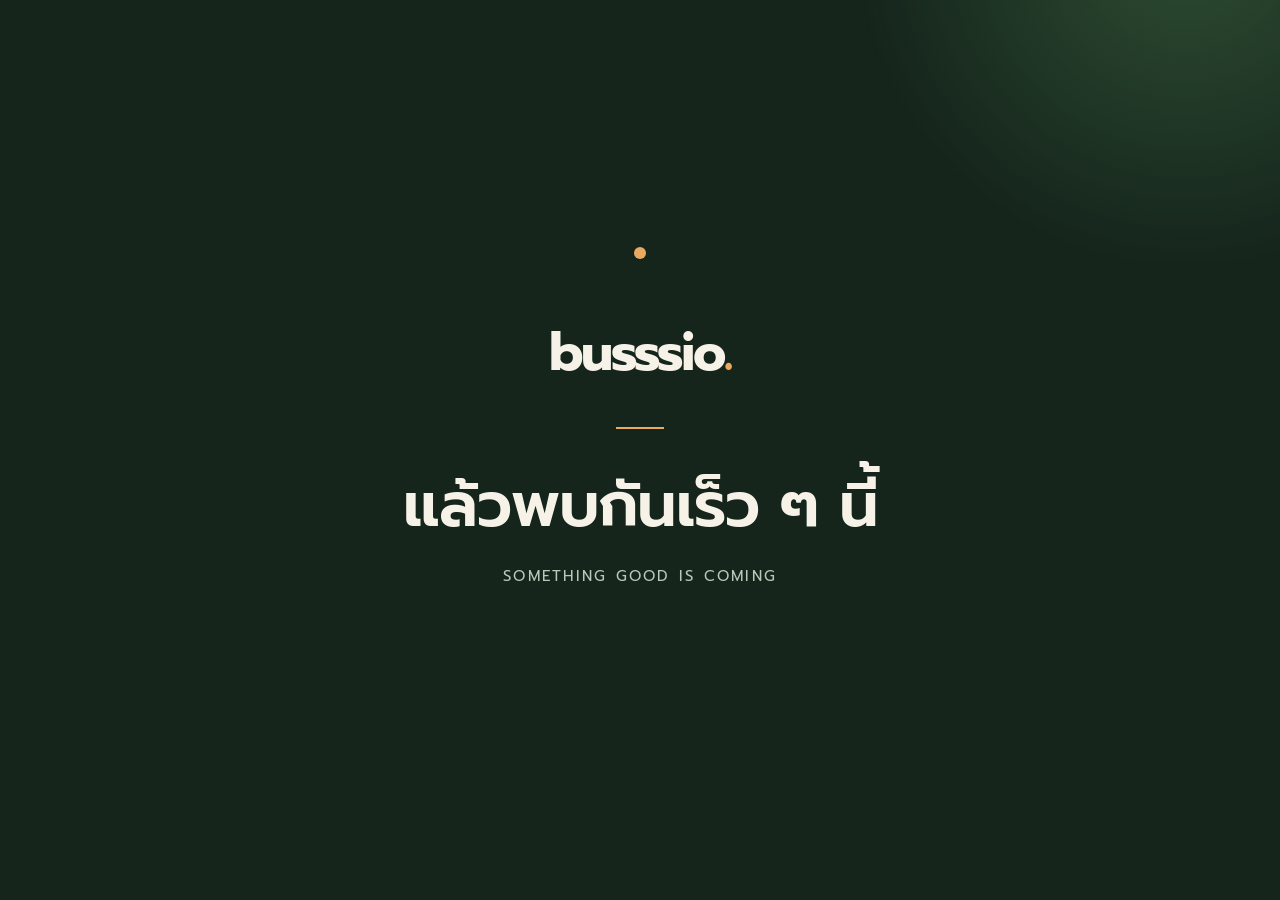
<file: index.html>
<!doctype html><html lang="th"><head><script>if(location.hostname === 'bussarin-portfolio.vercel.app' && location.pathname === '/') location.replace('/portfolio/');</script><meta charset="utf-8"><meta name="viewport" content="width=device-width,initial-scale=1"><title>busssio. — Coming Soon</title><meta name="description" content="busssio. แล้วพบกันเร็ว ๆ นี้"><link rel="preconnect" href="https://fonts.googleapis.com"><link rel="preconnect" href="https://fonts.gstatic.com" crossorigin><link href="https://fonts.googleapis.com/css2?family=Prompt:wght@400;500;600;700&display=swap" rel="stylesheet"><style>*{box-sizing:border-box}body{margin:0;min-height:100svh;display:grid;place-items:center;background:#15251c;color:#f6f2e8;font-family:Prompt,system-ui,sans-serif;overflow:hidden}body:before{content:"";position:fixed;width:65vw;height:65vw;max-width:700px;max-height:700px;background:radial-gradient(circle,#426c45 0%,transparent 67%);top:-32vw;right:-20vw;opacity:.55;pointer-events:none}.wrap{text-align:center;padding:36px;position:relative}.logo{font-weight:700;font-size:clamp(34px,5vw,52px);letter-spacing:-2px}.logo span{color:#e9a95e}.line{height:2px;width:48px;background:#e9a95e;margin:35px auto}.soon{font-size:clamp(29px,5vw,62px);line-height:1.35;letter-spacing:-1px;font-weight:600;margin:0 0 18px}.subtitle{font-size:15px;letter-spacing:.15em;color:#b9c9b9;margin:0}.orb{position:absolute;width:12px;height:12px;border-radius:50%;background:#e9a95e;top:-30px;left:calc(50% - 6px);animation:float 3s ease-in-out infinite}@keyframes float{50%{transform:translateY(-14px)}}@media(prefers-reduced-motion:reduce){.orb{animation:none}}</style></head><body><main class="wrap"><div class="orb"></div><div class="logo">busssio<span>.</span></div><div class="line"></div><h1 class="soon">แล้วพบกันเร็ว ๆ นี้</h1><p class="subtitle">SOMETHING GOOD IS COMING</p></main></body></html>
</file>
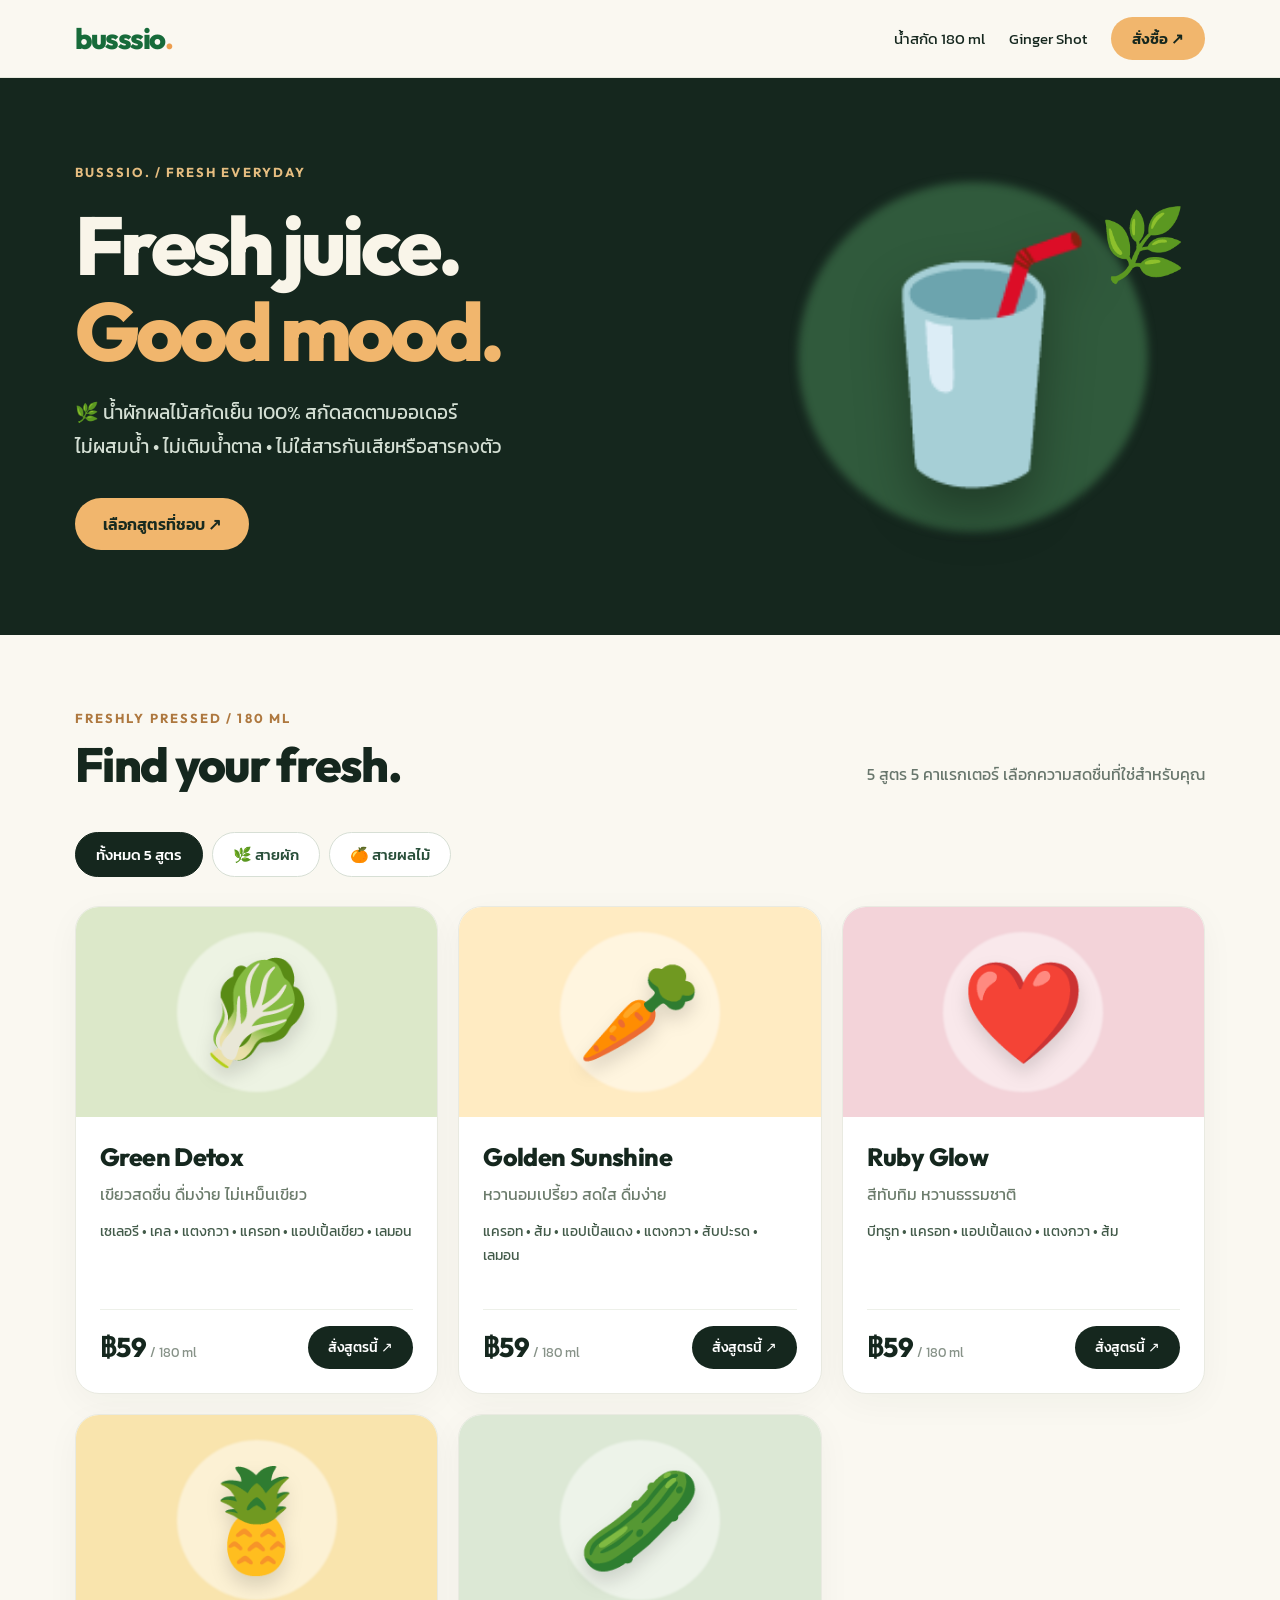
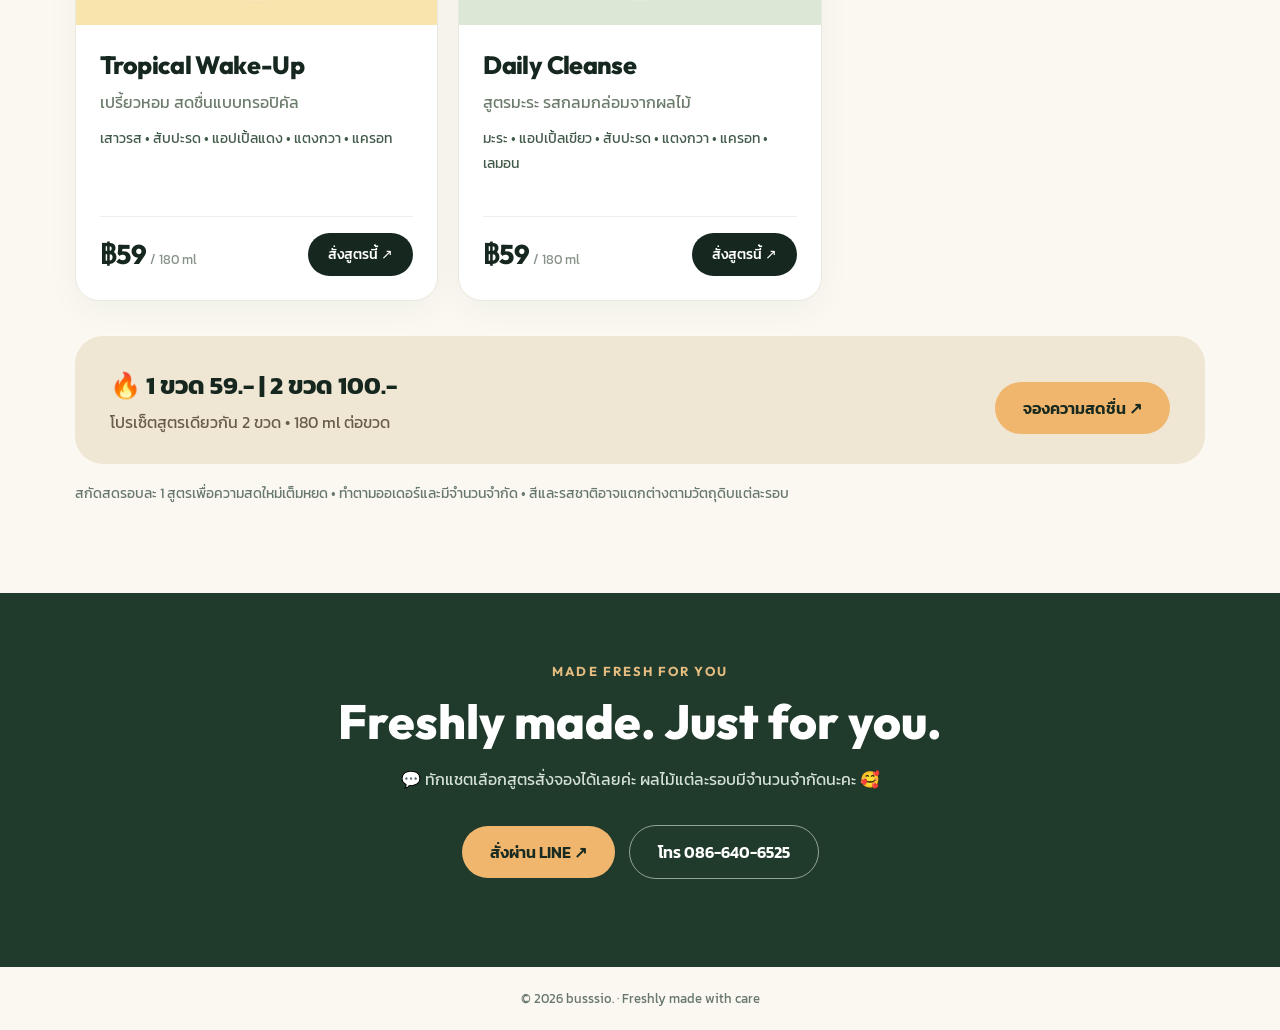
<file: cold-pressed/index.html>
<!doctype html><html lang="th"><head><meta charset="utf-8"><meta name="viewport" content="width=device-width,initial-scale=1"><title>Cold Pressed Juice | busssio.</title><meta name="description" content="น้ำผักผลไม้สกัดเย็น 100% จาก busssio. สกัดสดตามออเดอร์ ขนาด 180 ml 59 บาท 2 ขวด 100 บาท"><link href="https://fonts.googleapis.com/css2?family=Kanit:wght@300;400;500;600;700&family=Outfit:wght@400;500;600;700;800;900&display=swap" rel="stylesheet"><style>:root{--dark:#15271e;--green:#284e39;--cream:#faf8f1;--orange:#f1b66d;--muted:#68766c}*{box-sizing:border-box}html{scroll-behavior:smooth}body{margin:0;background:var(--cream);color:var(--dark);font-family:Kanit,sans-serif;font-weight:400}a{text-decoration:none;color:inherit}header{position:sticky;top:0;z-index:20;background:#faf8f1eb;backdrop-filter:blur(18px);border-bottom:1px solid #e6e9de}.nav{max-width:1180px;margin:auto;display:flex;align-items:center;justify-content:space-between;gap:16px;padding:17px 25px}.brand{font:800 29px Outfit,sans-serif;letter-spacing:-1.5px;color:#176b3a}.brand span{color:#ed9e4f}.links{display:flex;gap:24px;font-size:15px;align-items:center}.links a:hover{color:#c7782f}.pill{background:var(--orange);padding:10px 21px;border-radius:99px;font-weight:600}.hero{background:var(--dark);color:#f9f5e9;overflow:hidden}.hero-inner{max-width:1180px;margin:auto;padding:86px 25px 85px;display:grid;grid-template-columns:1.15fr .85fr;align-items:center;gap:40px}.eyebrow{color:#e5bd80;letter-spacing:.16em;font:700 13px Outfit,sans-serif;text-transform:uppercase}.hero h1{font:800 clamp(48px,6.4vw,88px)/1.05 Outfit,Kanit,sans-serif;letter-spacing:-.05em;margin:22px 0}.hero h1 em{font-style:normal;color:var(--orange)}.hero p{font-size:19px;color:#d4dfd4;line-height:1.8;max-width:620px}.hero-art{position:relative;display:grid;place-items:center;min-height:330px}.hero-art:before{content:"";position:absolute;width:350px;height:350px;border-radius:50%;background:#305a3c;filter:blur(4px)}.hero-art .glass{font-size:clamp(125px,18vw,250px);position:relative;animation:float 5s ease-in-out infinite;filter:drop-shadow(0 25px 25px #0005)}.hero-art .leaf{position:absolute;font-size:70px;right:4%;top:2%;animation:float 6s ease-in-out infinite reverse}.btn{display:inline-flex;background:var(--orange);color:#192b20;border-radius:99px;padding:14px 28px;font-weight:600;margin-top:15px;transition:transform .2s}.btn:hover{transform:translateY(-3px)}.wrap{max-width:1180px;margin:auto;padding:75px 25px}.section-head{display:flex;align-items:end;justify-content:space-between;gap:20px;margin-bottom:30px}.section-head h2{font:800 clamp(30px,4vw,48px) Outfit,Kanit,sans-serif;letter-spacing:-.035em;margin:8px 0}.section-head p{color:var(--muted);max-width:380px}.filters{display:flex;flex-wrap:wrap;gap:9px;margin-bottom:29px}.filter{border:1px solid #d7dfd5;border-radius:99px;background:white;color:var(--green);padding:10px 20px;font:500 15px Kanit;cursor:pointer}.filter[aria-pressed=true]{background:var(--dark);color:white;border-color:var(--dark)}.grid{display:grid;grid-template-columns:repeat(3,minmax(0,1fr));gap:20px}.card{background:white;border:1px solid #e9eae1;border-radius:24px;overflow:hidden;box-shadow:0 9px 35px #1c34200a;transition:transform .25s,box-shadow .25s}.card:hover{transform:translateY(-5px);box-shadow:0 18px 42px #1c342020}.art{height:210px;display:grid;place-items:center;position:relative;overflow:hidden}.art:before{content:"";width:160px;height:160px;position:absolute;background:#ffffff7a;border-radius:50%;filter:blur(1px)}.art span{position:relative;font-size:100px;filter:drop-shadow(0 10px 9px #0002)}.art.green{background:#dce8c9}.art.gold{background:#ffebc2}.art.ruby{background:#f3d3d9}.art.tropical{background:#f9e4ad}.art.cleanse{background:#dce8d5}.card-body{padding:24px}.card h3{font:800 25px Outfit,sans-serif;letter-spacing:-.025em;margin:0 0 8px}.card .desc{color:#6c7c6c;margin:0 0 12px;line-height:1.65}.ingredients{font-size:14px;color:#425a49;line-height:1.75;min-height:72px}.price-row{display:flex;align-items:center;justify-content:space-between;border-top:1px solid #edf0e9;padding-top:16px;margin-top:17px}.price-row strong{font:800 27px Outfit,sans-serif}.price-row small{color:#879288;font-size:13px}.order{border:0;background:var(--dark);color:white;border-radius:99px;padding:11px 20px;font:500 14px Kanit;cursor:pointer}.order:hover{background:#316044}.offer{background:#f0e6d4;border-radius:28px;padding:30px 35px;display:flex;justify-content:space-between;align-items:center;gap:20px;margin-top:35px}.offer strong{font-size:25px}.offer p{margin:6px 0 0;color:#675b4a}.note{font-size:14px;color:#68786c;margin-top:19px}.contact{background:#203a2b;color:white;text-align:center;padding:70px 25px}.contact h2{font:800 clamp(32px,4vw,48px) Outfit,Kanit,sans-serif;margin:12px 0}.contact p{color:#d4e1d5}.contact .btn{margin:18px 7px}.contact .secondary{background:transparent;border:1px solid #91a698;color:white}footer{text-align:center;padding:22px;color:#68776b;font-size:13px}.hidden{display:none!important}@keyframes float{50%{transform:translateY(-14px)}}@media(max-width:850px){.grid{grid-template-columns:repeat(2,1fr)}.hero-inner{grid-template-columns:1fr 220px}.hero-art{min-height:220px}.hero-art:before{width:230px;height:230px}}@media(max-width:620px){.nav{padding:15px 18px}.links{gap:12px;font-size:13px}.links .hide-mobile{display:none}.hero-inner{grid-template-columns:1fr;padding:64px 22px 38px;gap:0}.hero-art{min-height:185px}.hero-art:before{width:180px;height:180px}.hero-art .glass{font-size:155px}.hero-art .leaf{font-size:50px;right:24%}.hero p{font-size:16px}.wrap{padding:52px 18px}.grid{grid-template-columns:1fr}.section-head{display:block}.offer{display:block;padding:26px}.offer strong{font-size:23px}.offer .btn{margin-top:17px}}@media(prefers-reduced-motion:reduce){.hero-art *{animation:none}.card,.btn{transition:none}}</style></head><body><header><div class="nav"><a class="brand" href="/">busssio<span>.</span></a><nav class="links" aria-label="เมนูหลัก"><a href="/cold-pressed/" aria-current="page">น้ำสกัด 180 ml</a><a href="/morning-fresh/">Ginger Shot</a><a class="hide-mobile pill" href="#contact">สั่งซื้อ ↗</a></nav></div></header><main><section class="hero"><div class="hero-inner"><div><div class="eyebrow">busssio. / fresh everyday</div><h1>Fresh juice.<br><em>Good mood.</em></h1><p>🌿 น้ำผักผลไม้สกัดเย็น 100% สกัดสดตามออเดอร์<br>ไม่ผสมน้ำ • ไม่เติมน้ำตาล • ไม่ใส่สารกันเสียหรือสารคงตัว</p><a class="btn" href="#flavors">เลือกสูตรที่ชอบ ↗</a></div><div class="hero-art" aria-hidden="true"><span class="glass">🥤</span><span class="leaf">🌿</span></div></div></section><section class="wrap" id="flavors"><div class="section-head"><div><div class="eyebrow" style="color:#ae783f">FRESHLY PRESSED / 180 ML</div><h2>Find your fresh.</h2></div><p>5 สูตร 5 คาแรกเตอร์ เลือกความสดชื่นที่ใช่สำหรับคุณ</p></div><div class="filters" role="group" aria-label="กรองสูตรน้ำสกัด"><button class="filter" data-filter="all" aria-pressed="true">ทั้งหมด 5 สูตร</button><button class="filter" data-filter="green" aria-pressed="false">🌿 สายผัก</button><button class="filter" data-filter="fruit" aria-pressed="false">🍊 สายผลไม้</button></div><div class="grid"><article class="card" data-category="green"><div class="art green"><span>🥬</span></div><div class="card-body"><h3>Green Detox</h3><p class="desc">เขียวสดชื่น ดื่มง่าย ไม่เหม็นเขียว</p><div class="ingredients">เซเลอรี • เคล • แตงกวา • แครอท • แอปเปิ้ลเขียว • เลมอน</div><div class="price-row"><div><strong>฿59</strong><small> / 180 ml</small></div><button class="order" data-name="Green Detox">สั่งสูตรนี้ ↗</button></div></div></article><article class="card" data-category="fruit"><div class="art gold"><span>🥕</span></div><div class="card-body"><h3>Golden Sunshine</h3><p class="desc">หวานอมเปรี้ยว สดใส ดื่มง่าย</p><div class="ingredients">แครอท • ส้ม • แอปเปิ้ลแดง • แตงกวา • สับปะรด • เลมอน</div><div class="price-row"><div><strong>฿59</strong><small> / 180 ml</small></div><button class="order" data-name="Golden Sunshine">สั่งสูตรนี้ ↗</button></div></div></article><article class="card" data-category="fruit"><div class="art ruby"><span>❤️</span></div><div class="card-body"><h3>Ruby Glow</h3><p class="desc">สีทับทิม หวานธรรมชาติ</p><div class="ingredients">บีทรูท • แครอท • แอปเปิ้ลแดง • แตงกวา • ส้ม</div><div class="price-row"><div><strong>฿59</strong><small> / 180 ml</small></div><button class="order" data-name="Ruby Glow">สั่งสูตรนี้ ↗</button></div></div></article><article class="card" data-category="fruit"><div class="art tropical"><span>🍍</span></div><div class="card-body"><h3>Tropical Wake-Up</h3><p class="desc">เปรี้ยวหอม สดชื่นแบบทรอปิคัล</p><div class="ingredients">เสาวรส • สับปะรด • แอปเปิ้ลแดง • แตงกวา • แครอท</div><div class="price-row"><div><strong>฿59</strong><small> / 180 ml</small></div><button class="order" data-name="Tropical Wake-Up">สั่งสูตรนี้ ↗</button></div></div></article><article class="card" data-category="green"><div class="art cleanse"><span>🥒</span></div><div class="card-body"><h3>Daily Cleanse</h3><p class="desc">สูตรมะระ รสกลมกล่อมจากผลไม้</p><div class="ingredients">มะระ • แอปเปิ้ลเขียว • สับปะรด • แตงกวา • แครอท • เลมอน</div><div class="price-row"><div><strong>฿59</strong><small> / 180 ml</small></div><button class="order" data-name="Daily Cleanse">สั่งสูตรนี้ ↗</button></div></div></article></div><div class="offer"><div><strong>🔥 1 ขวด 59.- | 2 ขวด 100.-</strong><p>โปรเซ็ตสูตรเดียวกัน 2 ขวด • 180 ml ต่อขวด</p></div><a class="btn" href="#contact">จองความสดชื่น ↗</a></div><p class="note">สกัดสดรอบละ 1 สูตรเพื่อความสดใหม่เต็มหยด • ทำตามออเดอร์และมีจำนวนจำกัด • สีและรสชาติอาจแตกต่างตามวัตถุดิบแต่ละรอบ</p></section><section class="contact" id="contact"><div class="eyebrow">MADE FRESH FOR YOU</div><h2>Freshly made. Just for you.</h2><p>💬 ทักแชตเลือกสูตรสั่งจองได้เลยค่ะ ผลไม้แต่ละรอบมีจำนวนจำกัดนะคะ 🥰</p><a class="btn" href="https://line.me/ti/p/SfuHntLKOB" target="_blank" rel="noopener">สั่งผ่าน LINE ↗</a><a class="btn secondary" href="tel:0866406525">โทร 086-640-6525</a></section></main><footer>© 2026 busssio. · Freshly made with care</footer><script>document.querySelectorAll('.filter').forEach(b=>b.addEventListener('click',()=>{document.querySelectorAll('.filter').forEach(x=>x.setAttribute('aria-pressed',String(x===b)));document.querySelectorAll('.card').forEach(c=>c.classList.toggle('hidden',b.dataset.filter!=='all'&&c.dataset.category!==b.dataset.filter))}));document.querySelectorAll('.order').forEach(b=>b.addEventListener('click',()=>{const name=b.dataset.name;const text='สวัสดีค่ะ สนใจสั่งน้ำสกัดสูตร '+name+' ขนาด 180 ml ค่ะ';navigator.clipboard?.writeText(text).catch(()=>{});window.open('https://line.me/ti/p/SfuHntLKOB','_blank','noopener')}));</script></body></html>
</file>
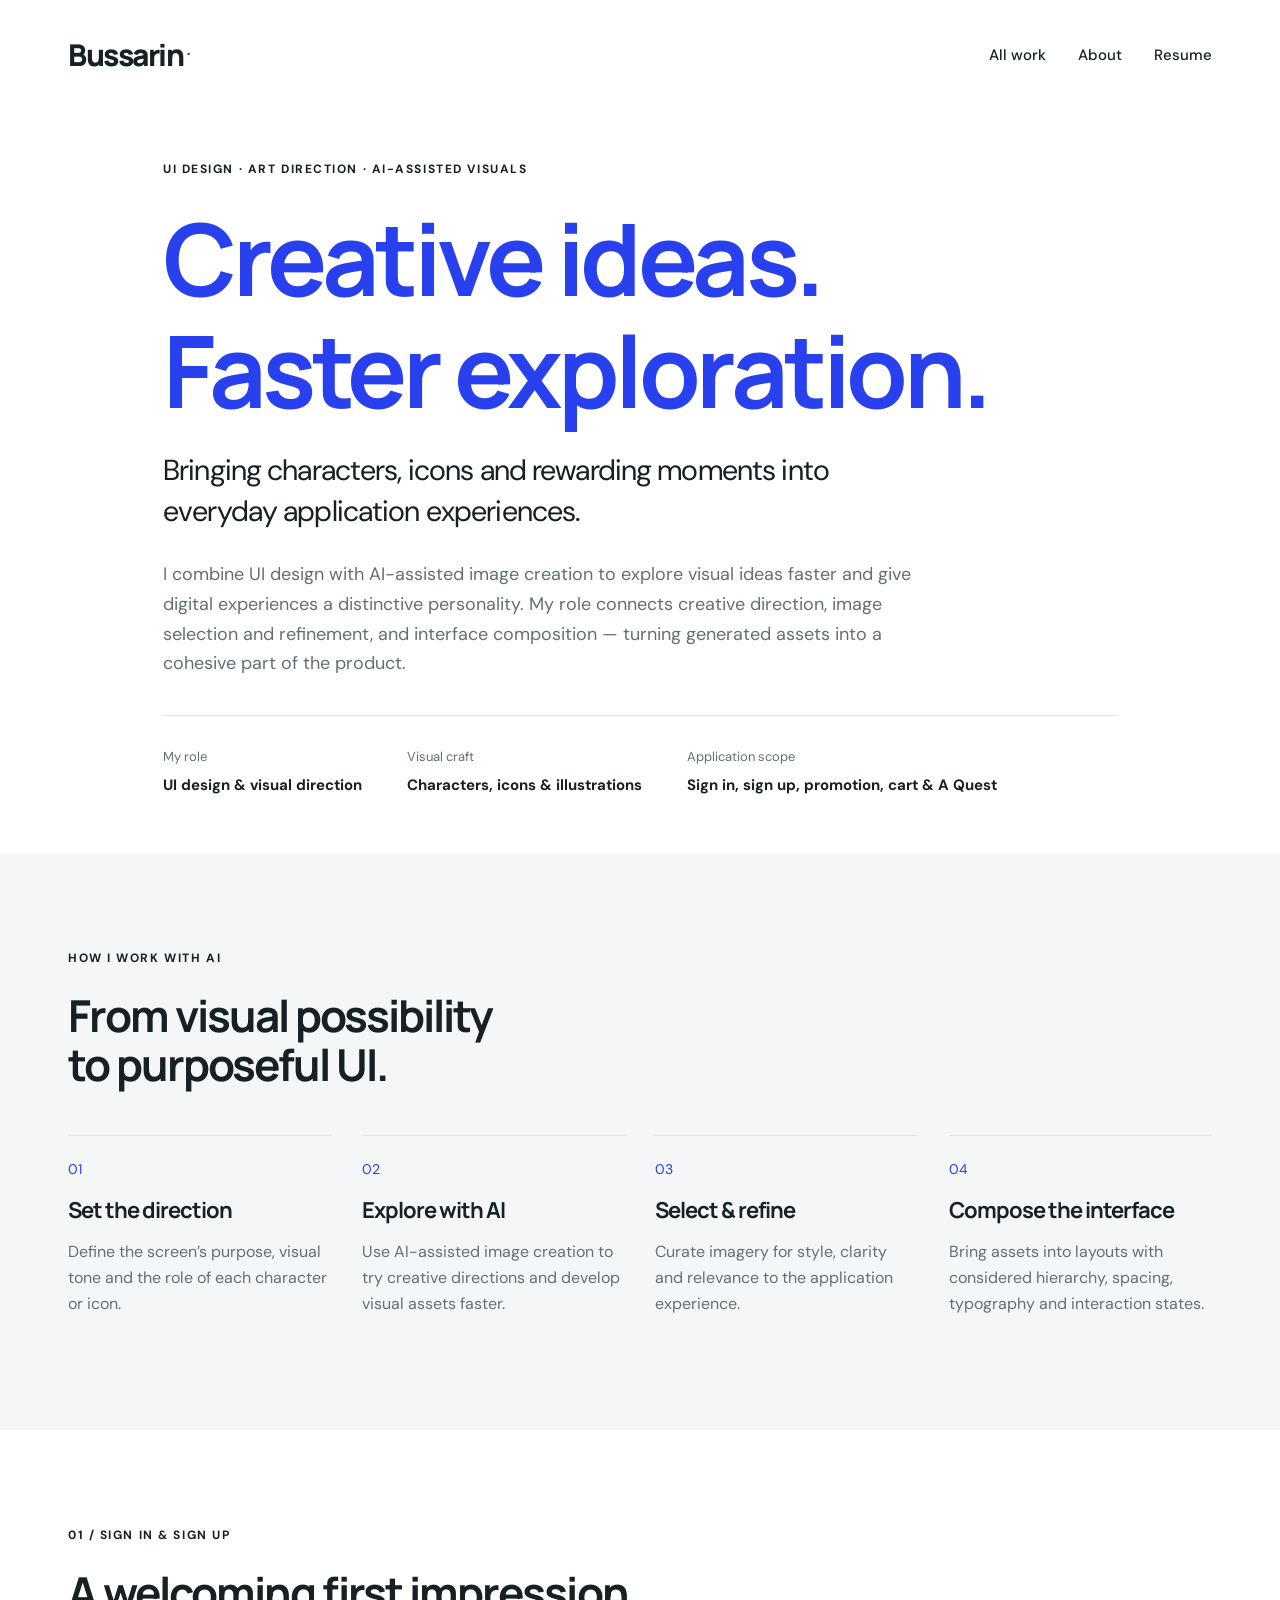
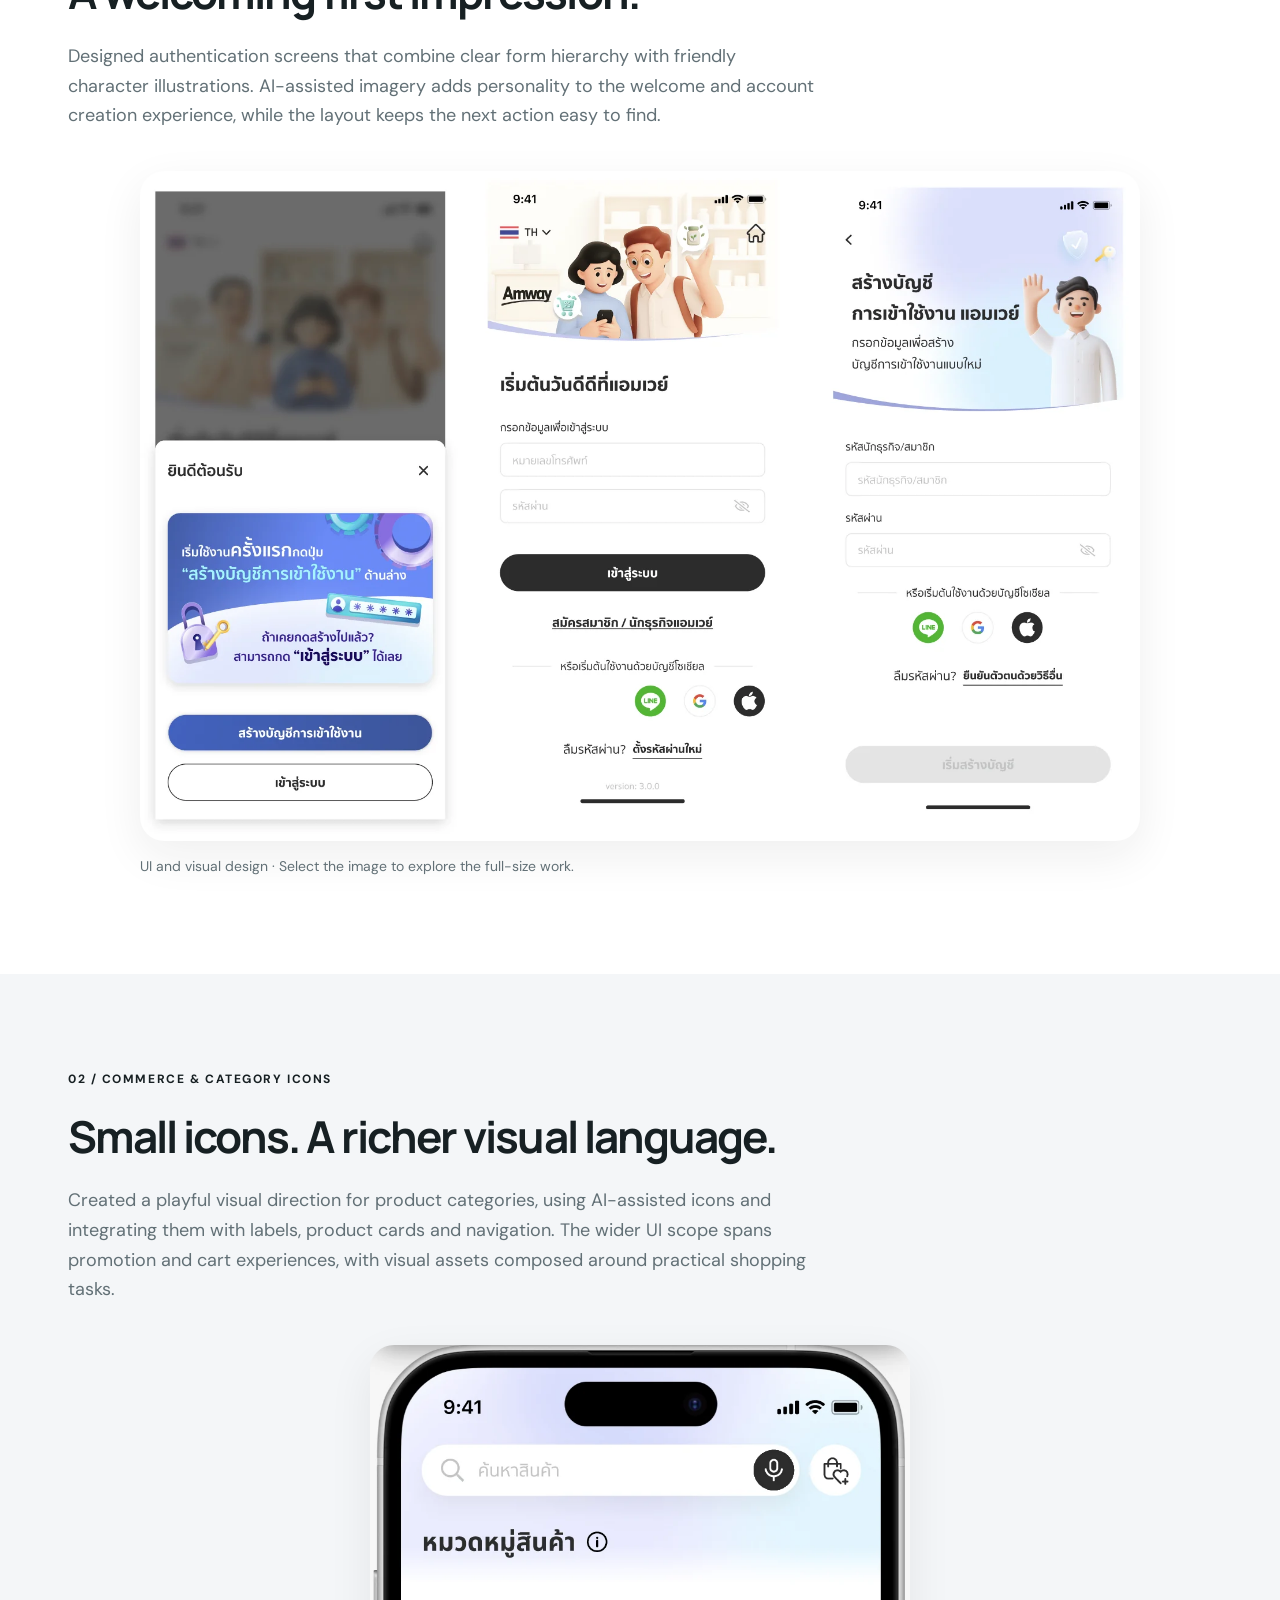
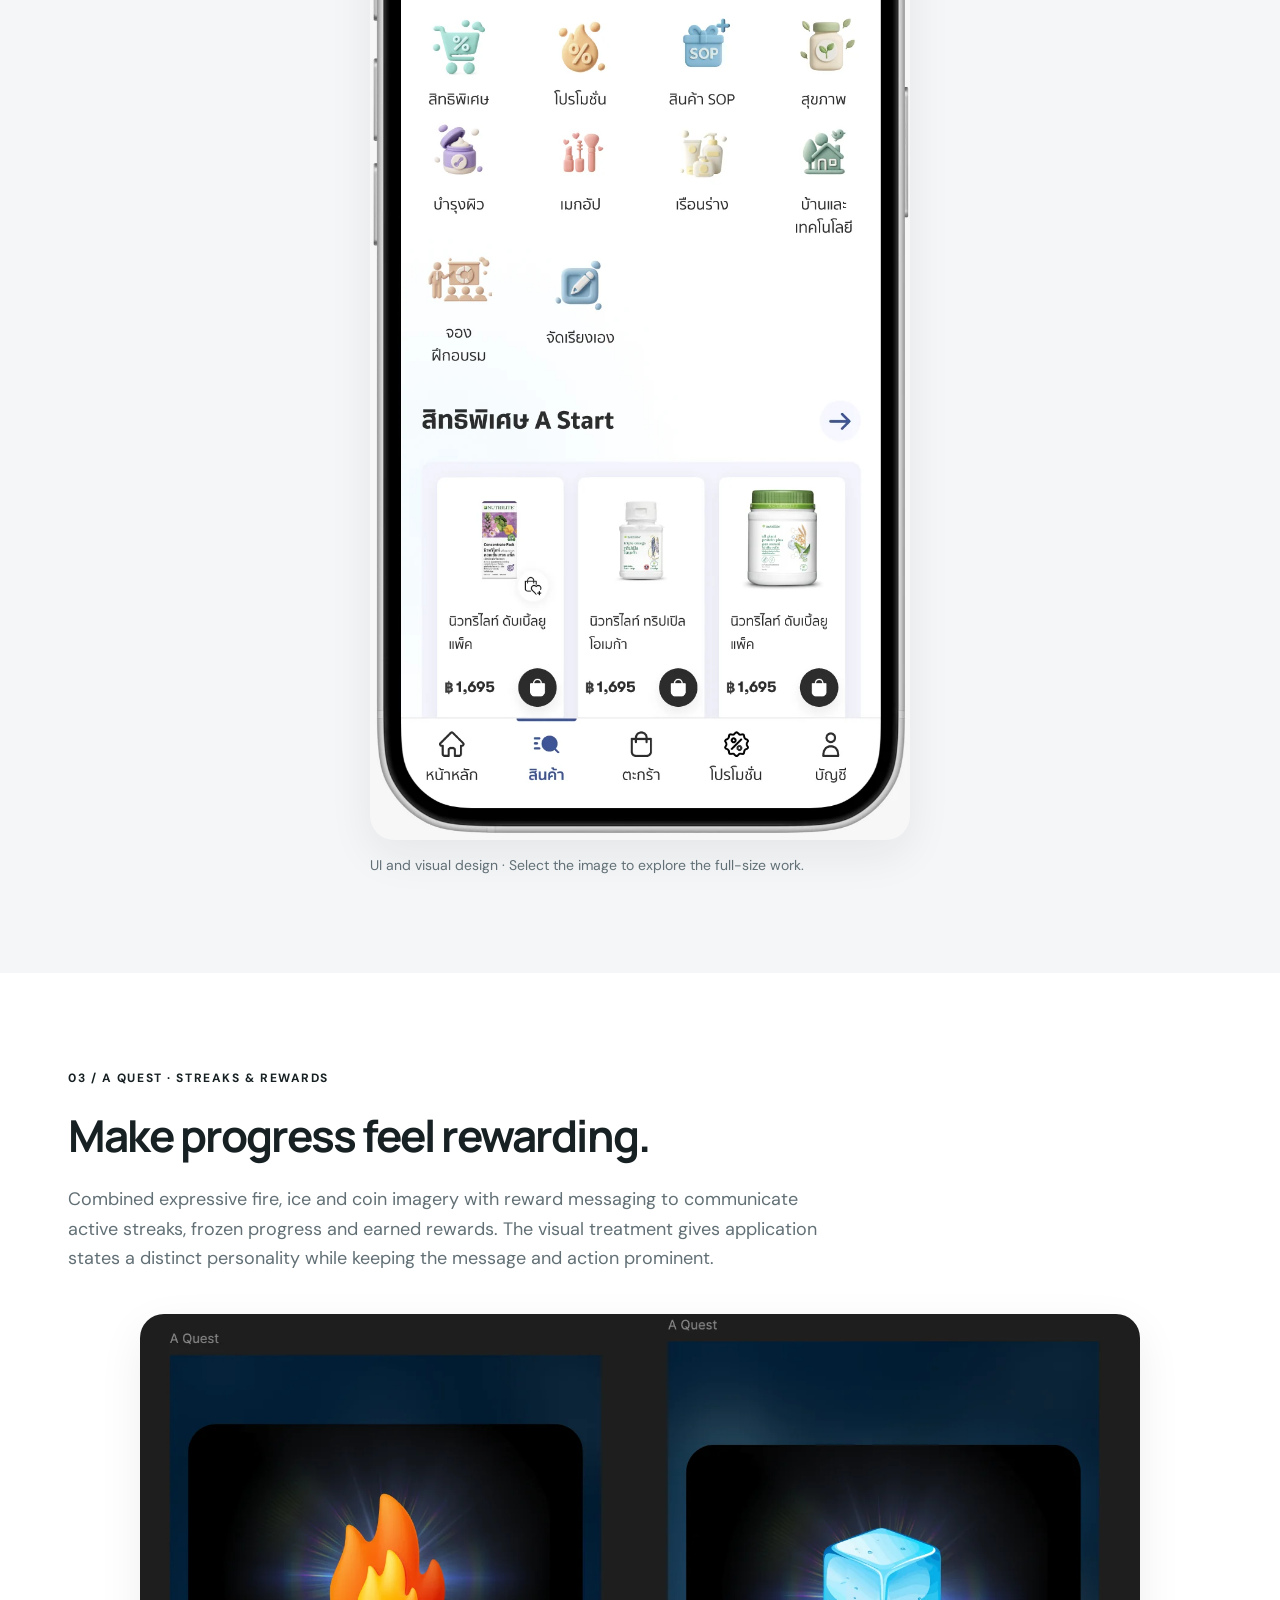
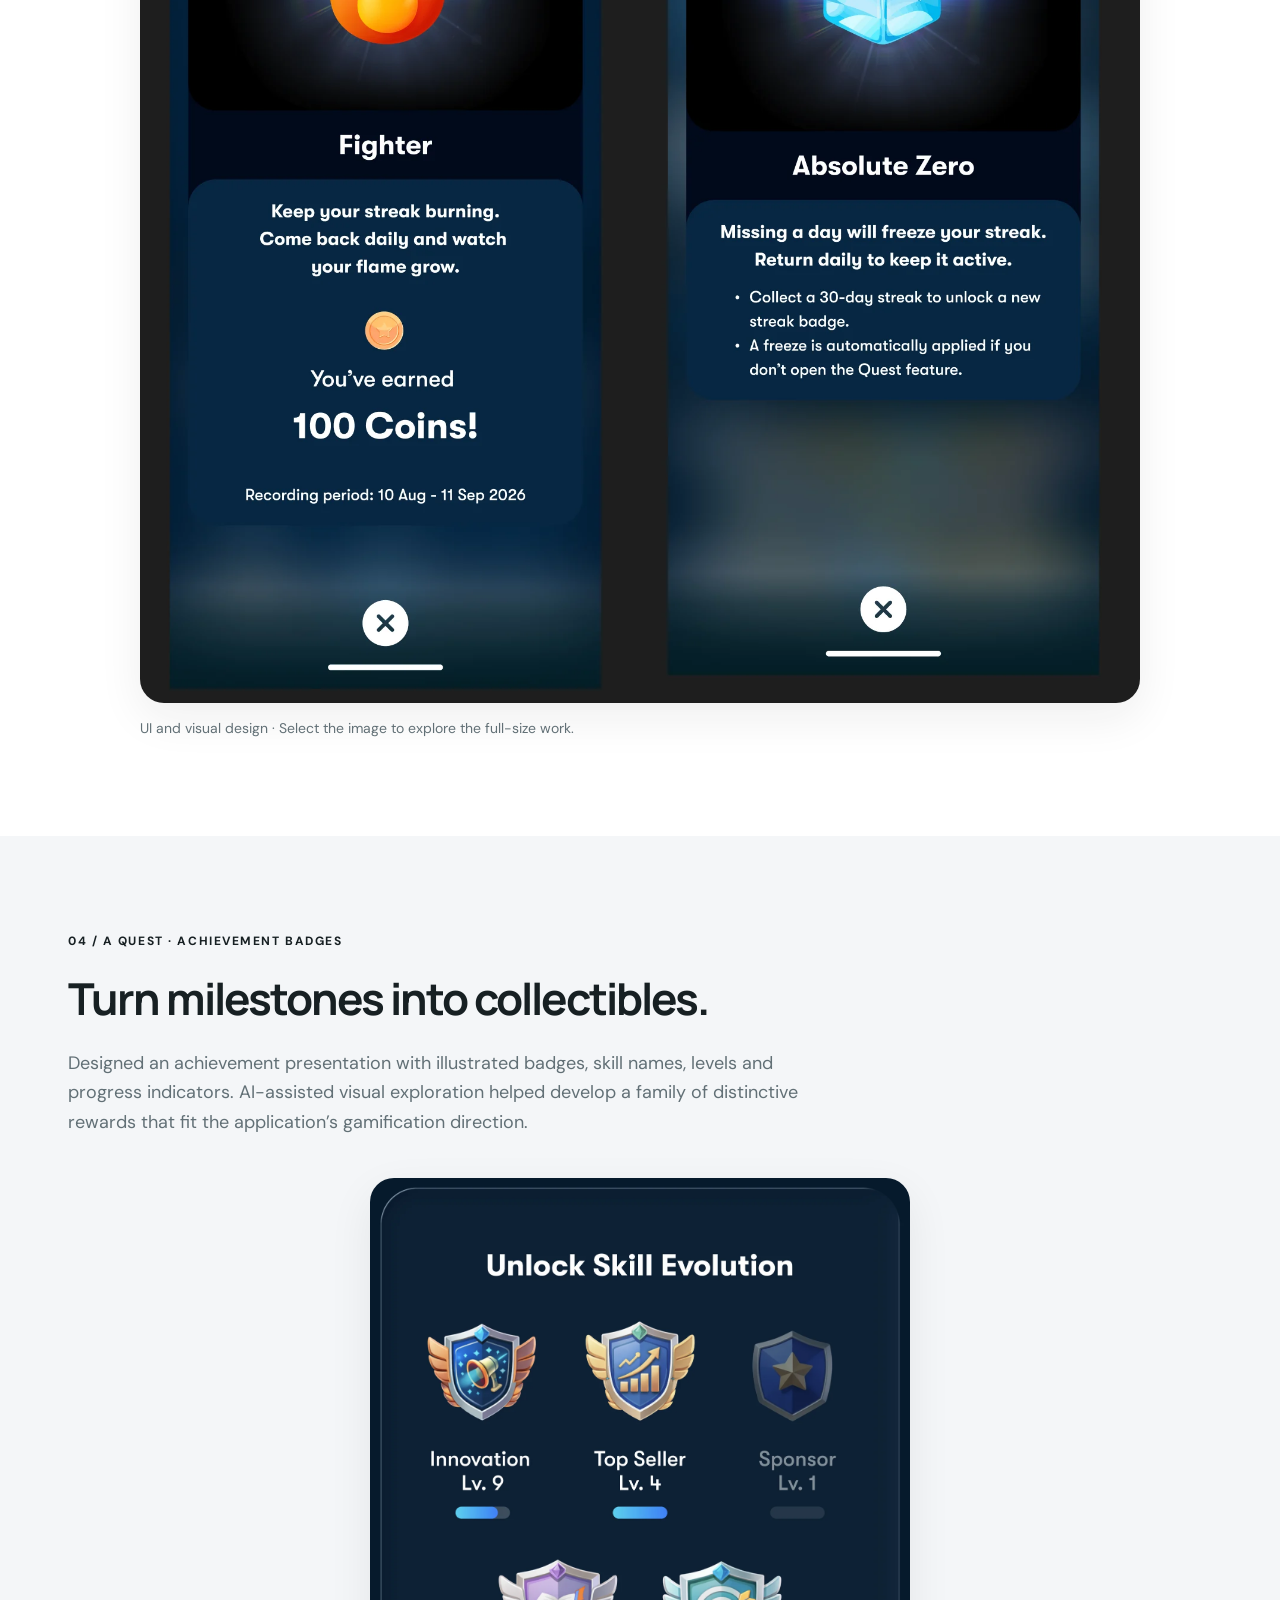
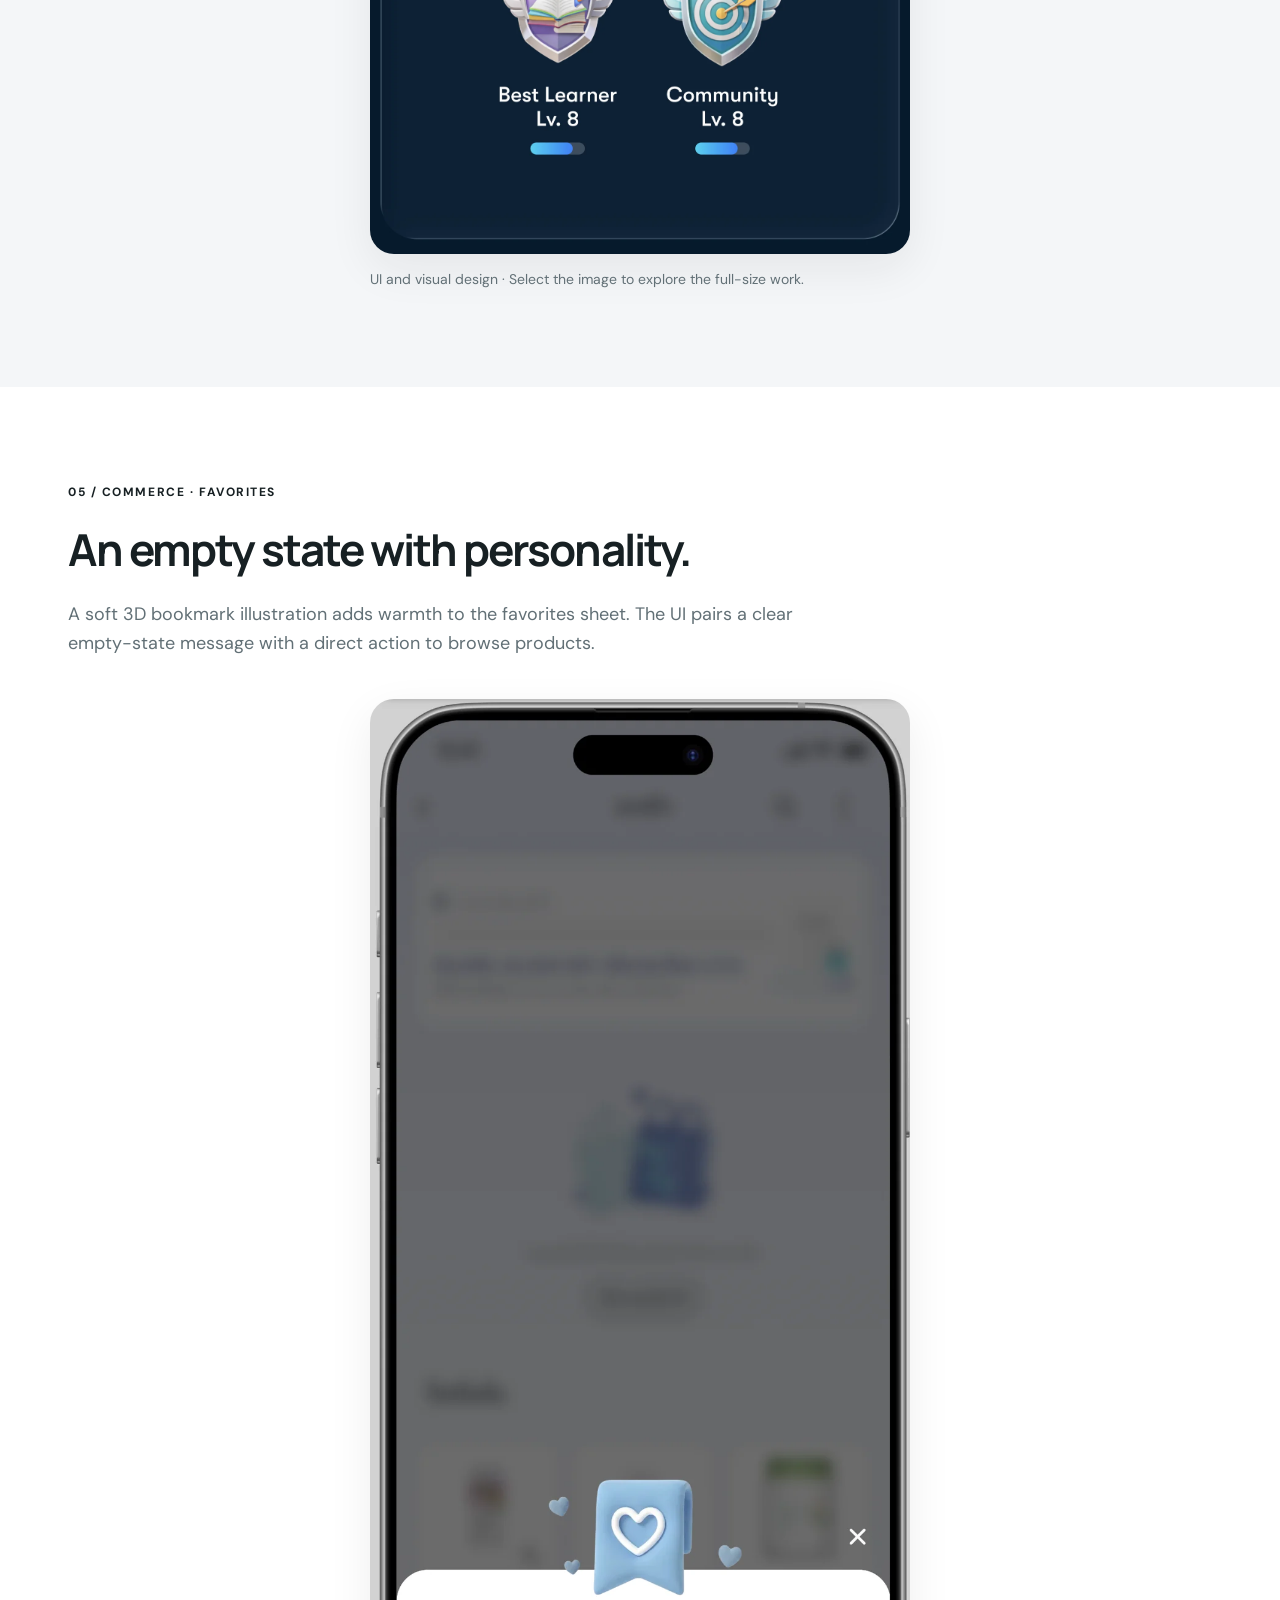
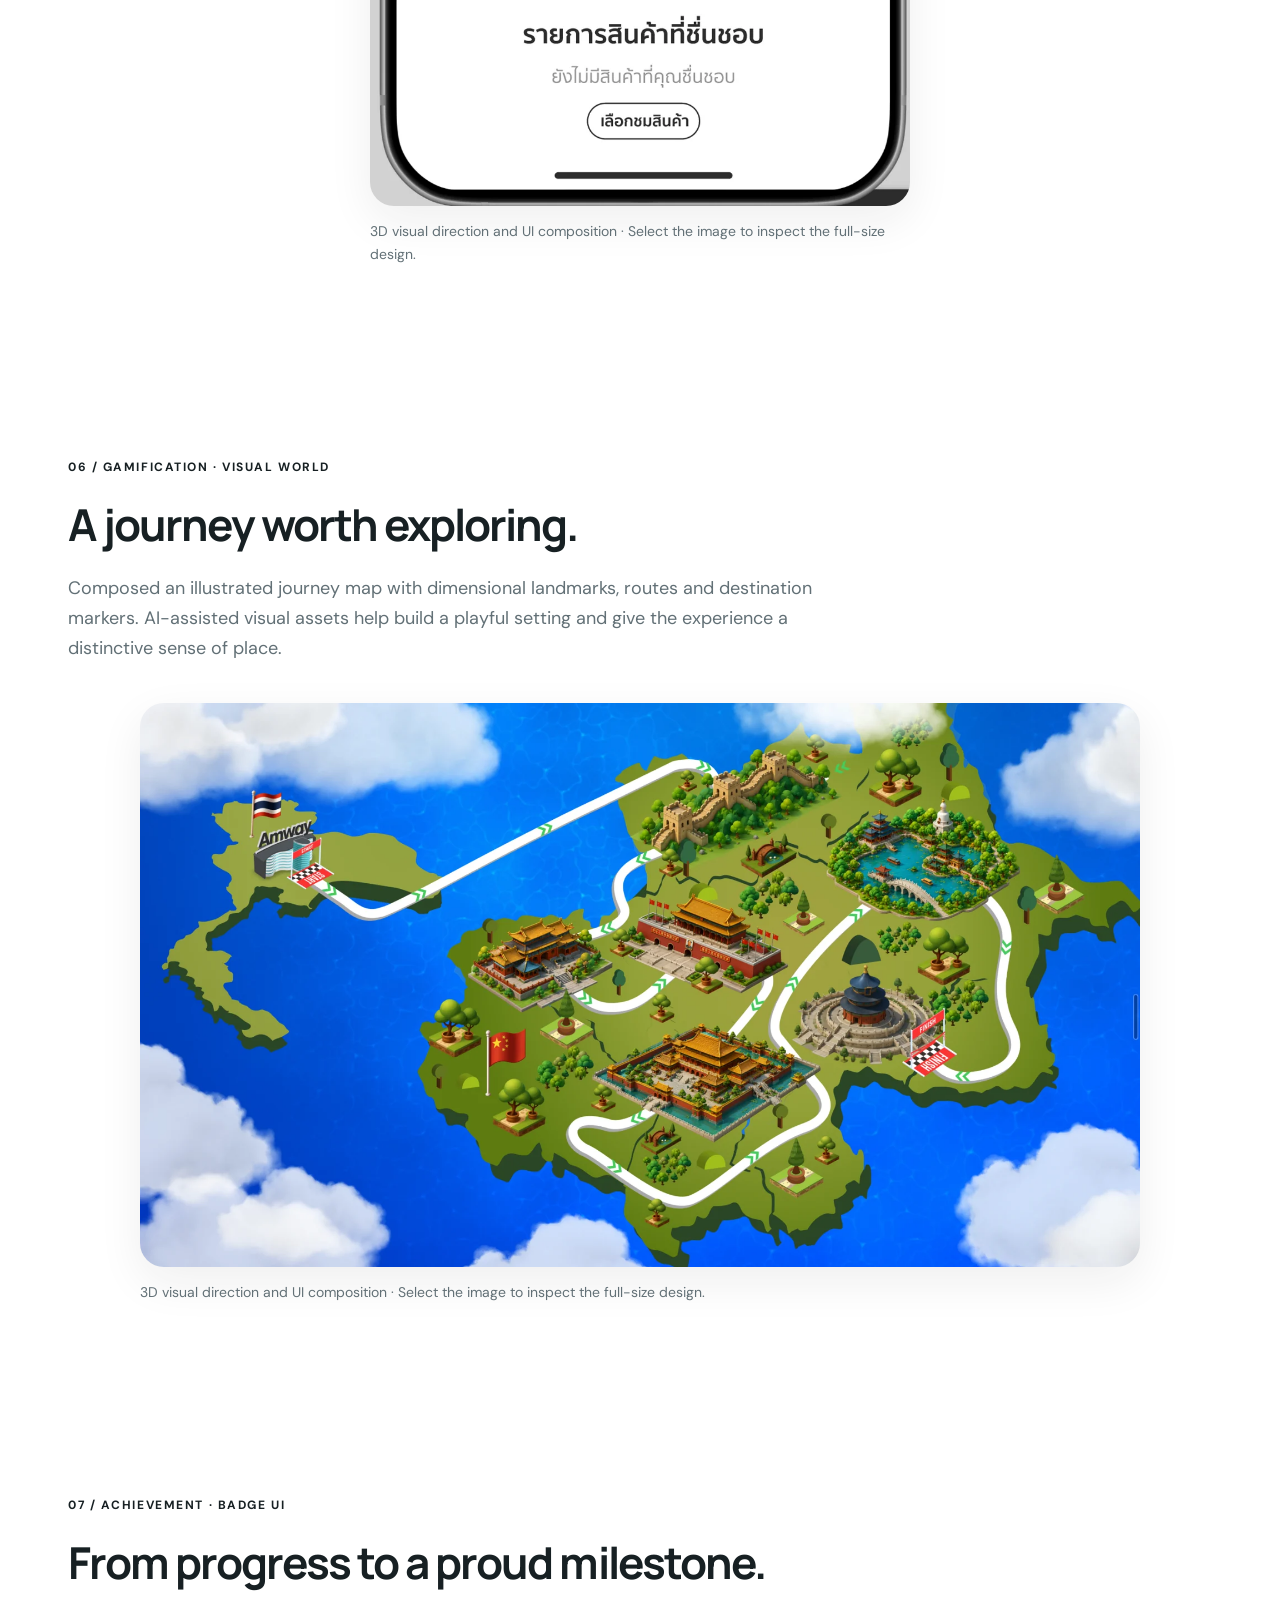
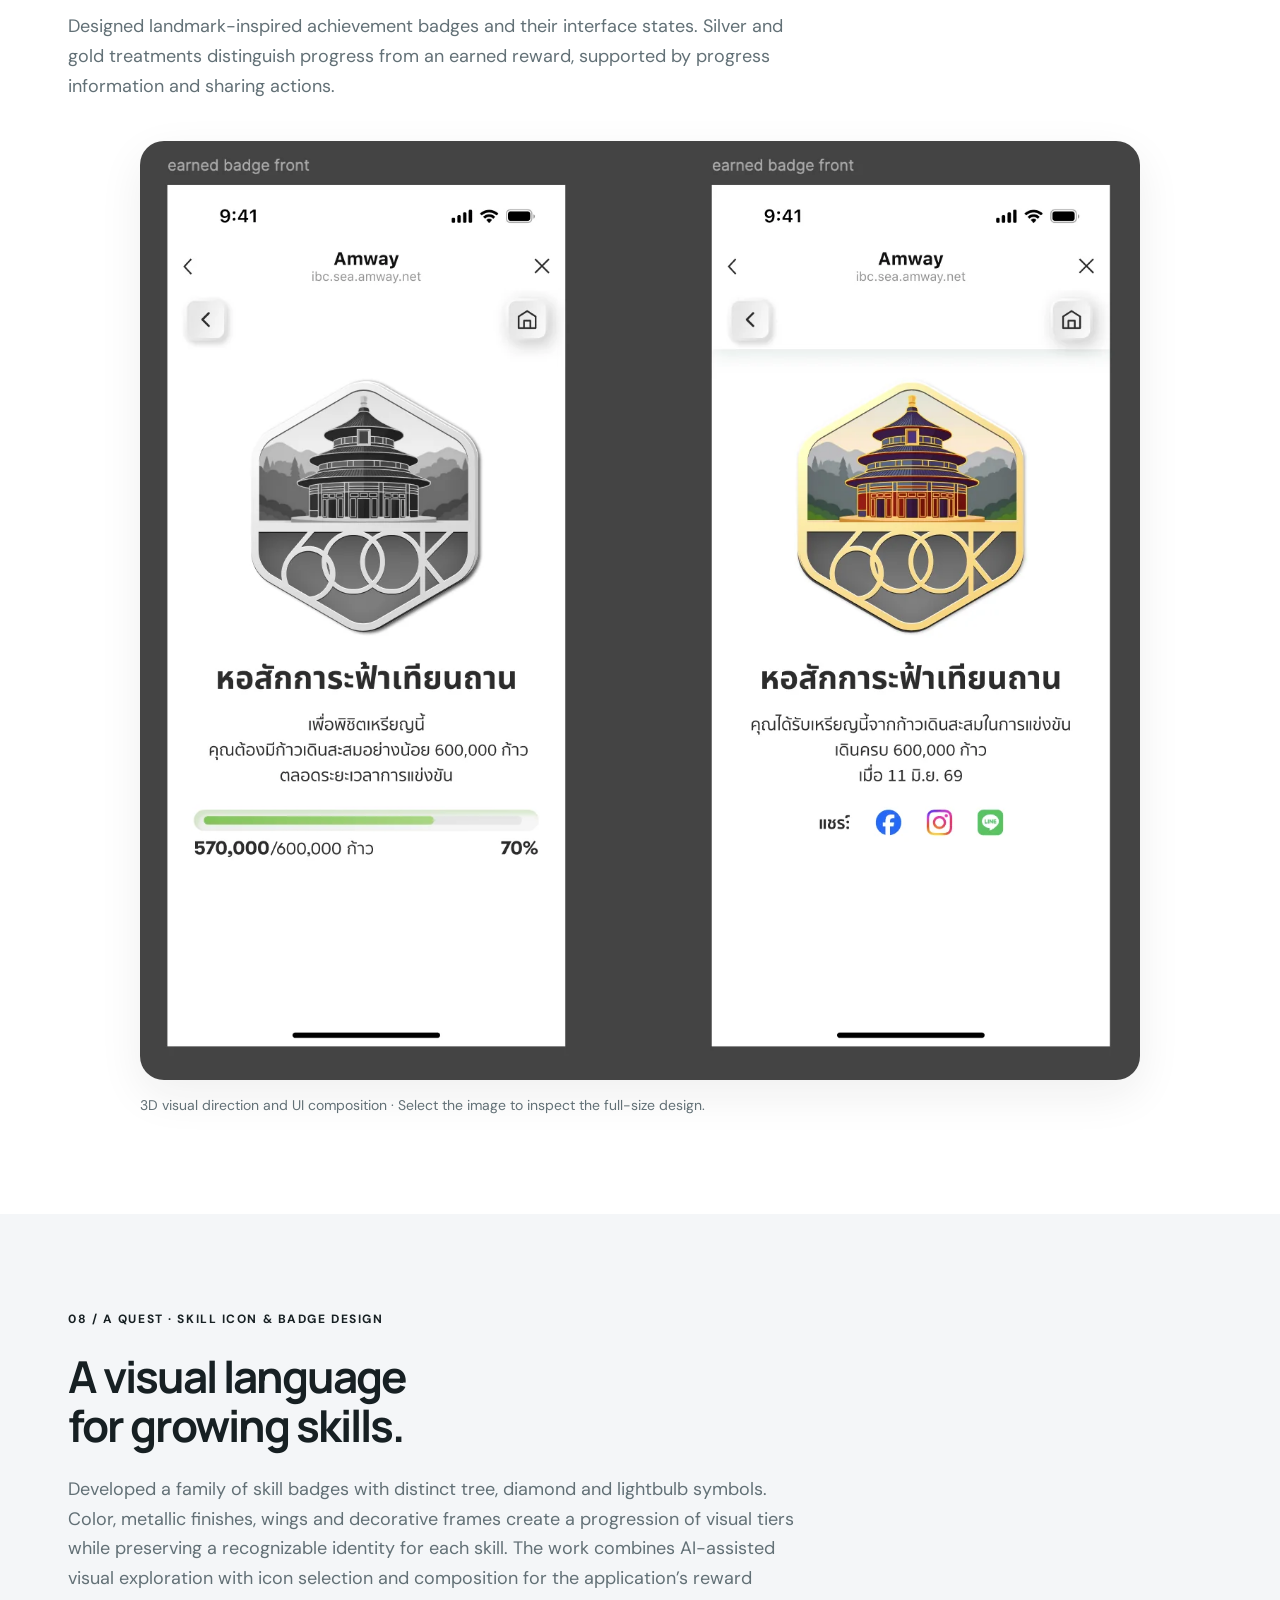
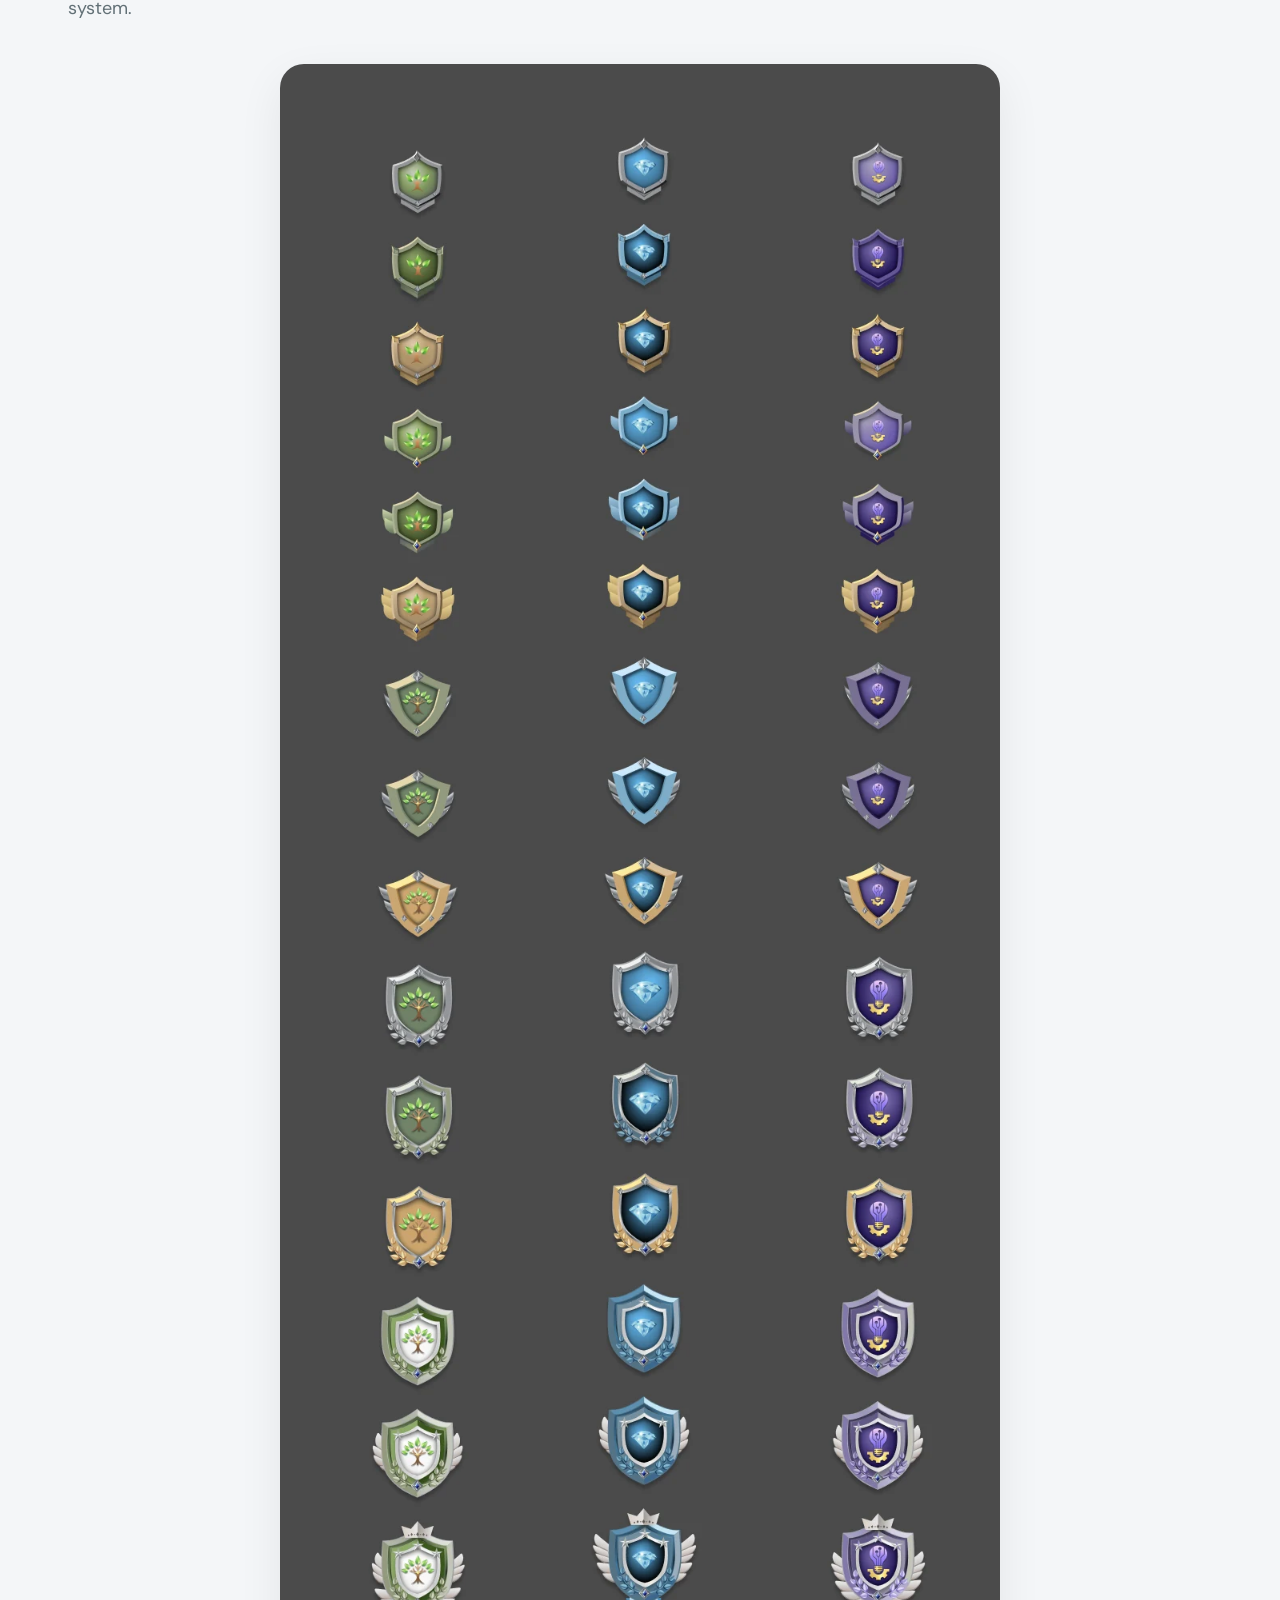
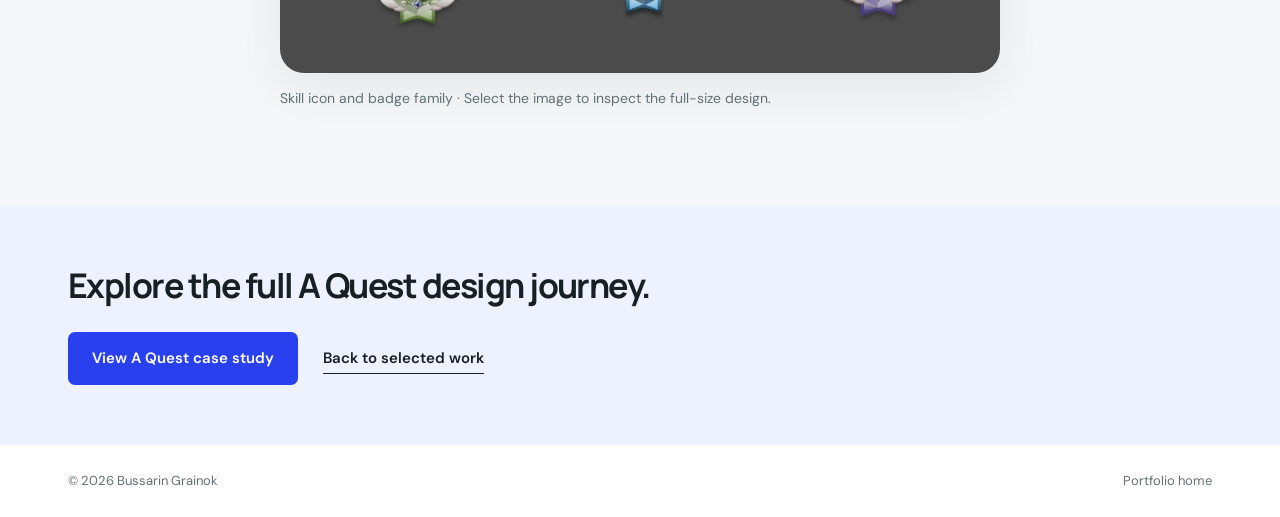
<file: ai-visual-design.html>
<!doctype html><html lang="en"><head><meta charset="utf-8"><meta name="viewport" content="width=device-width, initial-scale=1"><title>AI-assisted 3D & UI Design · Bussarin Grainok</title><meta name="description" content="AI-assisted UI and visual design by Bussarin Grainok: characters, icons, illustrations and gamification assets for mobile application experiences."><link rel="stylesheet" href="style.css"><link rel="icon" href="data:image/svg+xml,%3Csvg xmlns='http://www.w3.org/2000/svg' viewBox='0 0 40 40'%3E%3Crect width='40' height='40' rx='10' fill='%232940ef'/%3E%3Ctext x='8' y='29' font-family='Arial' font-size='27' font-weight='700' fill='white'%3EB%3C/text%3E%3C/svg%3E"></head><body><a class="skip" href="#case-content">Skip to case study</a><header class="wrap nav"><a class="brand" href="index.html">Bussarin<span>.</span></a><nav aria-label="Main navigation"><a href="index.html#work">All work</a><a href="index.html#about">About</a><a href="https://bussarin-portfolio-h5umnmlcv-bussarin1702-8698.vercel.app/assets/Bussarin_Grainok_Resume_2026.pdf" target="_blank">Resume</a></nav></header>
<main id="case-content"><section class="wrap case-hero"><p class="eyebrow">UI DESIGN · ART DIRECTION · AI-ASSISTED VISUALS</p><h1>Creative ideas.<br>Faster exploration.</h1><p class="case-intro">Bringing characters, icons and rewarding moments into everyday application experiences.</p><p>I combine UI design with AI-assisted image creation to explore visual ideas faster and give digital experiences a distinctive personality. My role connects creative direction, image selection and refinement, and interface composition — turning generated assets into a cohesive part of the product.</p><div class="case-meta"><div><span>My role</span><strong>UI design & visual direction</strong></div><div><span>Visual craft</span><strong>Characters, icons & illustrations</strong></div><div><span>Application scope</span><strong>Sign in, sign up, promotion, cart & A Quest</strong></div></div></section><section class="case-low"><div class="wrap section"><p class="eyebrow">HOW I WORK WITH AI</p><h2>From visual possibility<br>to purposeful UI.</h2><div class="process-grid"><div><span>01</span><h3>Set the direction</h3><p>Define the screen’s purpose, visual tone and the role of each character or icon.</p></div><div><span>02</span><h3>Explore with AI</h3><p>Use AI-assisted image creation to try creative directions and develop visual assets faster.</p></div><div><span>03</span><h3>Select & refine</h3><p>Curate imagery for style, clarity and relevance to the application experience.</p></div><div><span>04</span><h3>Compose the interface</h3><p>Bring assets into layouts with considered hierarchy, spacing, typography and interaction states.</p></div></div></div></section><section class="ai-gallery-section "><div class="wrap section"><p class="eyebrow">01 / SIGN IN & SIGN UP</p><h2>A welcoming first impression.</h2><p class="case-description">Designed authentication screens that combine clear form hierarchy with friendly character illustrations. AI-assisted imagery adds personality to the welcome and account creation experience, while the layout keeps the next action easy to find.</p><figure class="case-figure ai-figure "><a href="assets/ai-auth.webp" target="_blank" rel="noopener" aria-label="Open full-size design"><img src="assets/ai-auth.webp" alt="Welcome, sign-in and sign-up application UI with character illustrations" loading="lazy"></a><figcaption>UI and visual design · Select the image to explore the full-size work.</figcaption></figure></div></section><section class="ai-gallery-section case-low"><div class="wrap section"><p class="eyebrow">02 / COMMERCE & CATEGORY ICONS</p><h2>Small icons. A richer visual language.</h2><p class="case-description">Created a playful visual direction for product categories, using AI-assisted icons and integrating them with labels, product cards and navigation. The wider UI scope spans promotion and cart experiences, with visual assets composed around practical shopping tasks.</p><figure class="case-figure ai-figure ai-tall"><a href="assets/ai-commerce.webp" target="_blank" rel="noopener" aria-label="Open full-size design"><img src="assets/ai-commerce.webp" alt="Mobile commerce UI with three-dimensional category icons and product cards" loading="lazy"></a><figcaption>UI and visual design · Select the image to explore the full-size work.</figcaption></figure></div></section><section class="ai-gallery-section "><div class="wrap section"><p class="eyebrow">03 / A QUEST · STREAKS & REWARDS</p><h2>Make progress feel rewarding.</h2><p class="case-description">Combined expressive fire, ice and coin imagery with reward messaging to communicate active streaks, frozen progress and earned rewards. The visual treatment gives application states a distinct personality while keeping the message and action prominent.</p><figure class="case-figure ai-figure "><a href="assets/ai-streaks.webp" target="_blank" rel="noopener" aria-label="Open full-size design"><img src="assets/ai-streaks.webp" alt="A Quest streak reward and frozen streak interfaces with fire, ice and coin illustrations" loading="lazy"></a><figcaption>UI and visual design · Select the image to explore the full-size work.</figcaption></figure></div></section><section class="ai-gallery-section case-low"><div class="wrap section"><p class="eyebrow">04 / A QUEST · ACHIEVEMENT BADGES</p><h2>Turn milestones into collectibles.</h2><p class="case-description">Designed an achievement presentation with illustrated badges, skill names, levels and progress indicators. AI-assisted visual exploration helped develop a family of distinctive rewards that fit the application’s gamification direction.</p><figure class="case-figure ai-figure ai-tall"><a href="assets/ai-badges.webp" target="_blank" rel="noopener" aria-label="Open full-size design"><img src="assets/ai-badges.webp" alt="A Quest illustrated skill badges with levels and progress indicators" loading="lazy"></a><figcaption>UI and visual design · Select the image to explore the full-size work.</figcaption></figure></div></section><section class="ai-gallery-section"><div class="wrap section"><p class="eyebrow">05 / COMMERCE · FAVORITES</p><h2>An empty state with personality.</h2><p class="case-description">A soft 3D bookmark illustration adds warmth to the favorites sheet. The UI pairs a clear empty-state message with a direct action to browse products.</p><figure class="case-figure ai-figure ai-tall"><a href="assets/ai-favorites.webp" target="_blank" rel="noopener" aria-label="Open full-size design"><img src="assets/ai-favorites.webp" alt="Favorites empty-state bottom sheet with a blue three-dimensional bookmark and hearts" loading="lazy"></a><figcaption>3D visual direction and UI composition · Select the image to inspect the full-size design.</figcaption></figure></div></section><section class="ai-gallery-section"><div class="wrap section"><p class="eyebrow">06 / GAMIFICATION · VISUAL WORLD</p><h2>A journey worth exploring.</h2><p class="case-description">Composed an illustrated journey map with dimensional landmarks, routes and destination markers. AI-assisted visual assets help build a playful setting and give the experience a distinctive sense of place.</p><figure class="case-figure ai-figure "><a href="assets/ai-map.webp" target="_blank" rel="noopener" aria-label="Open full-size design"><img src="assets/ai-map.webp" alt="Illustrated Thailand-to-China journey map with dimensional landmarks and connected routes" loading="lazy"></a><figcaption>3D visual direction and UI composition · Select the image to inspect the full-size design.</figcaption></figure></div></section><section class="ai-gallery-section"><div class="wrap section"><p class="eyebrow">07 / ACHIEVEMENT · BADGE UI</p><h2>From progress to a proud milestone.</h2><p class="case-description">Designed landmark-inspired achievement badges and their interface states. Silver and gold treatments distinguish progress from an earned reward, supported by progress information and sharing actions.</p><figure class="case-figure ai-figure "><a href="assets/ai-landmark-badges.webp" target="_blank" rel="noopener" aria-label="Open full-size design"><img src="assets/ai-landmark-badges.webp" alt="Silver and gold landmark achievement badge interfaces with progress and earned states" loading="lazy"></a><figcaption>3D visual direction and UI composition · Select the image to inspect the full-size design.</figcaption></figure></div></section><section class="ai-gallery-section case-low" id="skill-icons"><div class="wrap section"><p class="eyebrow">08 / A QUEST · SKILL ICON & BADGE DESIGN</p><h2>A visual language<br>for growing skills.</h2><p class="case-description">Developed a family of skill badges with distinct tree, diamond and lightbulb symbols. Color, metallic finishes, wings and decorative frames create a progression of visual tiers while preserving a recognizable identity for each skill. The work combines AI-assisted visual exploration with icon selection and composition for the application’s reward system.</p><figure class="case-figure ai-figure" style="max-width:720px"><a href="assets/ai-skill-icons.webp" target="_blank" rel="noopener" aria-label="Open full-size skill icon collection"><img src="assets/ai-skill-icons.webp" alt="Three skill badge families featuring tree, diamond and lightbulb symbols across multiple visual tiers" loading="lazy"></a><figcaption>Skill icon and badge family · Select the image to inspect the full-size design.</figcaption></figure></div></section><section class="case-end"><div class="wrap"><h2>Explore the full A Quest design journey.</h2><a class="button" href="aquest.html">View A Quest case study</a><a class="text-link" href="index.html#work">Back to selected work</a></div></section></main><footer class="wrap"><span>© 2026 Bussarin Grainok</span><a href="index.html">Portfolio home</a></footer></body></html>
</file>
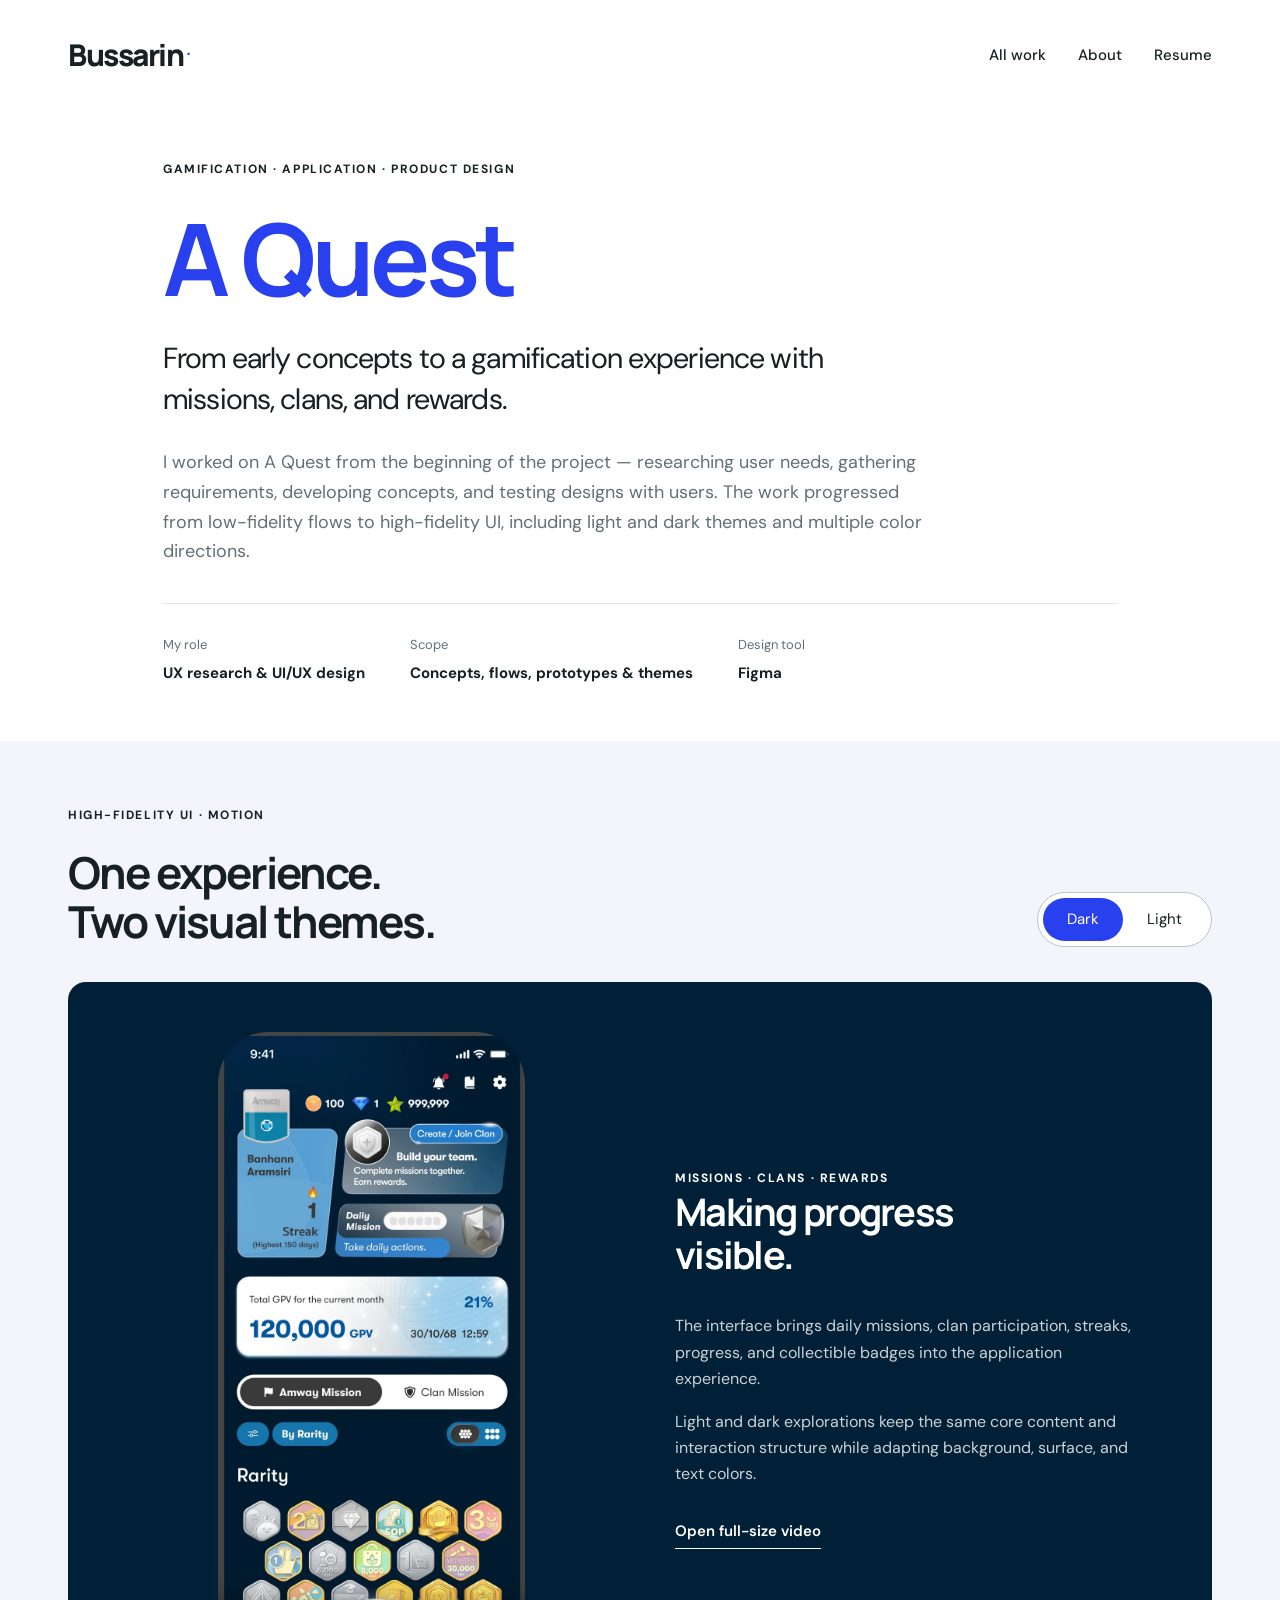
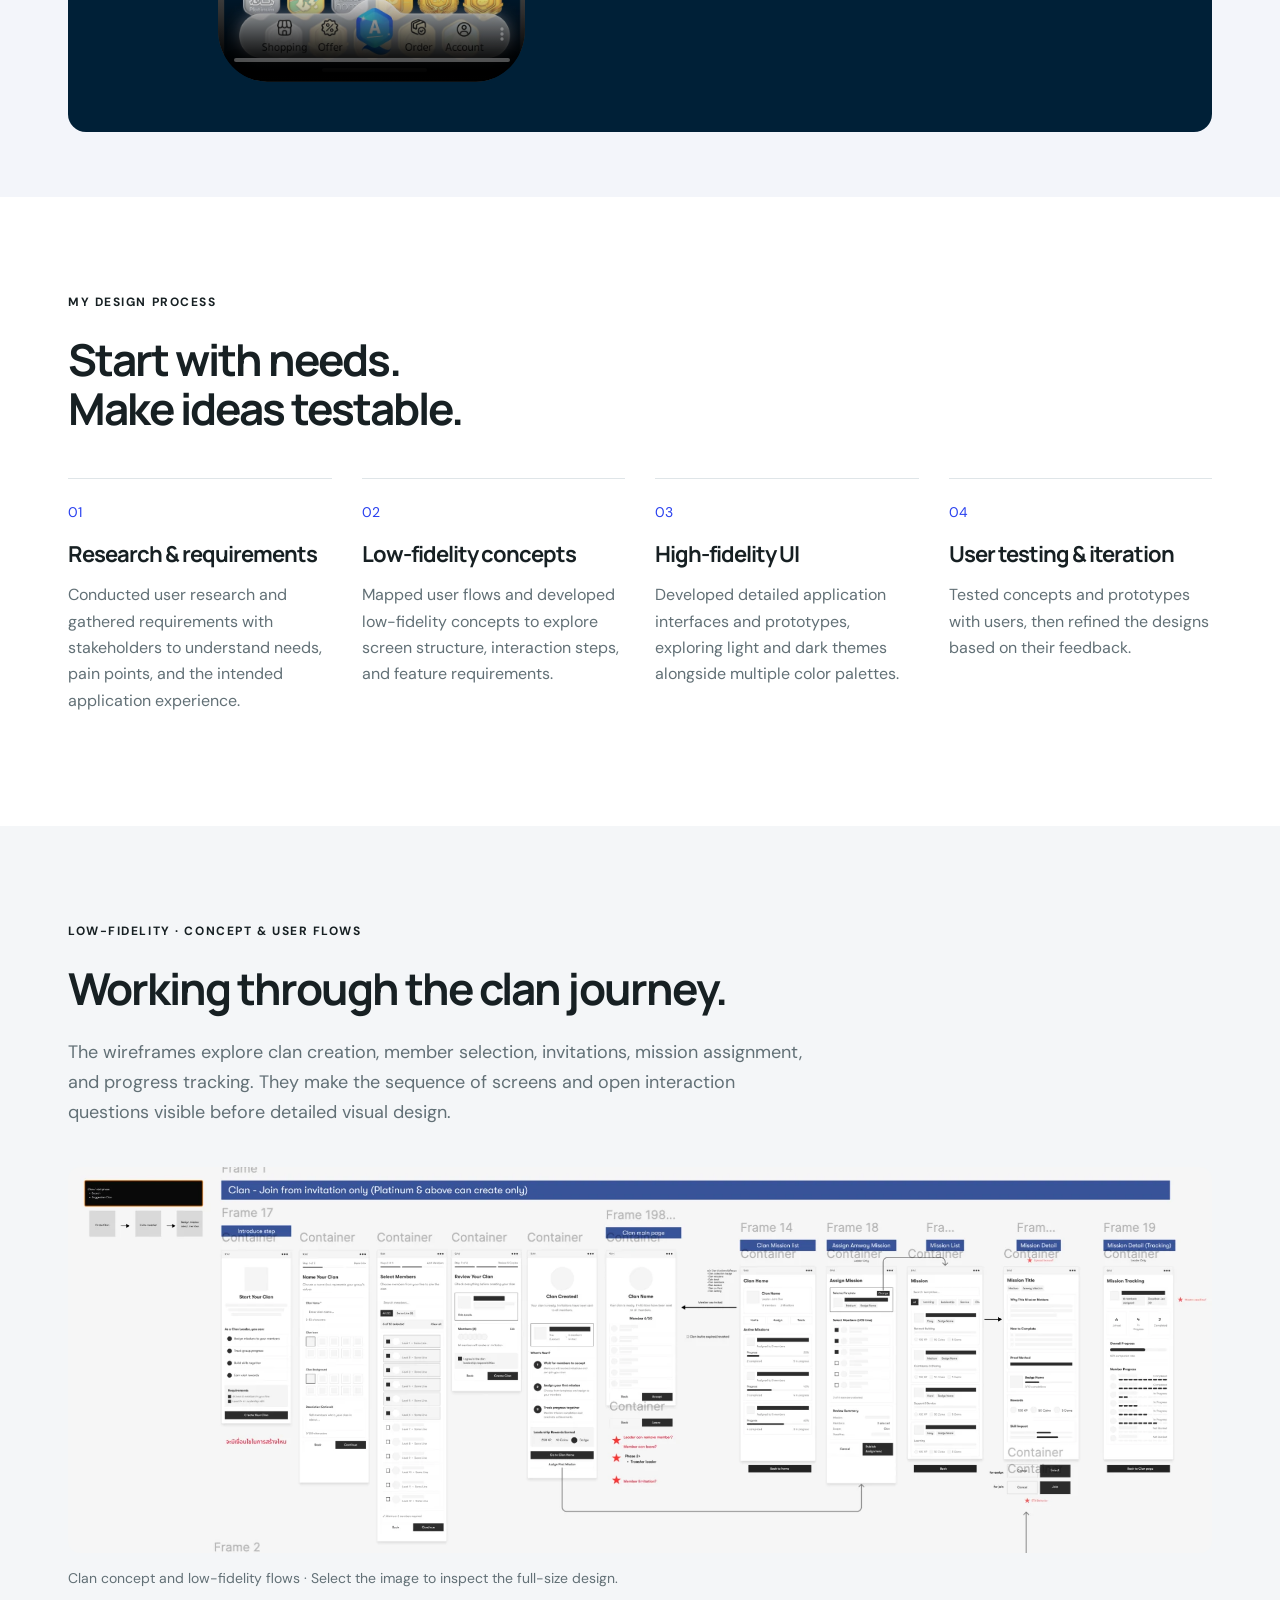
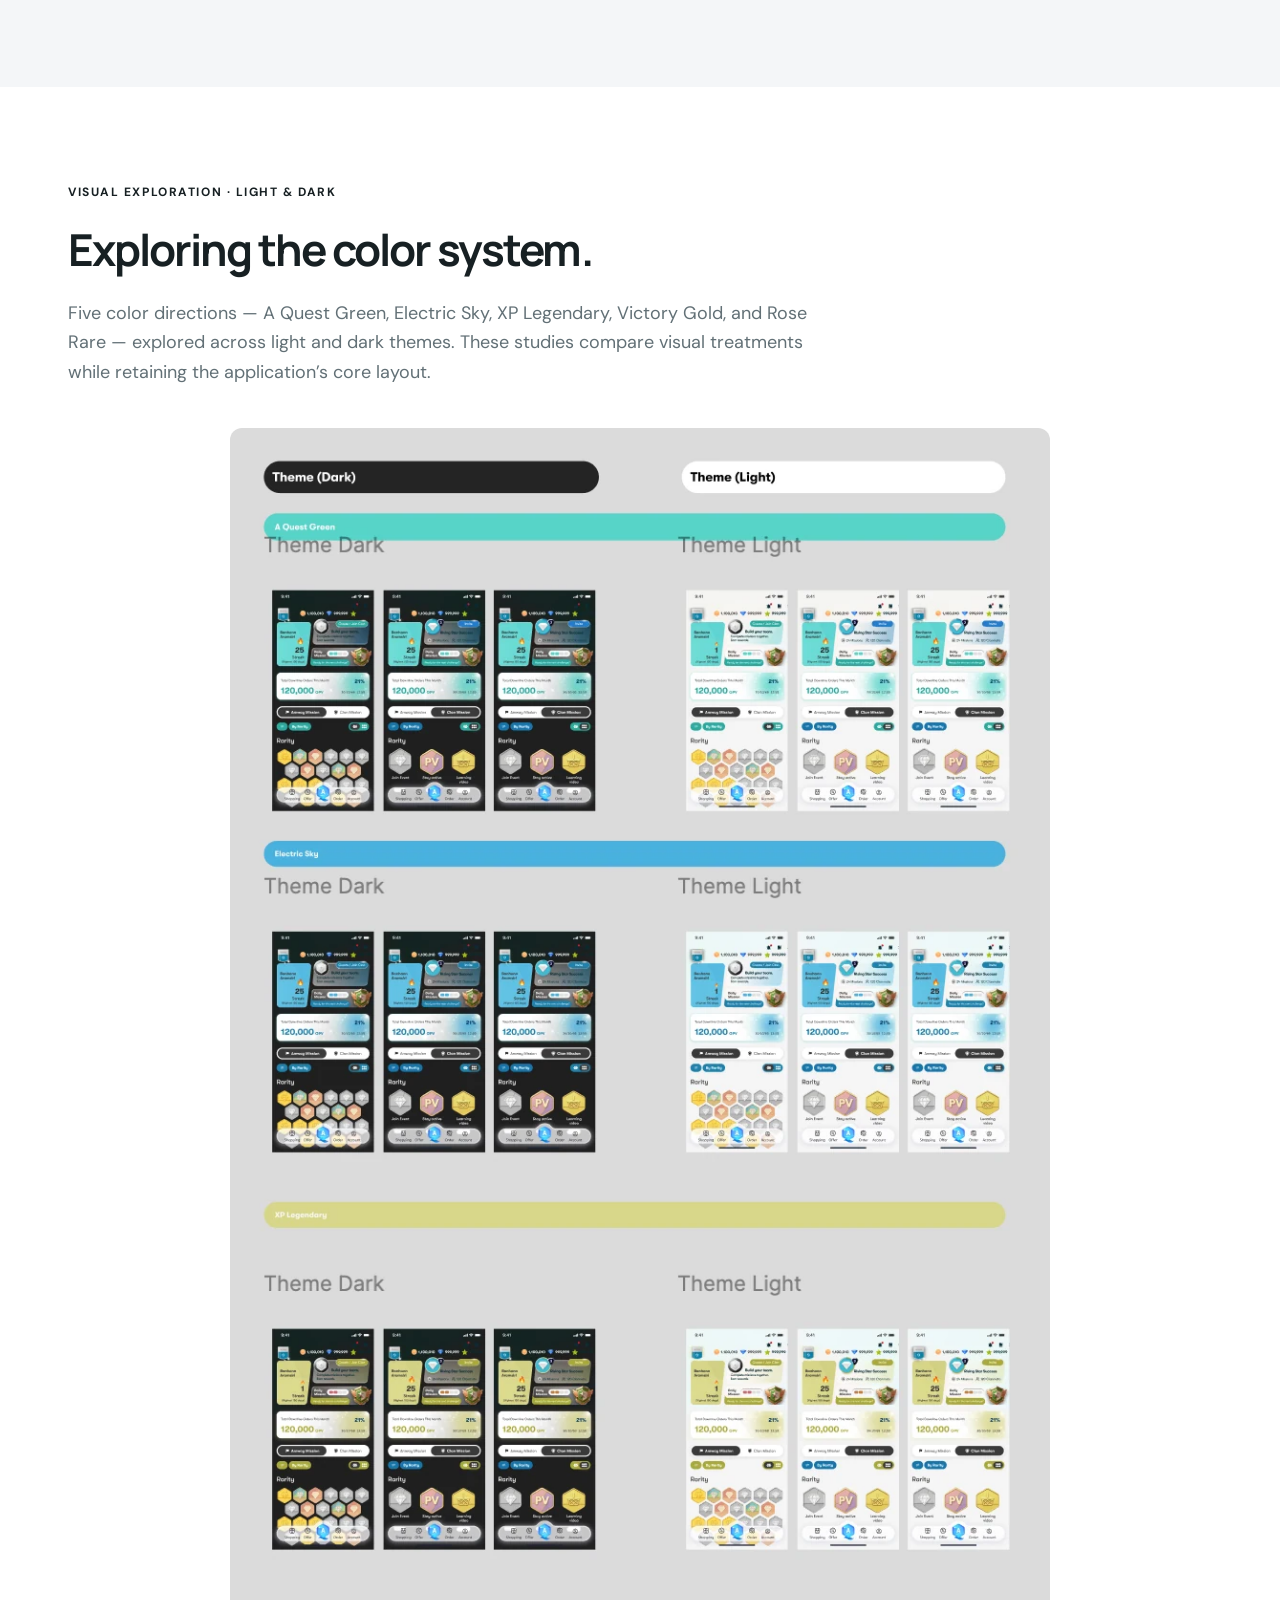
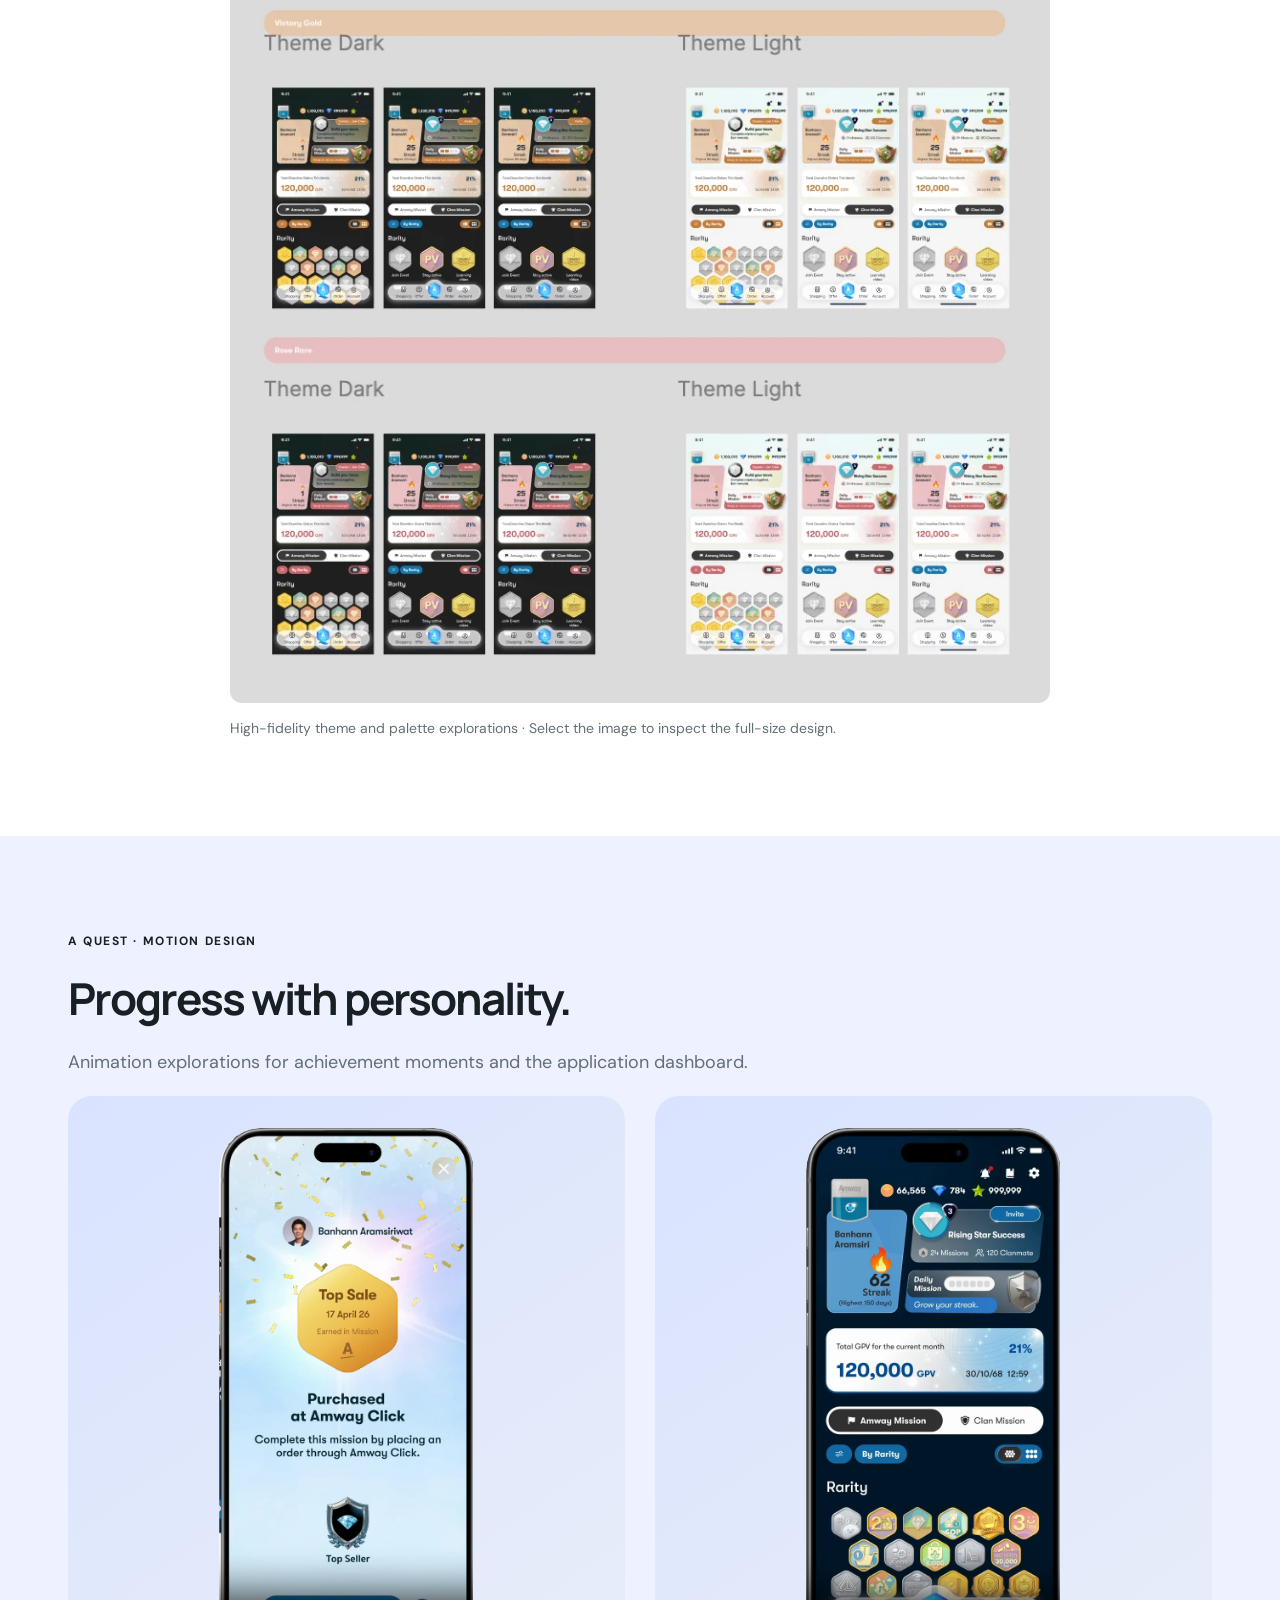
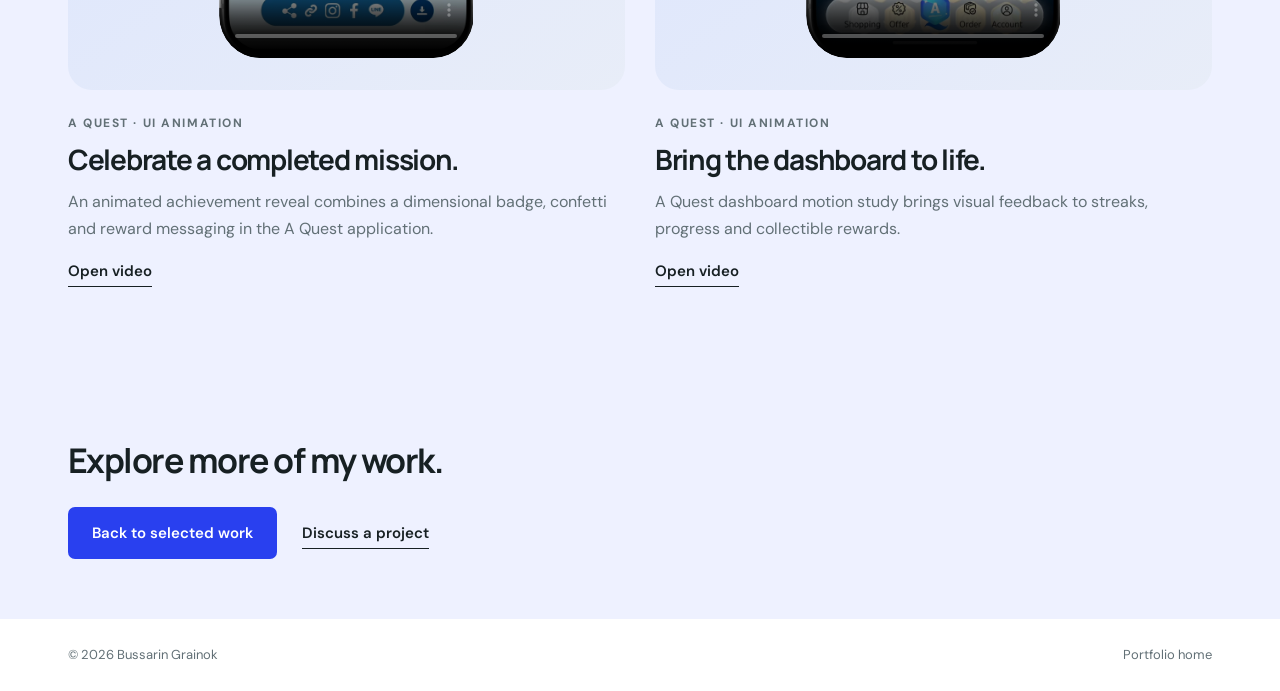
<file: aquest.html>
<!doctype html><html lang="en"><head><meta charset="utf-8"><meta name="viewport" content="width=device-width, initial-scale=1"><title>A Quest Application · Bussarin Grainok</title><meta name="description" content="A Quest application design case study: user research, requirements, low-fidelity concepts, high-fidelity UI, light and dark themes, and usability testing."><link rel="stylesheet" href="style.css"><link rel="icon" href="data:image/svg+xml,%3Csvg xmlns='http://www.w3.org/2000/svg' viewBox='0 0 40 40'%3E%3Crect width='40' height='40' rx='10' fill='%232940ef'/%3E%3Ctext x='8' y='29' font-family='Arial' font-size='27' font-weight='700' fill='white'%3EB%3C/text%3E%3C/svg%3E"></head><body><a class="skip" href="#case-content">Skip to case study</a><header class="wrap nav"><a class="brand" href="index.html">Bussarin<span>.</span></a><nav aria-label="Main navigation"><a href="index.html#work">All work</a><a href="index.html#about">About</a><a href="https://bussarin-portfolio-h5umnmlcv-bussarin1702-8698.vercel.app/assets/Bussarin_Grainok_Resume_2026.pdf" target="_blank">Resume</a></nav></header>
<main id="case-content"><section class="wrap case-hero"><p class="eyebrow">GAMIFICATION · APPLICATION · PRODUCT DESIGN</p><h1>A Quest</h1><p class="case-intro">From early concepts to a gamification experience with missions, clans, and rewards.</p><p>I worked on A Quest from the beginning of the project — researching user needs, gathering requirements, developing concepts, and testing designs with users. The work progressed from low-fidelity flows to high-fidelity UI, including light and dark themes and multiple color directions.</p><div class="case-meta"><div><span>My role</span><strong>UX research & UI/UX design</strong></div><div><span>Scope</span><strong>Concepts, flows, prototypes & themes</strong></div><div><span>Design tool</span><strong>Figma</strong></div></div></section>
<section class="case-showcase"><div class="wrap"><div class="case-showcase-title"><div><p class="eyebrow">HIGH-FIDELITY UI · MOTION</p><h2>One experience.<br>Two visual themes.</h2></div><div class="theme-toggle" role="group" aria-label="Display application theme"><button class="active" type="button" data-theme="dark" aria-pressed="true">Dark</button><button type="button" data-theme="light" aria-pressed="false">Light</button></div></div><div class="app-preview dark" id="app-preview"><video id="theme-video" src="assets/aquest-dark.mp4" poster="assets/aquest-dark.webp" controls autoplay muted loop playsinline preload="metadata" aria-label="A Quest application animation in dark theme">Your browser does not support embedded video. <a href="assets/aquest-dark.mp4">Open the video</a>.</video><div class="app-preview-copy"><span class="eyebrow">MISSIONS · CLANS · REWARDS</span><h3>Making progress visible.</h3><p>The interface brings daily missions, clan participation, streaks, progress, and collectible badges into the application experience.</p><p>Light and dark explorations keep the same core content and interaction structure while adapting background, surface, and text colors.</p><a id="theme-full" class="text-link" href="assets/aquest-dark.mp4" target="_blank" rel="noopener">Open full-size video</a></div></div></div></section>
<section class="wrap case-process section"><p class="eyebrow">MY DESIGN PROCESS</p><h2>Start with needs.<br>Make ideas testable.</h2><div class="process-grid"><div><span>01</span><h3>Research & requirements</h3><p>Conducted user research and gathered requirements with stakeholders to understand needs, pain points, and the intended application experience.</p></div><div><span>02</span><h3>Low-fidelity concepts</h3><p>Mapped user flows and developed low-fidelity concepts to explore screen structure, interaction steps, and feature requirements.</p></div><div><span>03</span><h3>High-fidelity UI</h3><p>Developed detailed application interfaces and prototypes, exploring light and dark themes alongside multiple color palettes.</p></div><div><span>04</span><h3>User testing & iteration</h3><p>Tested concepts and prototypes with users, then refined the designs based on their feedback.</p></div></div></section>
<section class="case-low"><div class="wrap section"><p class="eyebrow">LOW-FIDELITY · CONCEPT & USER FLOWS</p><h2>Working through the clan journey.</h2><p class="case-description">The wireframes explore clan creation, member selection, invitations, mission assignment, and progress tracking. They make the sequence of screens and open interaction questions visible before detailed visual design.</p><figure class="case-figure"><a href="assets/aquest-wireframes.webp" target="_blank" rel="noopener" aria-label="Open full-size clan wireframes"><img src="assets/aquest-wireframes.webp" alt="Low-fidelity clan journey wireframes from creation and member selection to mission assignment and tracking" loading="lazy"></a><figcaption>Clan concept and low-fidelity flows · Select the image to inspect the full-size design.</figcaption></figure></div></section>
<section class="wrap section case-palettes"><p class="eyebrow">VISUAL EXPLORATION · LIGHT & DARK</p><h2>Exploring the color system.</h2><p class="case-description">Five color directions — A Quest Green, Electric Sky, XP Legendary, Victory Gold, and Rose Rare — explored across light and dark themes. These studies compare visual treatments while retaining the application’s core layout.</p><figure class="case-figure palette-figure"><a href="assets/aquest-themes.webp" target="_blank" rel="noopener" aria-label="Open full-size light and dark theme explorations"><img src="assets/aquest-themes.webp" alt="A Quest Green, Electric Sky, XP Legendary, Victory Gold and Rose Rare color studies, each with light and dark interface variants" loading="lazy"></a><figcaption>High-fidelity theme and palette explorations · Select the image to inspect the full-size design.</figcaption></figure></section>
<section class="animation-section"><div class="wrap section"><p class="eyebrow">A QUEST · MOTION DESIGN</p><h2>Progress with personality.</h2><p class="case-description">Animation explorations for achievement moments and the application dashboard.</p><div class="motion-grid"><article><div class="motion-player"><video src="assets/quest-motion-1.mp4" poster="assets/quest-motion-1.webp" controls muted loop playsinline preload="metadata" aria-label="Celebrate a completed mission."></video></div><div class="motion-copy"><p class="eyebrow">A QUEST · UI ANIMATION</p><h3>Celebrate a completed mission.</h3><p>An animated achievement reveal combines a dimensional badge, confetti and reward messaging in the A Quest application.</p><a class="text-link" href="assets/quest-motion-1.mp4" target="_blank" rel="noopener">Open video</a></div></article><article><div class="motion-player"><video src="assets/quest-motion-2.mp4" poster="assets/quest-motion-2.webp" controls muted loop playsinline preload="metadata" aria-label="Bring the dashboard to life."></video></div><div class="motion-copy"><p class="eyebrow">A QUEST · UI ANIMATION</p><h3>Bring the dashboard to life.</h3><p>A Quest dashboard motion study brings visual feedback to streaks, progress and collectible rewards.</p><a class="text-link" href="assets/quest-motion-2.mp4" target="_blank" rel="noopener">Open video</a></div></article></div></div></section><section class="case-end"><div class="wrap"><h2>Explore more of my work.</h2><a class="button" href="index.html#work">Back to selected work</a><a class="text-link" href="mailto:bussarin1702@gmail.com">Discuss a project</a></div></section></main><footer class="wrap"><span>© 2026 Bussarin Grainok</span><a href="index.html">Portfolio home</a></footer><script src="aquest.js"></script></body></html>
</file>
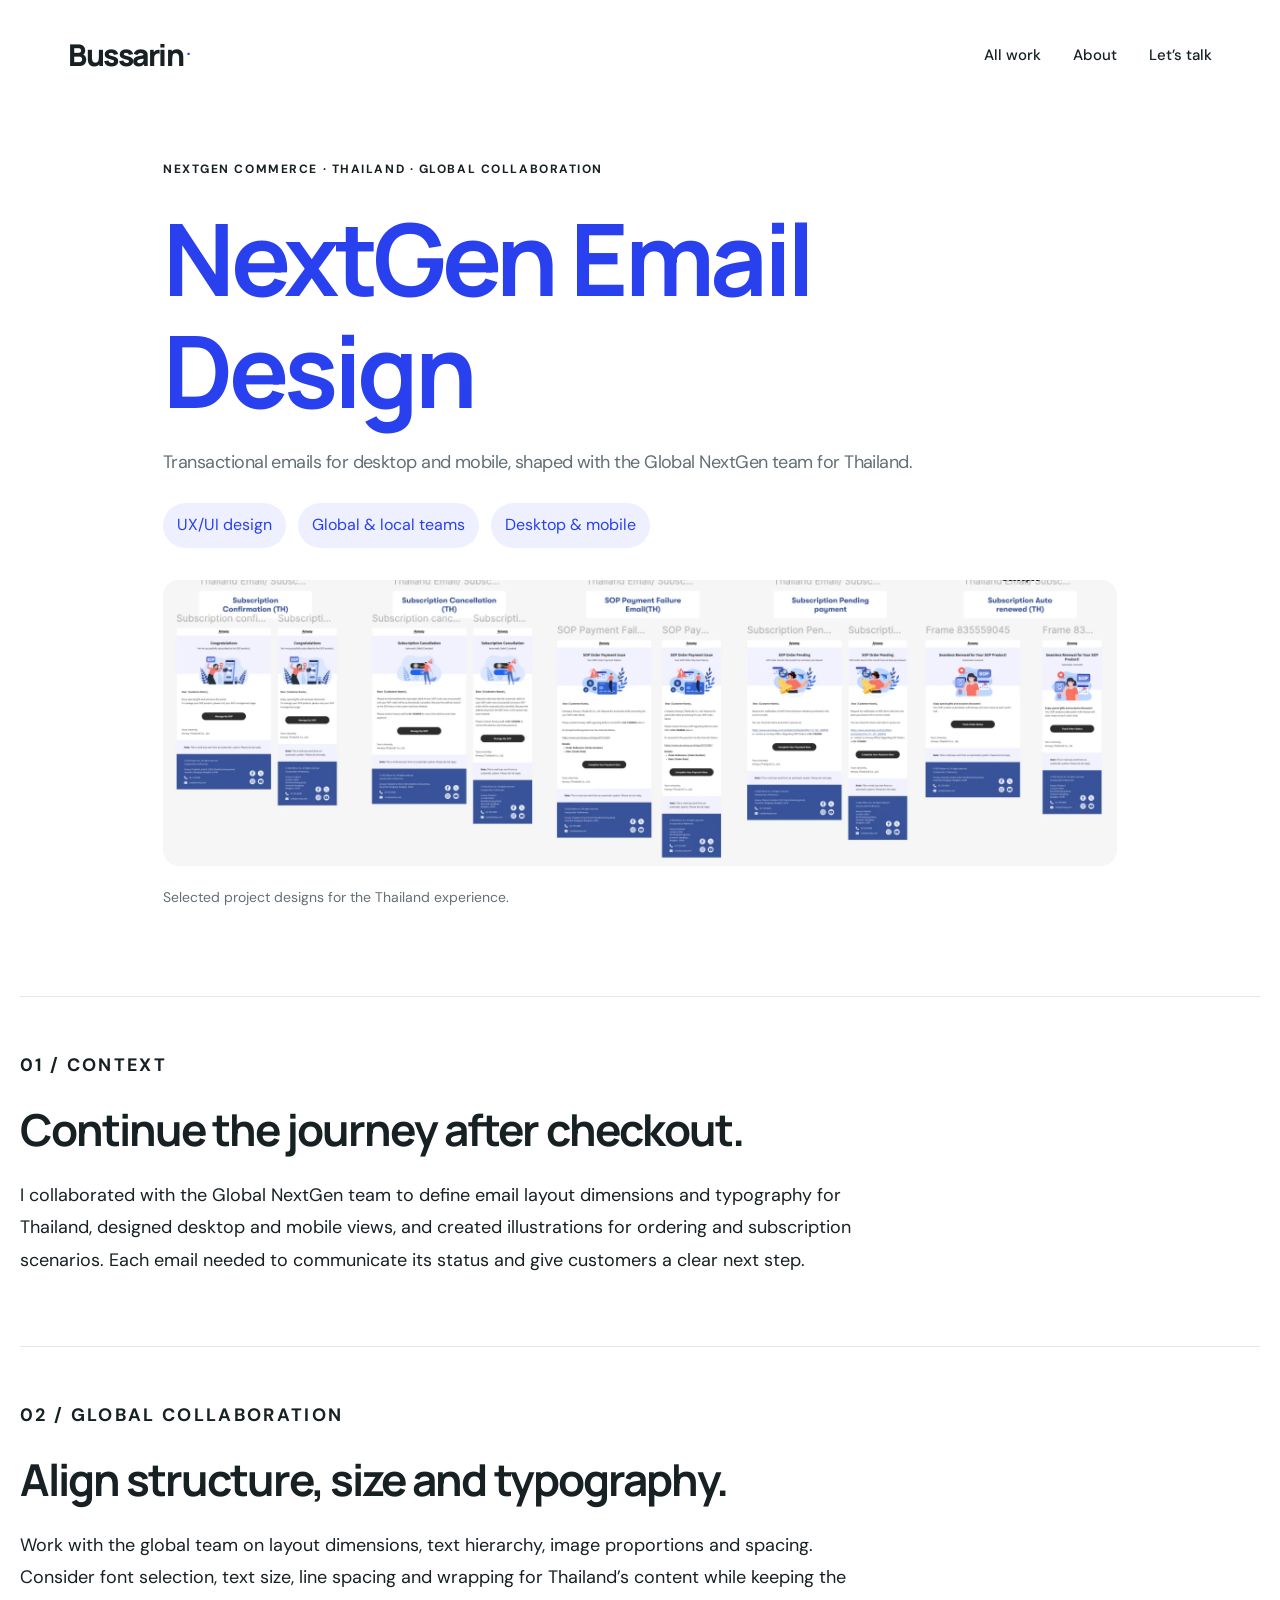
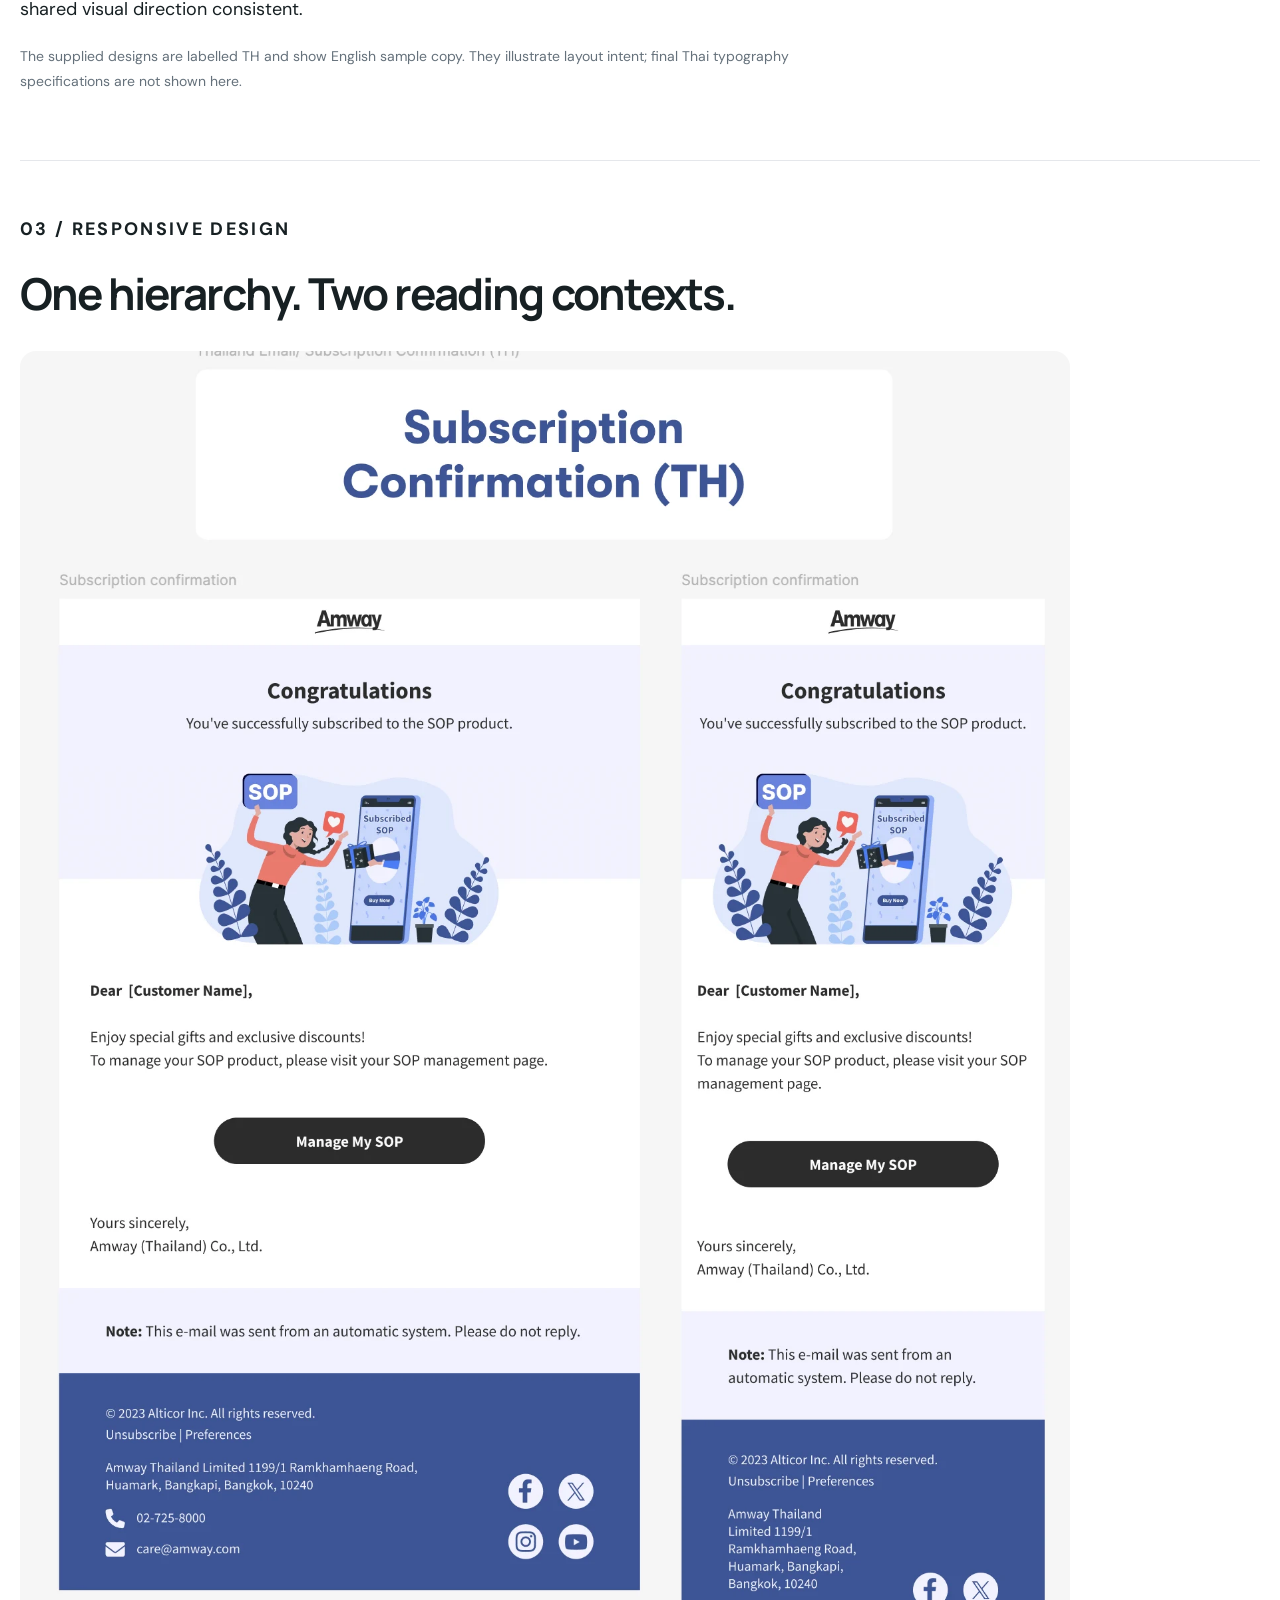
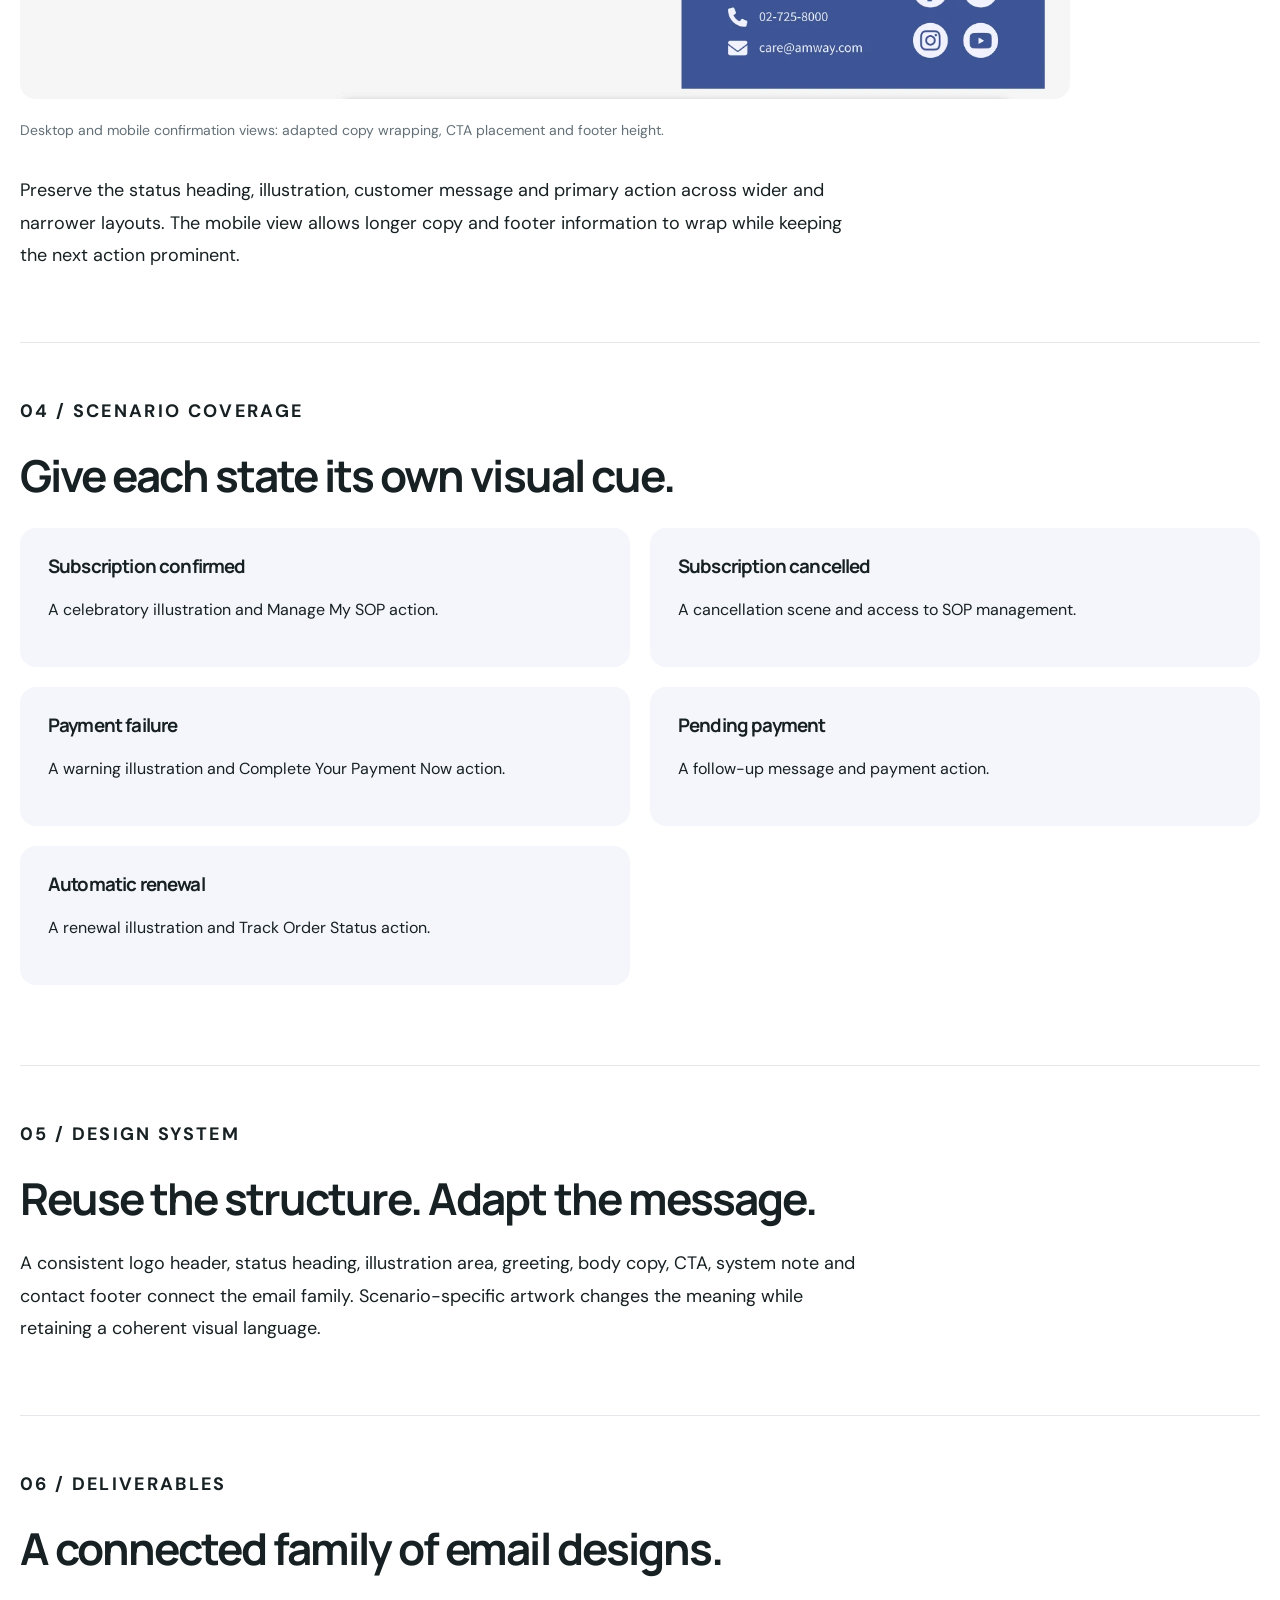
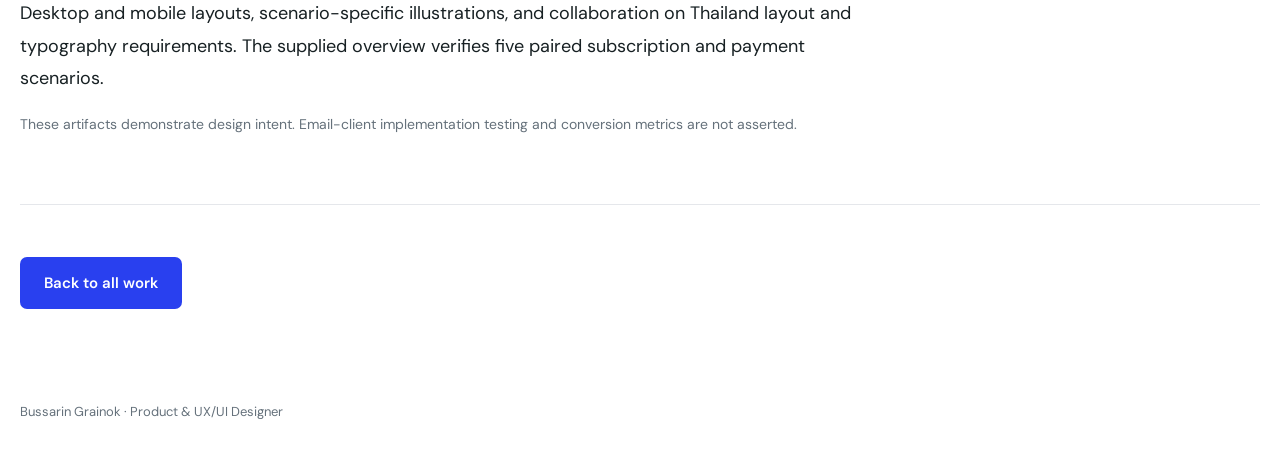
<file: nextgen-email-design.html>
<!doctype html><html lang="en"><head><meta charset="utf-8"><meta name="viewport" content="width=device-width,initial-scale=1"><title>NextGen Email Design · Bussarin Grainok</title><link rel="stylesheet" href="style.css"><link rel="stylesheet" href="nextgen.css"></head><body><a class="skip" href="#case-content">Skip to case study</a><header class="wrap nav"><a class="brand" href="index.html">Bussarin<span>.</span></a><nav aria-label="Main navigation"><a href="index.html#work">All work</a><a href="index.html#about">About</a><a href="mailto:bussarin1702@gmail.com">Let’s talk</a></nav></header><main id="case-content"><section class="wrap case-hero"><p class="eyebrow">NEXTGEN COMMERCE · THAILAND · GLOBAL COLLABORATION</p><h1>NextGen Email Design</h1><p class="case-intro">Transactional emails for desktop and mobile, shaped with the Global NextGen team for Thailand.</p><div class="ng-meta"><span>UX/UI design</span><span>Global & local teams</span><span>Desktop & mobile</span></div><figure class="ng-hero"><img src="assets/nextgen-email-overview.webp" alt="NextGen Email Design design overview"><figcaption>Selected project designs for the Thailand experience.</figcaption></figure></section><section class="wrap ng-section"><p class="eyebrow">01 / CONTEXT</p><h2>Continue the journey after checkout.</h2><p>I collaborated with the Global NextGen team to define email layout dimensions and typography for Thailand, designed desktop and mobile views, and created illustrations for ordering and subscription scenarios. Each email needed to communicate its status and give customers a clear next step.</p></section><section class="wrap ng-section"><p class="eyebrow">02 / GLOBAL COLLABORATION</p><h2>Align structure, size and typography.</h2><p>Work with the global team on layout dimensions, text hierarchy, image proportions and spacing. Consider font selection, text size, line spacing and wrapping for Thailand’s content while keeping the shared visual direction consistent.</p><p class="ng-note">The supplied designs are labelled TH and show English sample copy. They illustrate layout intent; final Thai typography specifications are not shown here.</p></section><section class="wrap ng-section"><p class="eyebrow">03 / RESPONSIVE DESIGN</p><h2>One hierarchy. Two reading contexts.</h2><figure class="ng-detail"><img src="assets/nextgen-email-responsive.webp" alt="Subscription confirmation email in desktop and mobile layouts" loading="lazy"><figcaption>Desktop and mobile confirmation views: adapted copy wrapping, CTA placement and footer height.</figcaption></figure><p>Preserve the status heading, illustration, customer message and primary action across wider and narrower layouts. The mobile view allows longer copy and footer information to wrap while keeping the next action prominent.</p></section><section class="wrap ng-section"><p class="eyebrow">04 / SCENARIO COVERAGE</p><h2>Give each state its own visual cue.</h2><div class="ng-grid"><article><h3>Subscription confirmed</h3><p>A celebratory illustration and Manage My SOP action.</p></article><article><h3>Subscription cancelled</h3><p>A cancellation scene and access to SOP management.</p></article><article><h3>Payment failure</h3><p>A warning illustration and Complete Your Payment Now action.</p></article><article><h3>Pending payment</h3><p>A follow-up message and payment action.</p></article><article><h3>Automatic renewal</h3><p>A renewal illustration and Track Order Status action.</p></article></div></section><section class="wrap ng-section"><p class="eyebrow">05 / DESIGN SYSTEM</p><h2>Reuse the structure. Adapt the message.</h2><p>A consistent logo header, status heading, illustration area, greeting, body copy, CTA, system note and contact footer connect the email family. Scenario-specific artwork changes the meaning while retaining a coherent visual language.</p></section><section class="wrap ng-section"><p class="eyebrow">06 / DELIVERABLES</p><h2>A connected family of email designs.</h2><p>Desktop and mobile layouts, scenario-specific illustrations, and collaboration on Thailand layout and typography requirements. The supplied overview verifies five paired subscription and payment scenarios.</p><p class="ng-note">These artifacts demonstrate design intent. Email-client implementation testing and conversion metrics are not asserted.</p></section><section class="wrap ng-section"><a class="button" href="index.html#work">Back to all work</a></section></main><footer class="wrap ng-footer">Bussarin Grainok · Product & UX/UI Designer</footer></body></html>
</file>
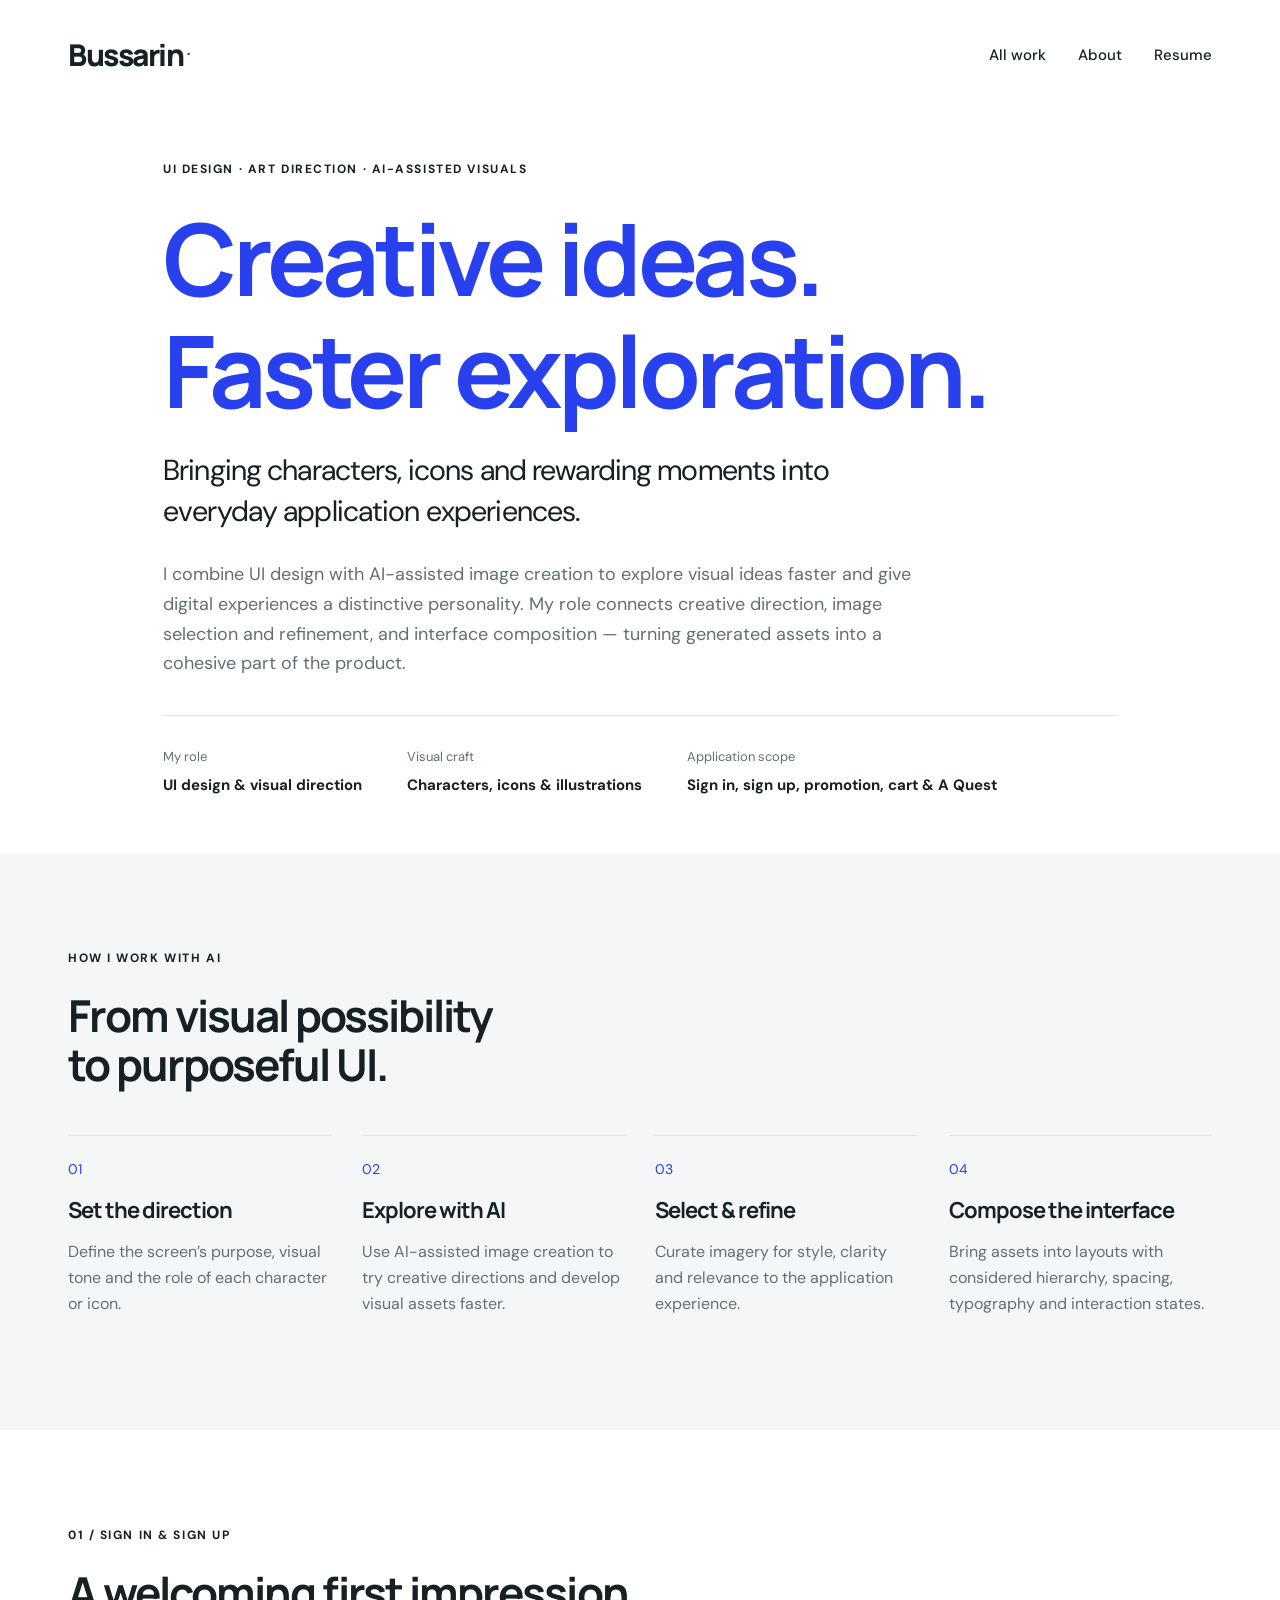
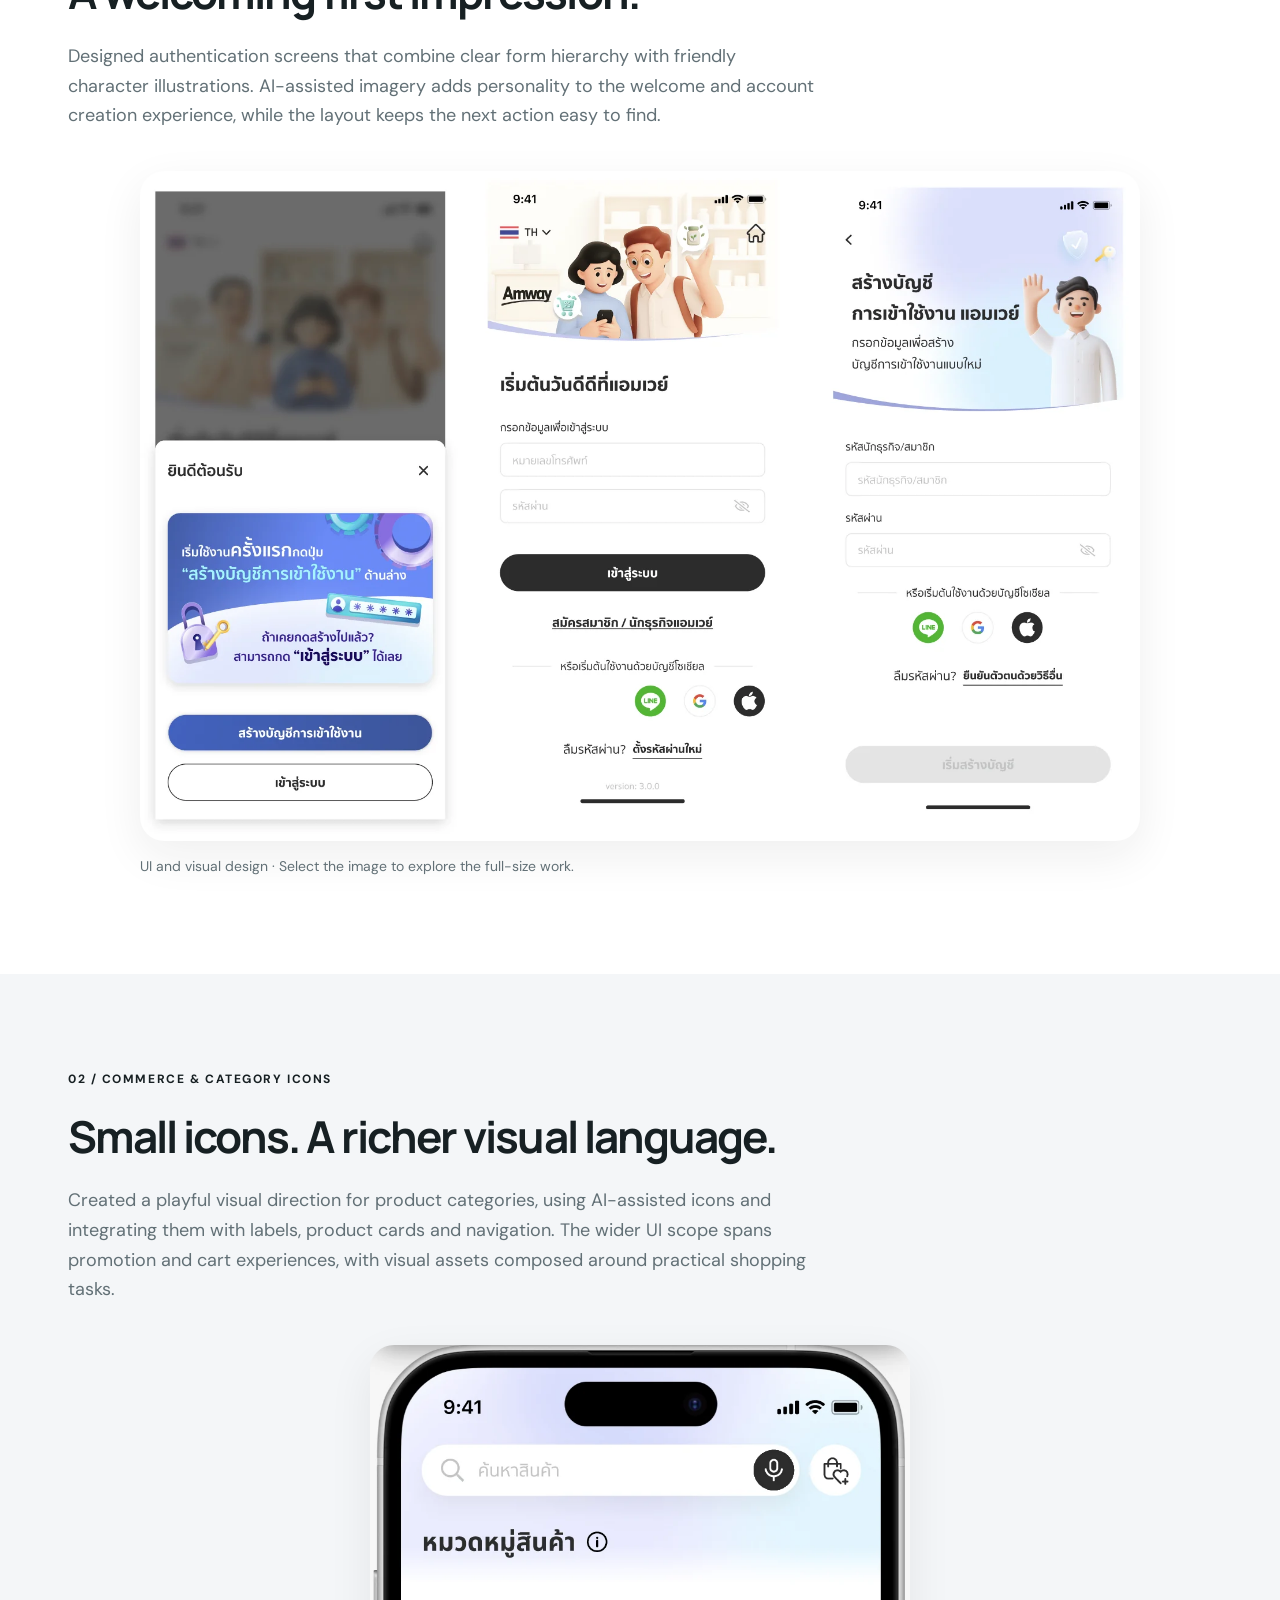
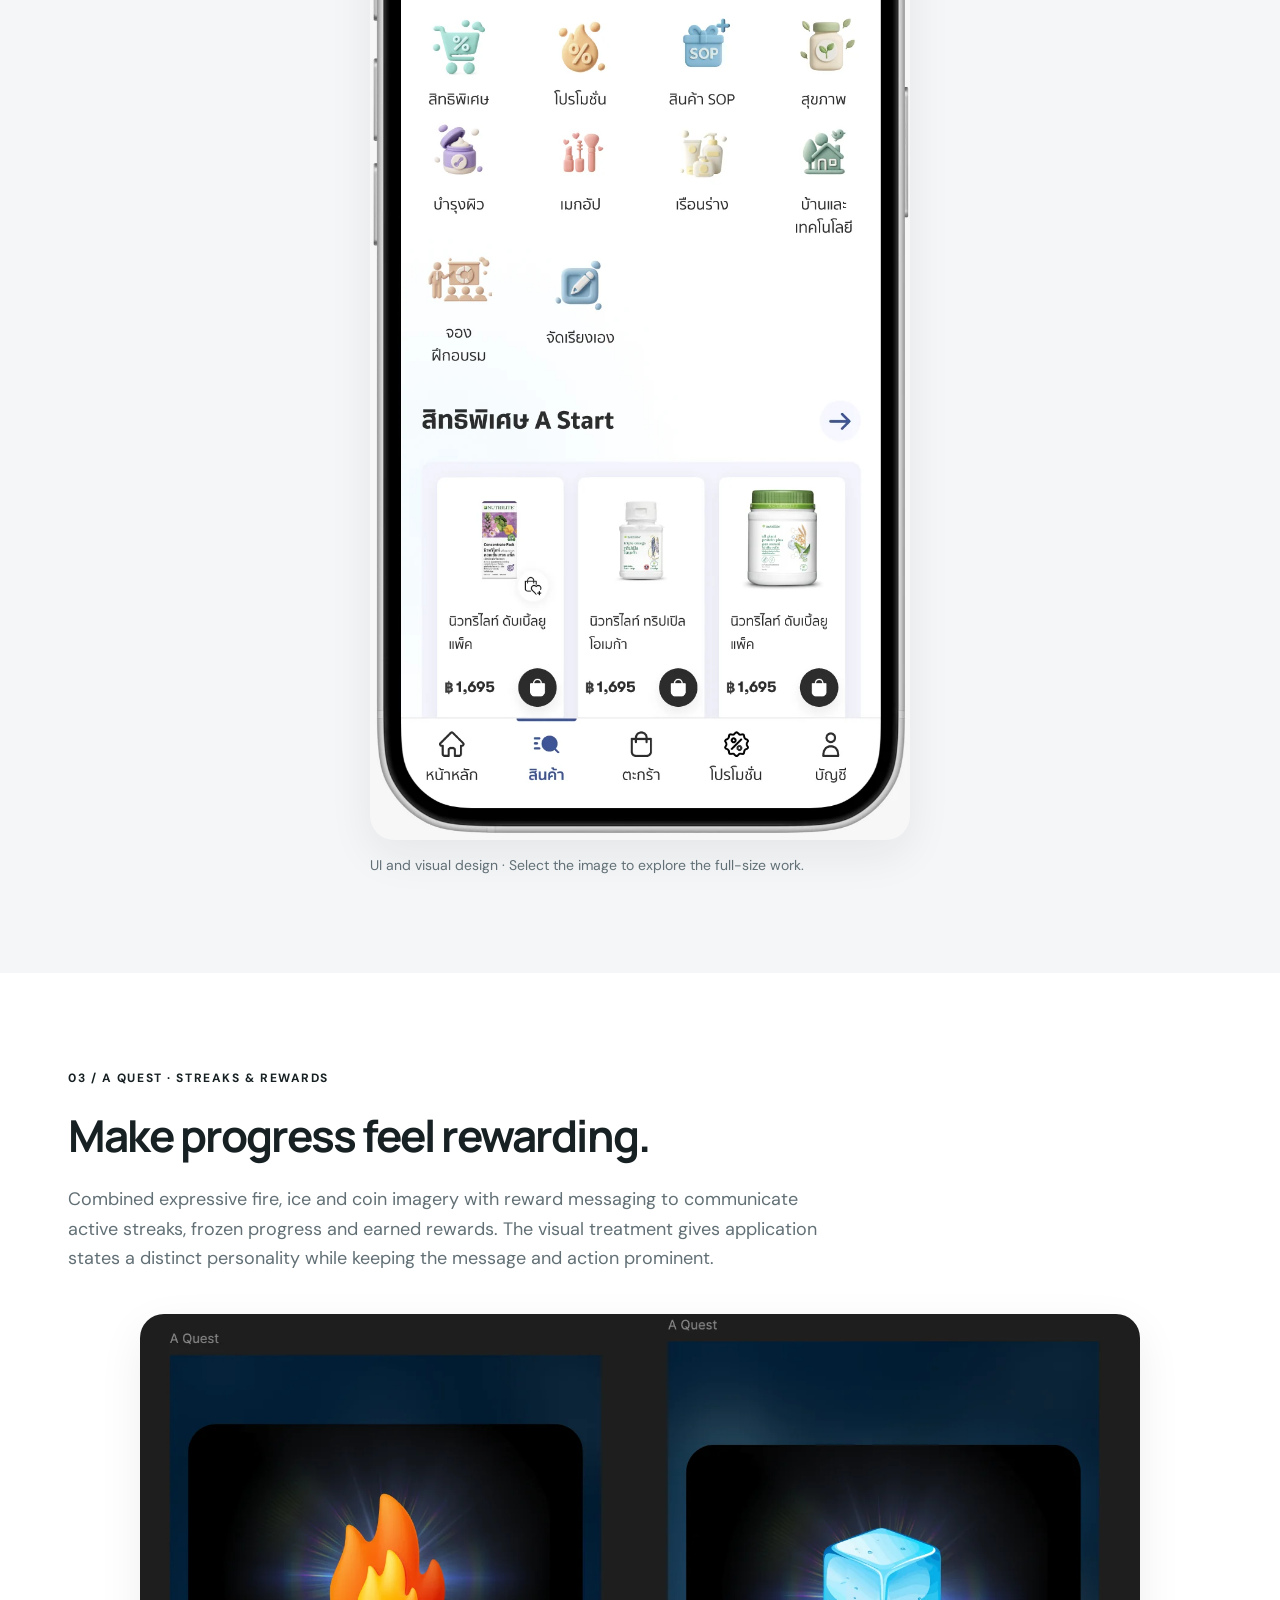
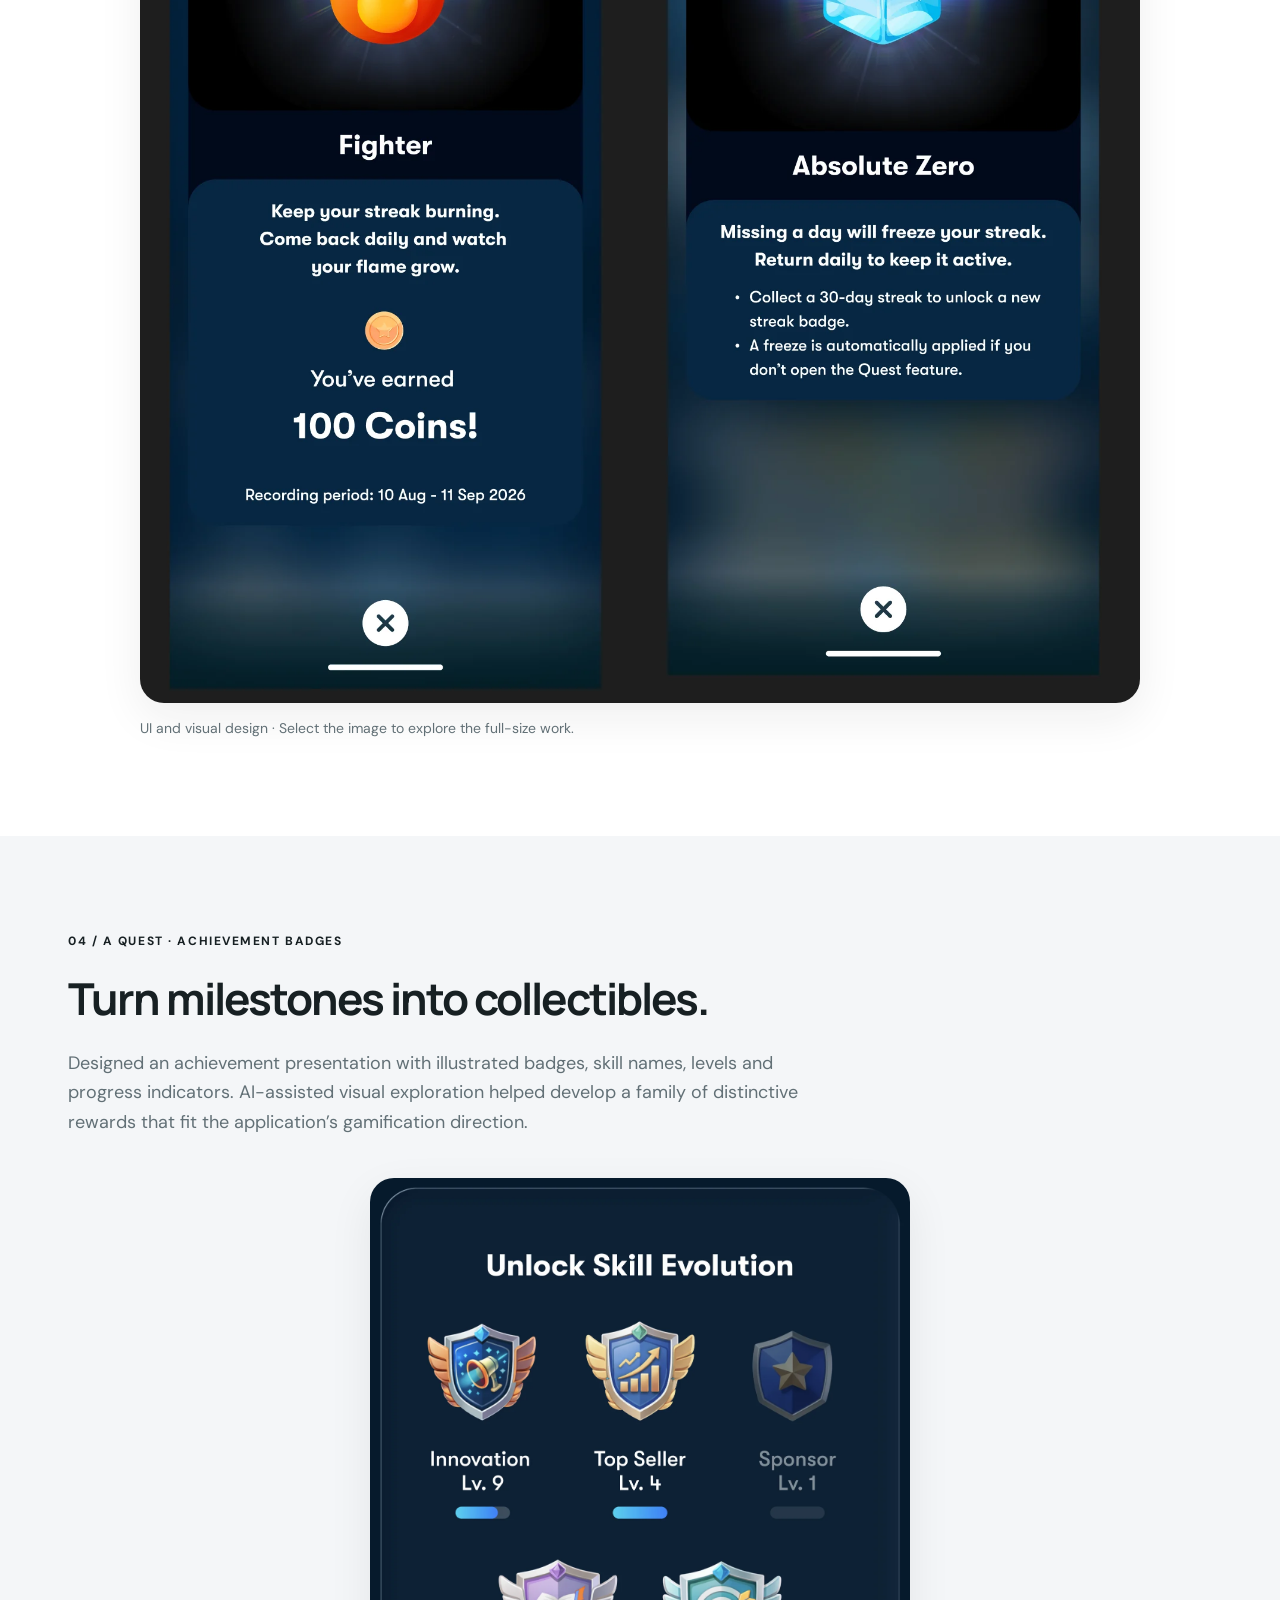
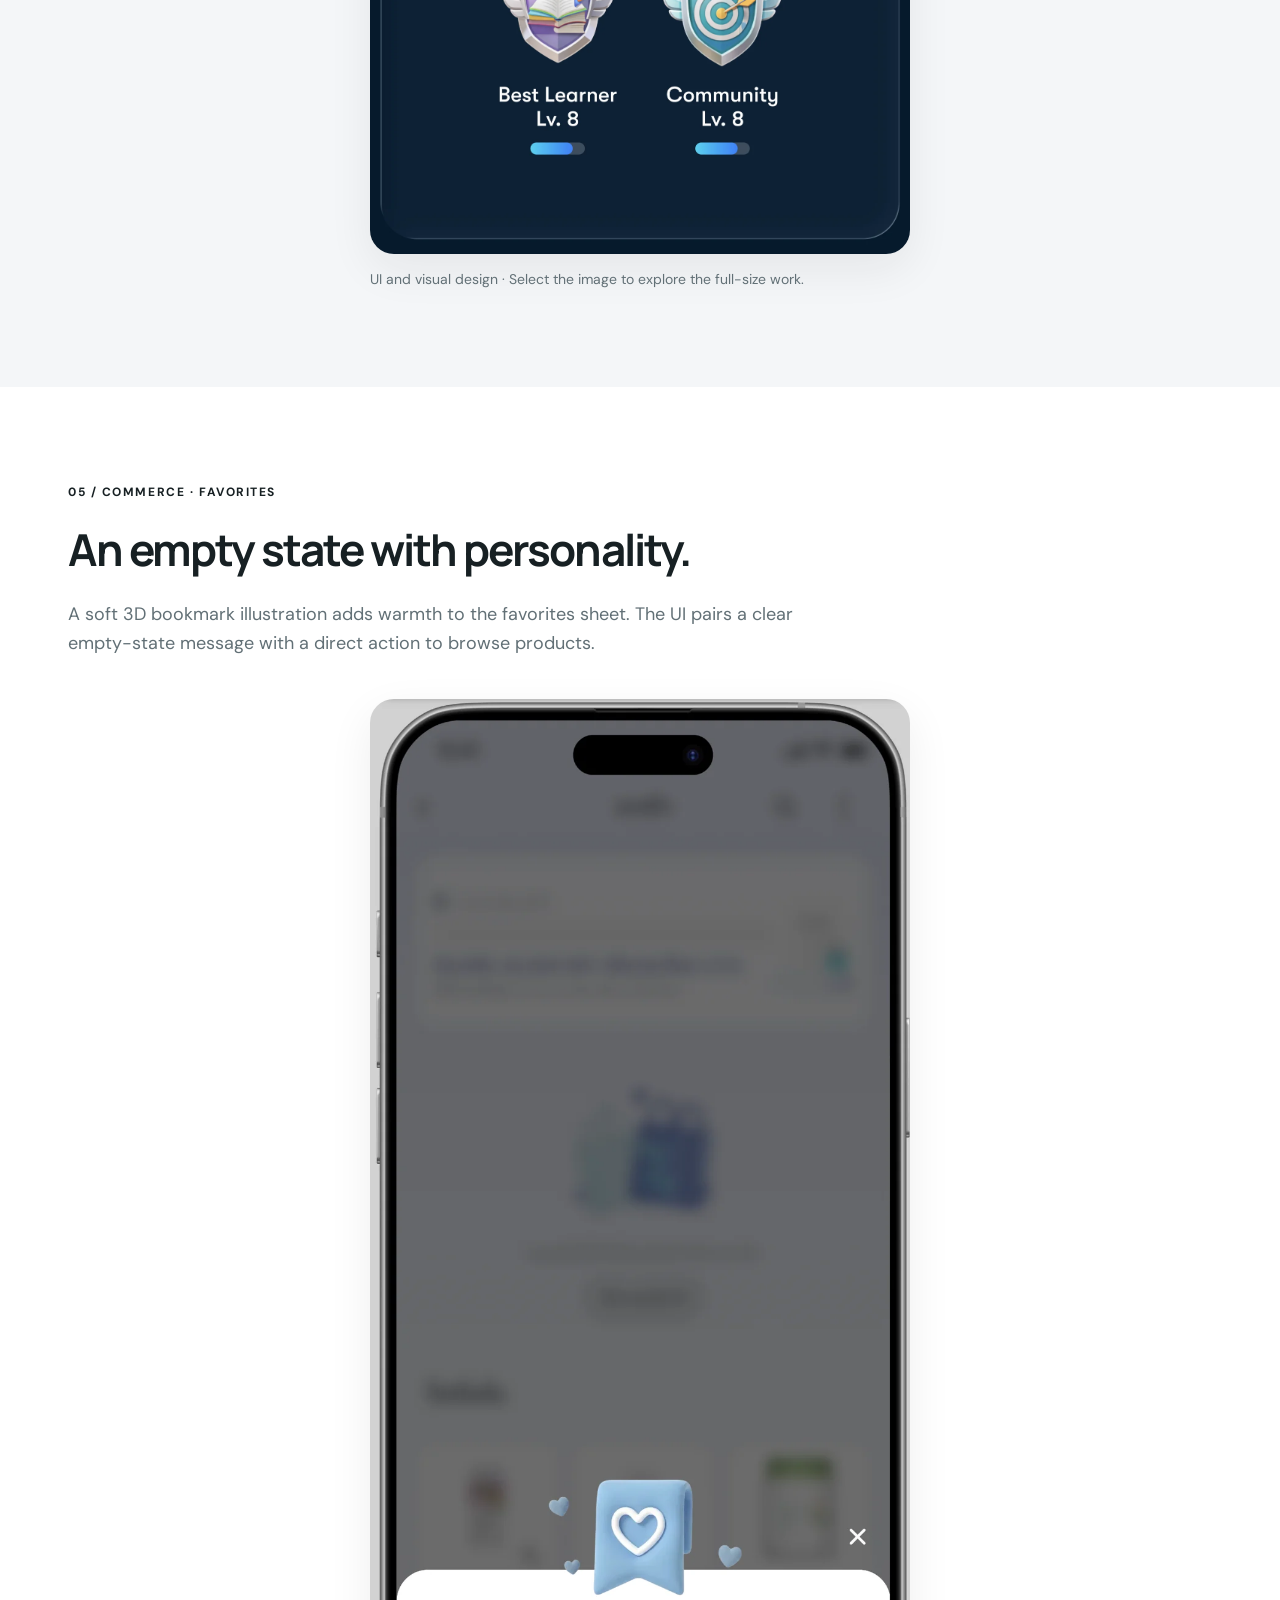
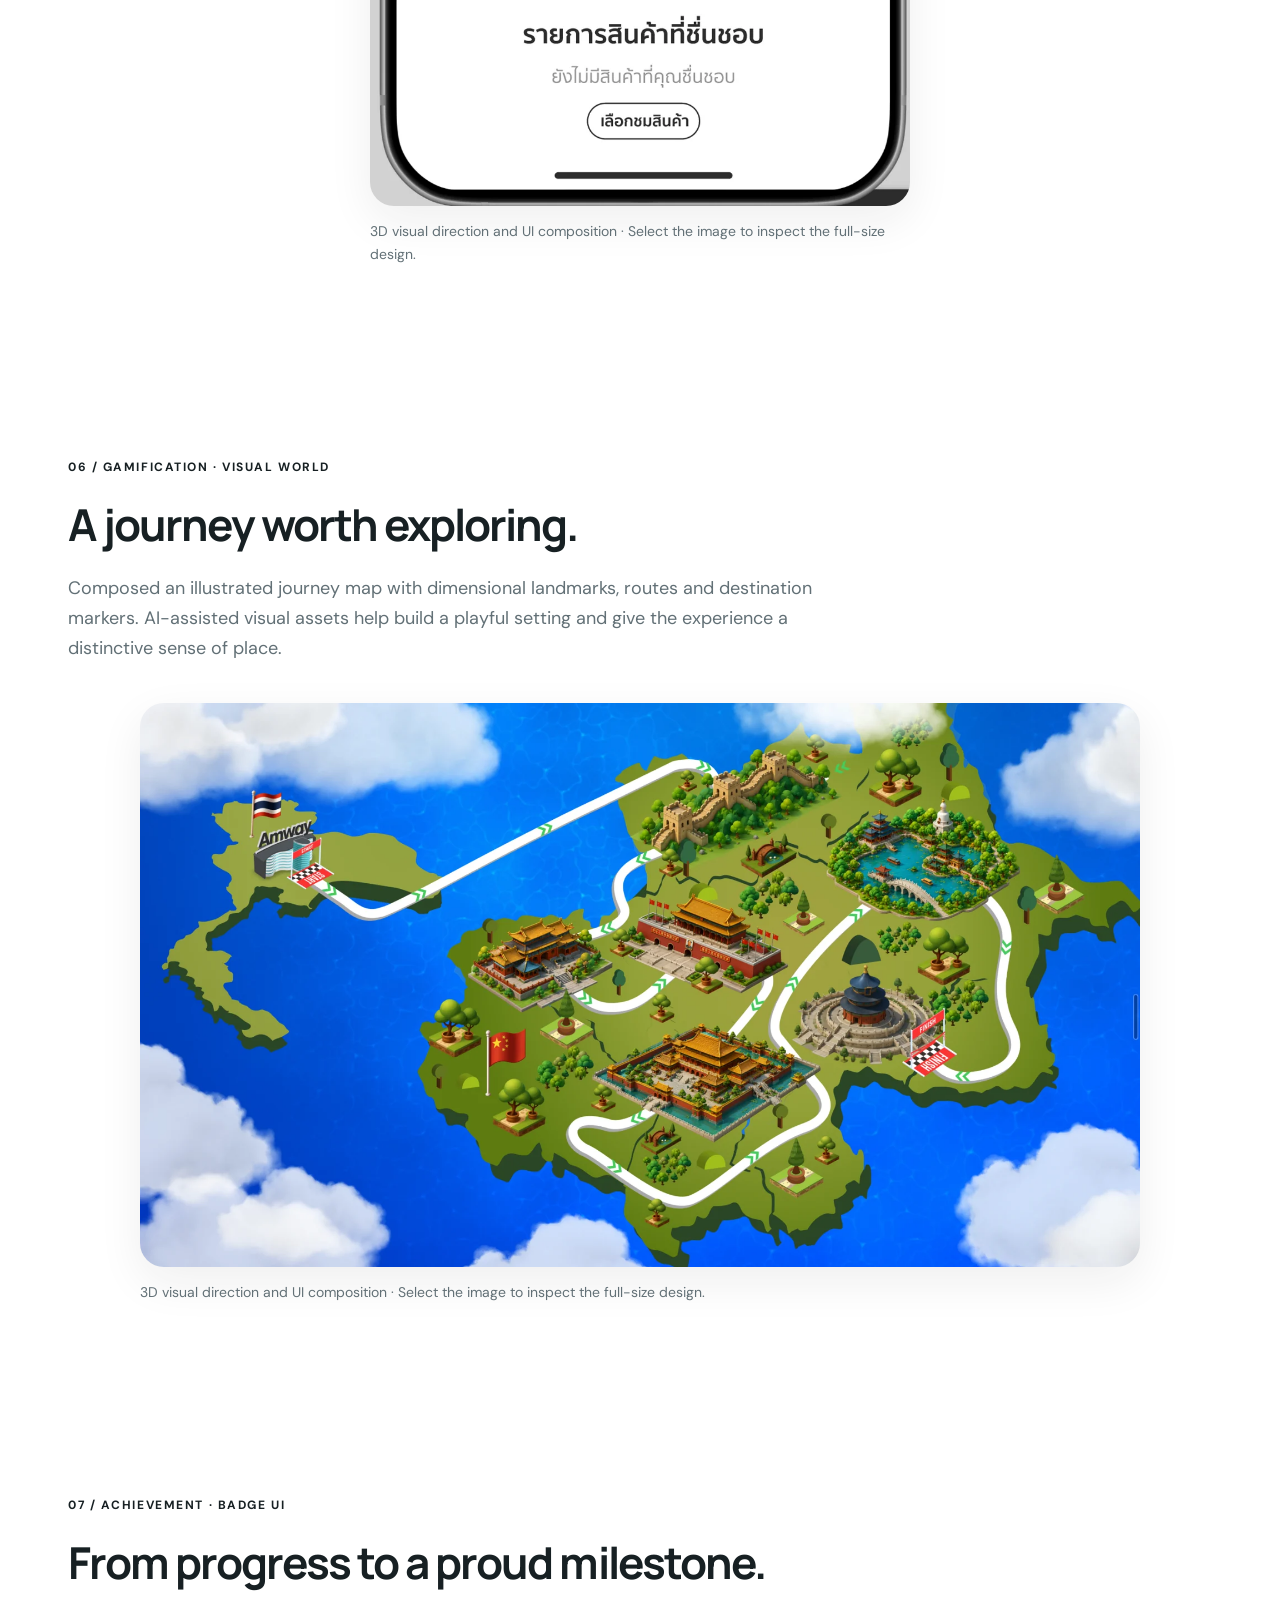
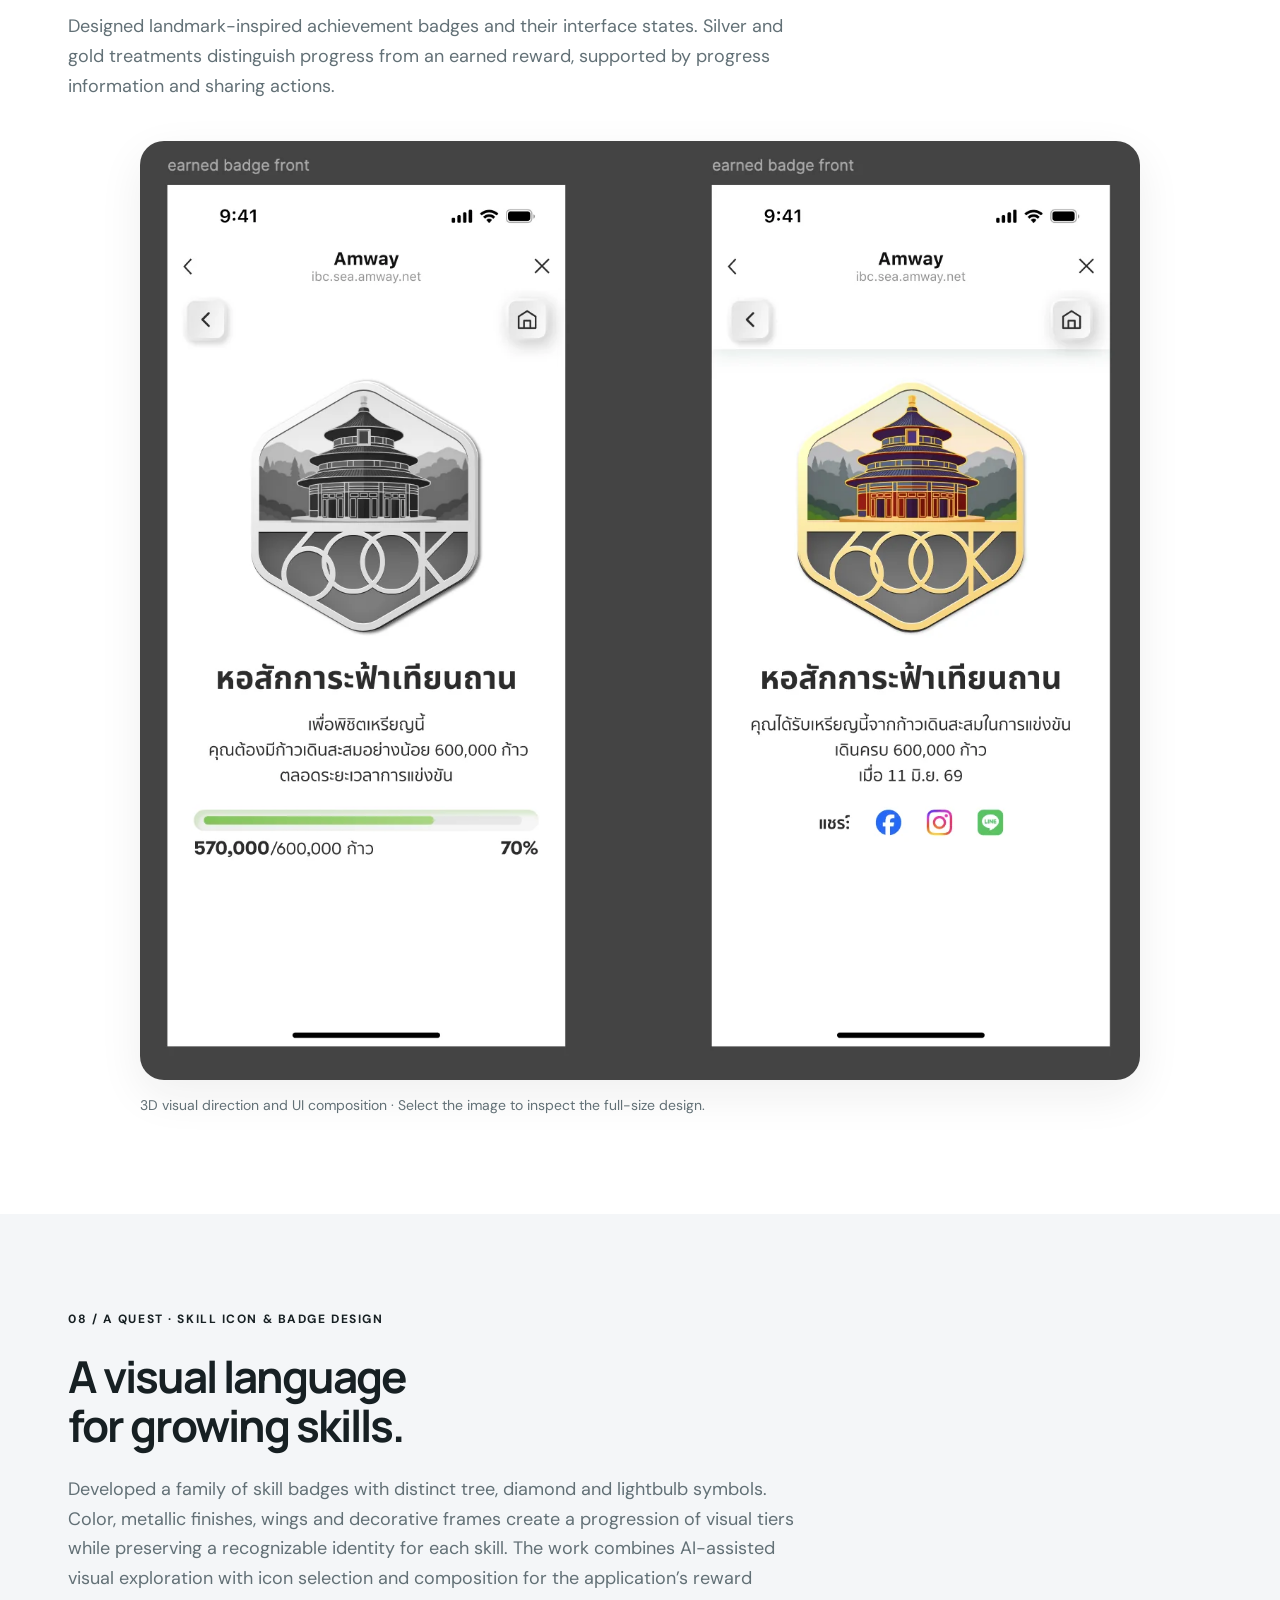
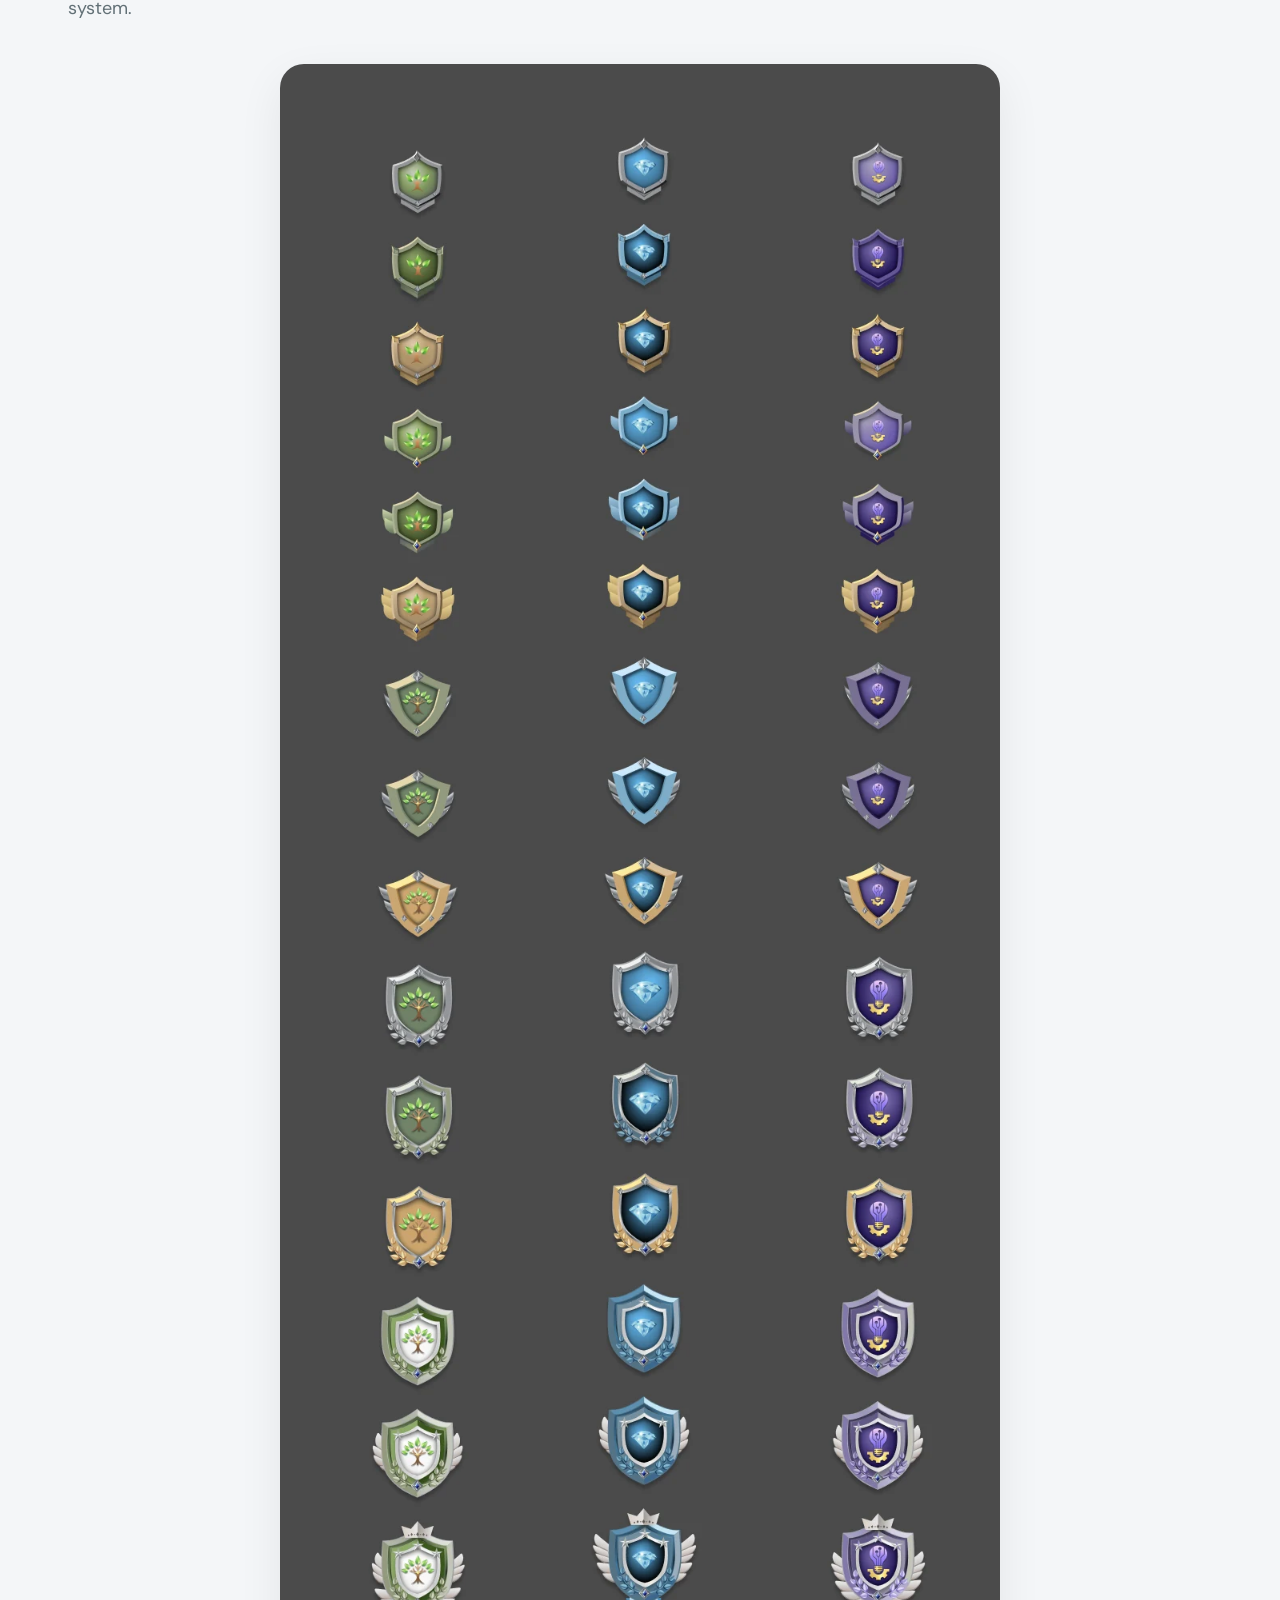
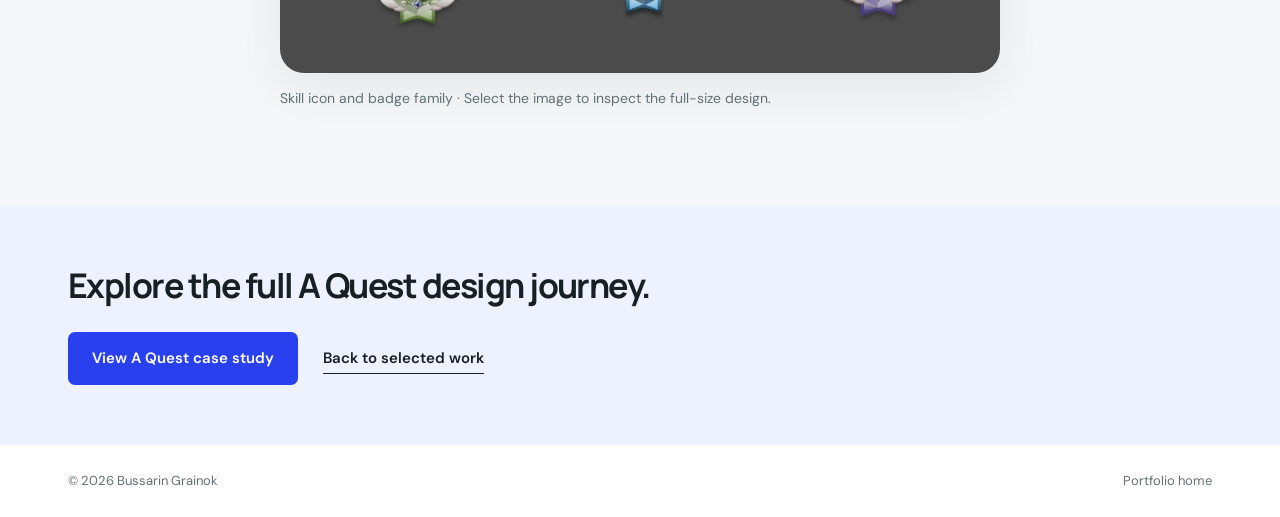
<file: portfolio/ai-visual-design.html>
<!doctype html><html lang="en"><head><base href="/portfolio/"><meta charset="utf-8"><meta name="viewport" content="width=device-width, initial-scale=1"><title>AI-assisted 3D & UI Design · Bussarin Grainok</title><meta name="description" content="AI-assisted UI and visual design by Bussarin Grainok: characters, icons, illustrations and gamification assets for mobile application experiences."><link rel="stylesheet" href="/style.css"><link rel="icon" href="data:image/svg+xml,%3Csvg xmlns='http://www.w3.org/2000/svg' viewBox='0 0 40 40'%3E%3Crect width='40' height='40' rx='10' fill='%232940ef'/%3E%3Ctext x='8' y='29' font-family='Arial' font-size='27' font-weight='700' fill='white'%3EB%3C/text%3E%3C/svg%3E"></head><body><a class="skip" href="#case-content">Skip to case study</a><header class="wrap nav"><a class="brand" href="index.html">Bussarin<span>.</span></a><nav aria-label="Main navigation"><a href="index.html#work">All work</a><a href="index.html#about">About</a><a href="https://bussarin-portfolio-h5umnmlcv-bussarin1702-8698.vercel.app/assets/Bussarin_Grainok_Resume_2026.pdf" target="_blank">Resume</a></nav></header>
<main id="case-content"><section class="wrap case-hero"><p class="eyebrow">UI DESIGN · ART DIRECTION · AI-ASSISTED VISUALS</p><h1>Creative ideas.<br>Faster exploration.</h1><p class="case-intro">Bringing characters, icons and rewarding moments into everyday application experiences.</p><p>I combine UI design with AI-assisted image creation to explore visual ideas faster and give digital experiences a distinctive personality. My role connects creative direction, image selection and refinement, and interface composition — turning generated assets into a cohesive part of the product.</p><div class="case-meta"><div><span>My role</span><strong>UI design & visual direction</strong></div><div><span>Visual craft</span><strong>Characters, icons & illustrations</strong></div><div><span>Application scope</span><strong>Sign in, sign up, promotion, cart & A Quest</strong></div></div></section><section class="case-low"><div class="wrap section"><p class="eyebrow">HOW I WORK WITH AI</p><h2>From visual possibility<br>to purposeful UI.</h2><div class="process-grid"><div><span>01</span><h3>Set the direction</h3><p>Define the screen’s purpose, visual tone and the role of each character or icon.</p></div><div><span>02</span><h3>Explore with AI</h3><p>Use AI-assisted image creation to try creative directions and develop visual assets faster.</p></div><div><span>03</span><h3>Select & refine</h3><p>Curate imagery for style, clarity and relevance to the application experience.</p></div><div><span>04</span><h3>Compose the interface</h3><p>Bring assets into layouts with considered hierarchy, spacing, typography and interaction states.</p></div></div></div></section><section class="ai-gallery-section "><div class="wrap section"><p class="eyebrow">01 / SIGN IN & SIGN UP</p><h2>A welcoming first impression.</h2><p class="case-description">Designed authentication screens that combine clear form hierarchy with friendly character illustrations. AI-assisted imagery adds personality to the welcome and account creation experience, while the layout keeps the next action easy to find.</p><figure class="case-figure ai-figure "><a href="/assets/ai-auth.webp" target="_blank" rel="noopener" aria-label="Open full-size design"><img src="/assets/ai-auth.webp" alt="Welcome, sign-in and sign-up application UI with character illustrations" loading="lazy"></a><figcaption>UI and visual design · Select the image to explore the full-size work.</figcaption></figure></div></section><section class="ai-gallery-section case-low"><div class="wrap section"><p class="eyebrow">02 / COMMERCE & CATEGORY ICONS</p><h2>Small icons. A richer visual language.</h2><p class="case-description">Created a playful visual direction for product categories, using AI-assisted icons and integrating them with labels, product cards and navigation. The wider UI scope spans promotion and cart experiences, with visual assets composed around practical shopping tasks.</p><figure class="case-figure ai-figure ai-tall"><a href="/assets/ai-commerce.webp" target="_blank" rel="noopener" aria-label="Open full-size design"><img src="/assets/ai-commerce.webp" alt="Mobile commerce UI with three-dimensional category icons and product cards" loading="lazy"></a><figcaption>UI and visual design · Select the image to explore the full-size work.</figcaption></figure></div></section><section class="ai-gallery-section "><div class="wrap section"><p class="eyebrow">03 / A QUEST · STREAKS & REWARDS</p><h2>Make progress feel rewarding.</h2><p class="case-description">Combined expressive fire, ice and coin imagery with reward messaging to communicate active streaks, frozen progress and earned rewards. The visual treatment gives application states a distinct personality while keeping the message and action prominent.</p><figure class="case-figure ai-figure "><a href="/assets/ai-streaks.webp" target="_blank" rel="noopener" aria-label="Open full-size design"><img src="/assets/ai-streaks.webp" alt="A Quest streak reward and frozen streak interfaces with fire, ice and coin illustrations" loading="lazy"></a><figcaption>UI and visual design · Select the image to explore the full-size work.</figcaption></figure></div></section><section class="ai-gallery-section case-low"><div class="wrap section"><p class="eyebrow">04 / A QUEST · ACHIEVEMENT BADGES</p><h2>Turn milestones into collectibles.</h2><p class="case-description">Designed an achievement presentation with illustrated badges, skill names, levels and progress indicators. AI-assisted visual exploration helped develop a family of distinctive rewards that fit the application’s gamification direction.</p><figure class="case-figure ai-figure ai-tall"><a href="/assets/ai-badges.webp" target="_blank" rel="noopener" aria-label="Open full-size design"><img src="/assets/ai-badges.webp" alt="A Quest illustrated skill badges with levels and progress indicators" loading="lazy"></a><figcaption>UI and visual design · Select the image to explore the full-size work.</figcaption></figure></div></section><section class="ai-gallery-section"><div class="wrap section"><p class="eyebrow">05 / COMMERCE · FAVORITES</p><h2>An empty state with personality.</h2><p class="case-description">A soft 3D bookmark illustration adds warmth to the favorites sheet. The UI pairs a clear empty-state message with a direct action to browse products.</p><figure class="case-figure ai-figure ai-tall"><a href="/assets/ai-favorites.webp" target="_blank" rel="noopener" aria-label="Open full-size design"><img src="/assets/ai-favorites.webp" alt="Favorites empty-state bottom sheet with a blue three-dimensional bookmark and hearts" loading="lazy"></a><figcaption>3D visual direction and UI composition · Select the image to inspect the full-size design.</figcaption></figure></div></section><section class="ai-gallery-section"><div class="wrap section"><p class="eyebrow">06 / GAMIFICATION · VISUAL WORLD</p><h2>A journey worth exploring.</h2><p class="case-description">Composed an illustrated journey map with dimensional landmarks, routes and destination markers. AI-assisted visual assets help build a playful setting and give the experience a distinctive sense of place.</p><figure class="case-figure ai-figure "><a href="/assets/ai-map.webp" target="_blank" rel="noopener" aria-label="Open full-size design"><img src="/assets/ai-map.webp" alt="Illustrated Thailand-to-China journey map with dimensional landmarks and connected routes" loading="lazy"></a><figcaption>3D visual direction and UI composition · Select the image to inspect the full-size design.</figcaption></figure></div></section><section class="ai-gallery-section"><div class="wrap section"><p class="eyebrow">07 / ACHIEVEMENT · BADGE UI</p><h2>From progress to a proud milestone.</h2><p class="case-description">Designed landmark-inspired achievement badges and their interface states. Silver and gold treatments distinguish progress from an earned reward, supported by progress information and sharing actions.</p><figure class="case-figure ai-figure "><a href="/assets/ai-landmark-badges.webp" target="_blank" rel="noopener" aria-label="Open full-size design"><img src="/assets/ai-landmark-badges.webp" alt="Silver and gold landmark achievement badge interfaces with progress and earned states" loading="lazy"></a><figcaption>3D visual direction and UI composition · Select the image to inspect the full-size design.</figcaption></figure></div></section><section class="ai-gallery-section case-low" id="skill-icons"><div class="wrap section"><p class="eyebrow">08 / A QUEST · SKILL ICON & BADGE DESIGN</p><h2>A visual language<br>for growing skills.</h2><p class="case-description">Developed a family of skill badges with distinct tree, diamond and lightbulb symbols. Color, metallic finishes, wings and decorative frames create a progression of visual tiers while preserving a recognizable identity for each skill. The work combines AI-assisted visual exploration with icon selection and composition for the application’s reward system.</p><figure class="case-figure ai-figure" style="max-width:720px"><a href="/assets/ai-skill-icons.webp" target="_blank" rel="noopener" aria-label="Open full-size skill icon collection"><img src="/assets/ai-skill-icons.webp" alt="Three skill badge families featuring tree, diamond and lightbulb symbols across multiple visual tiers" loading="lazy"></a><figcaption>Skill icon and badge family · Select the image to inspect the full-size design.</figcaption></figure></div></section><section class="case-end"><div class="wrap"><h2>Explore the full A Quest design journey.</h2><a class="button" href="aquest.html">View A Quest case study</a><a class="text-link" href="index.html#work">Back to selected work</a></div></section></main><footer class="wrap"><span>© 2026 Bussarin Grainok</span><a href="index.html">Portfolio home</a></footer></body></html>
</file>
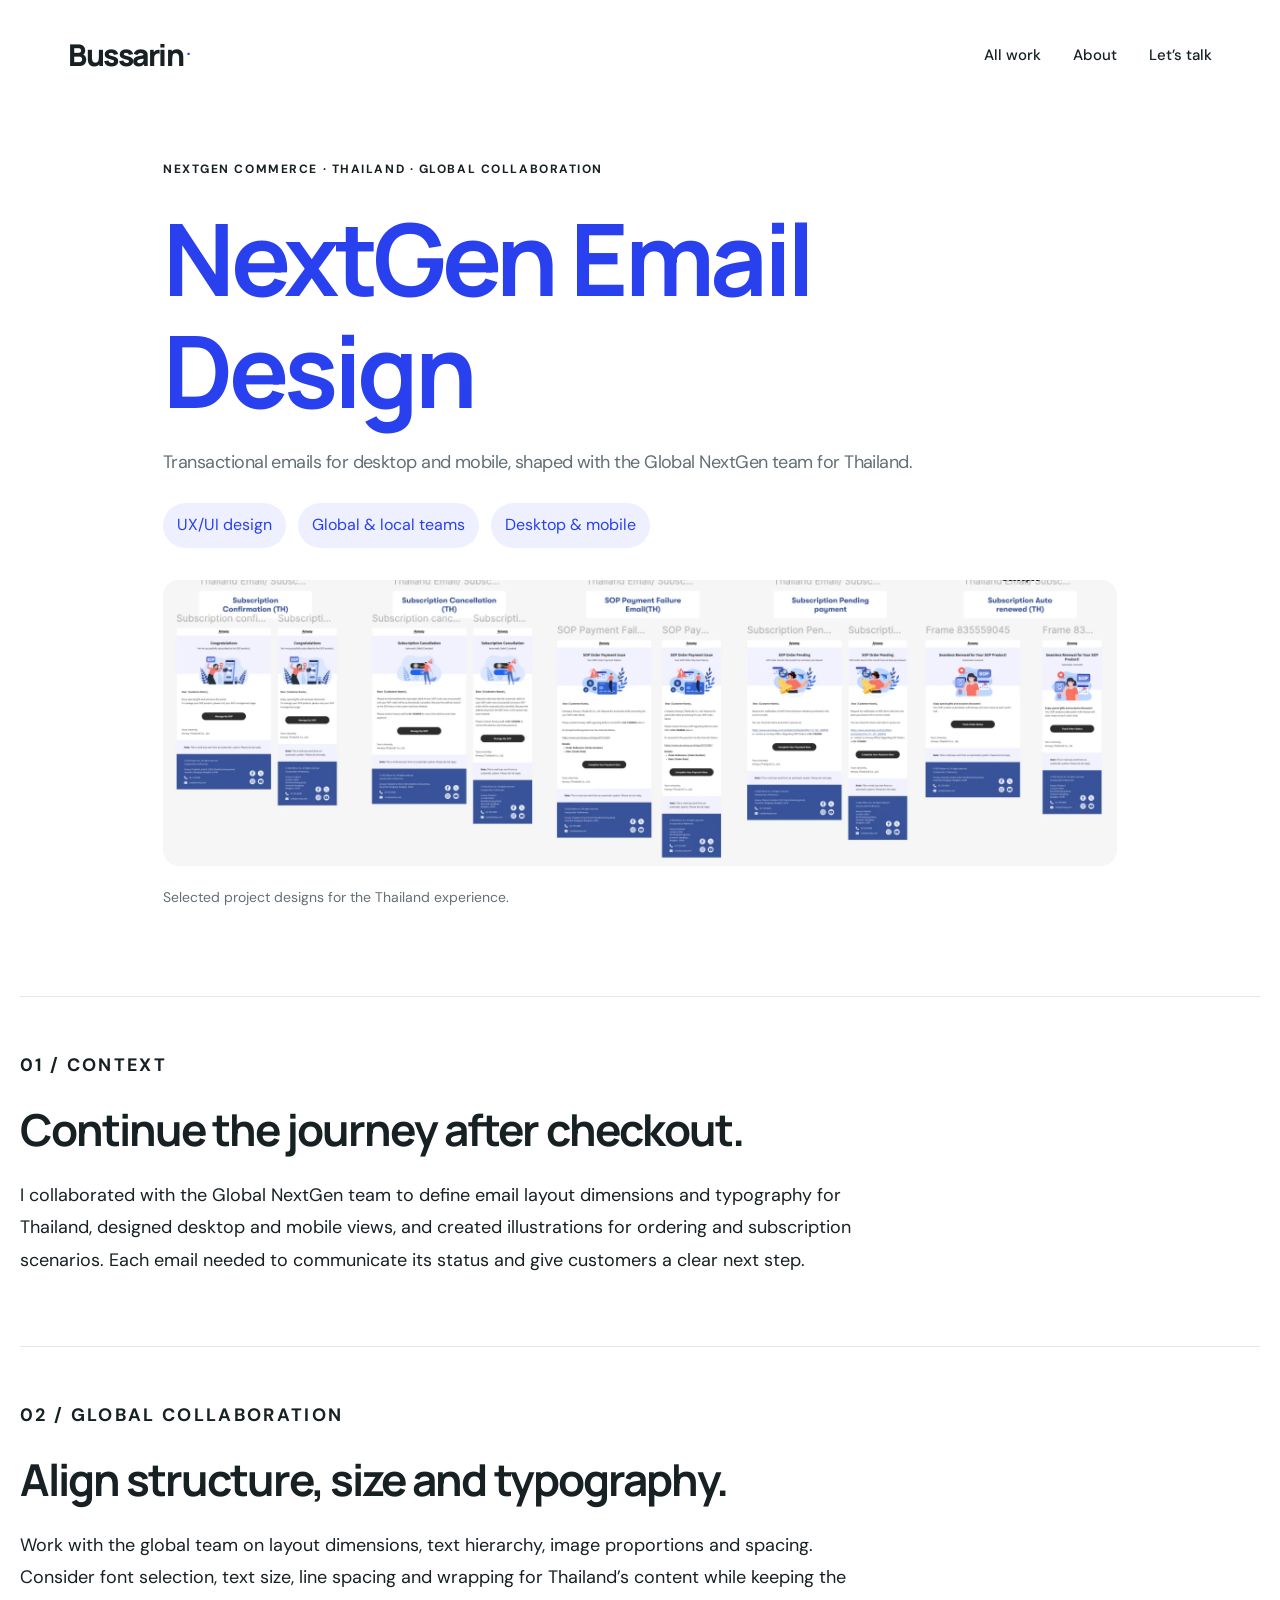
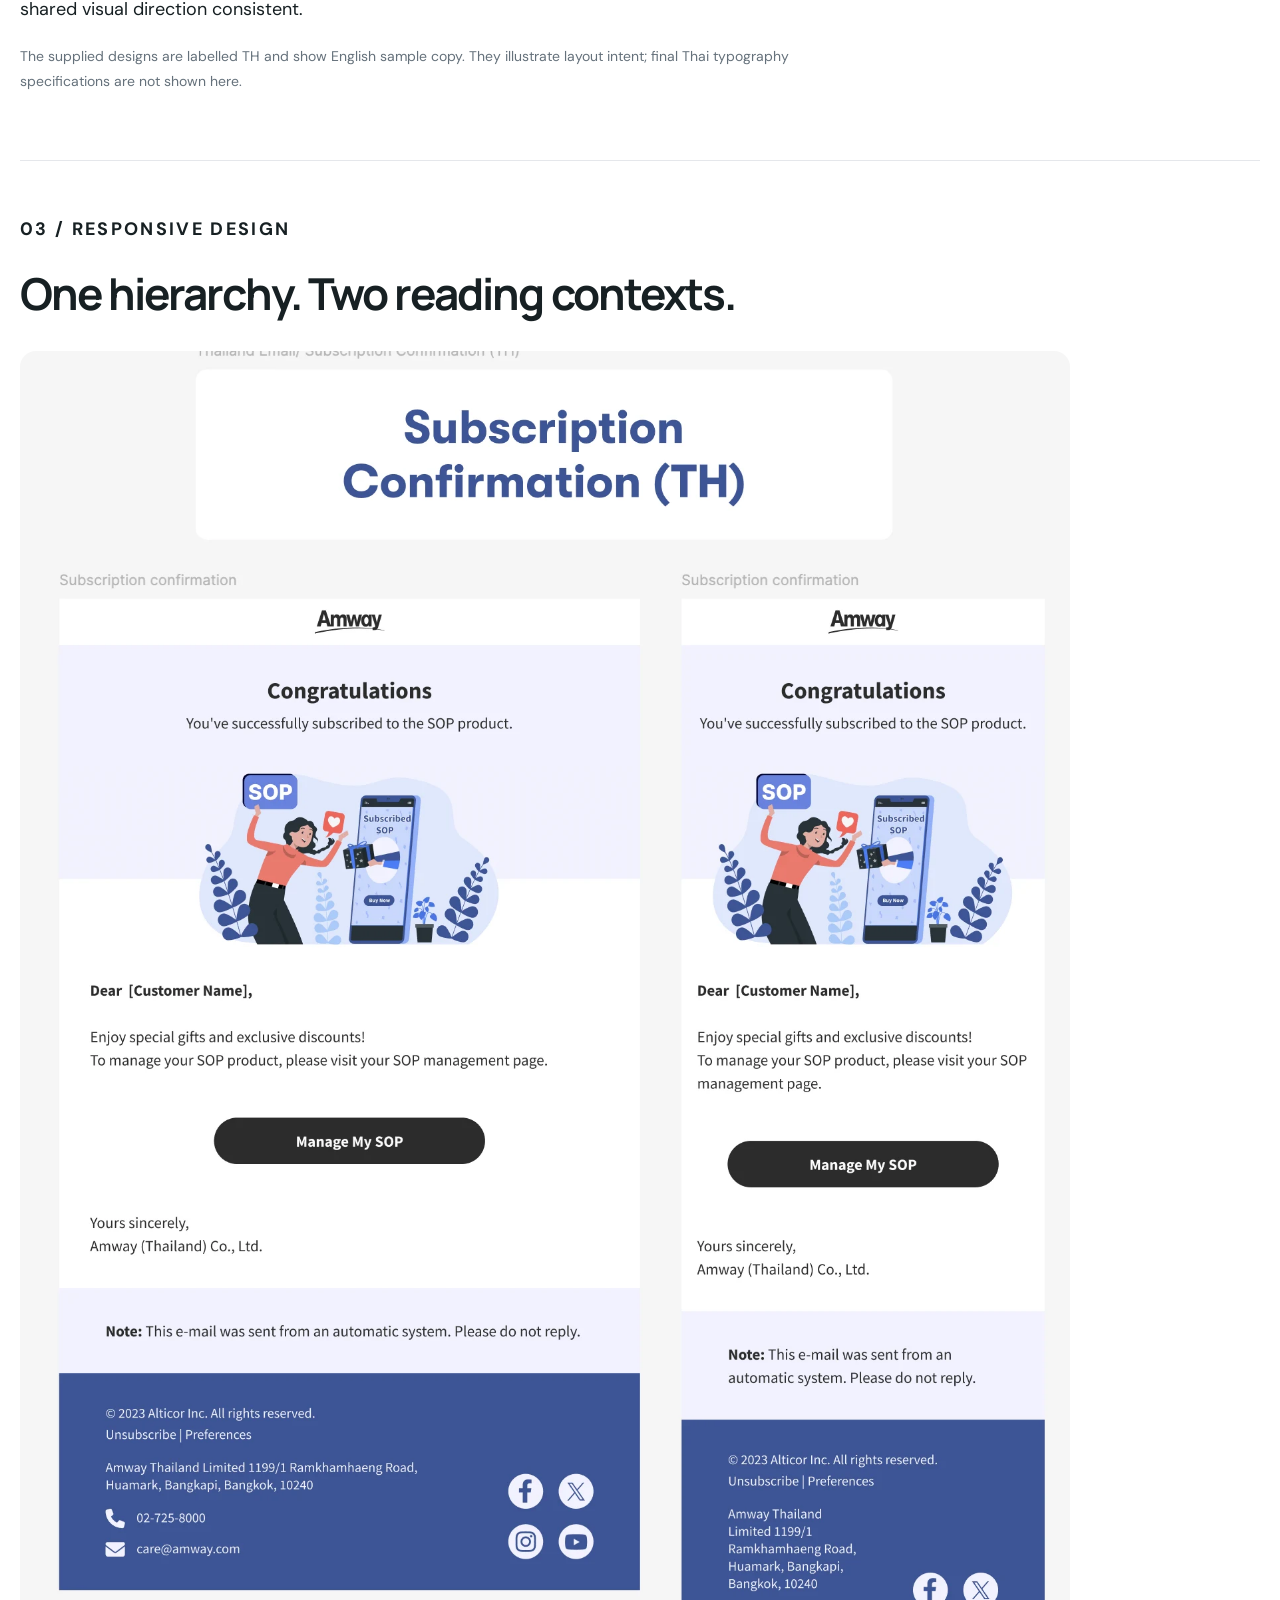
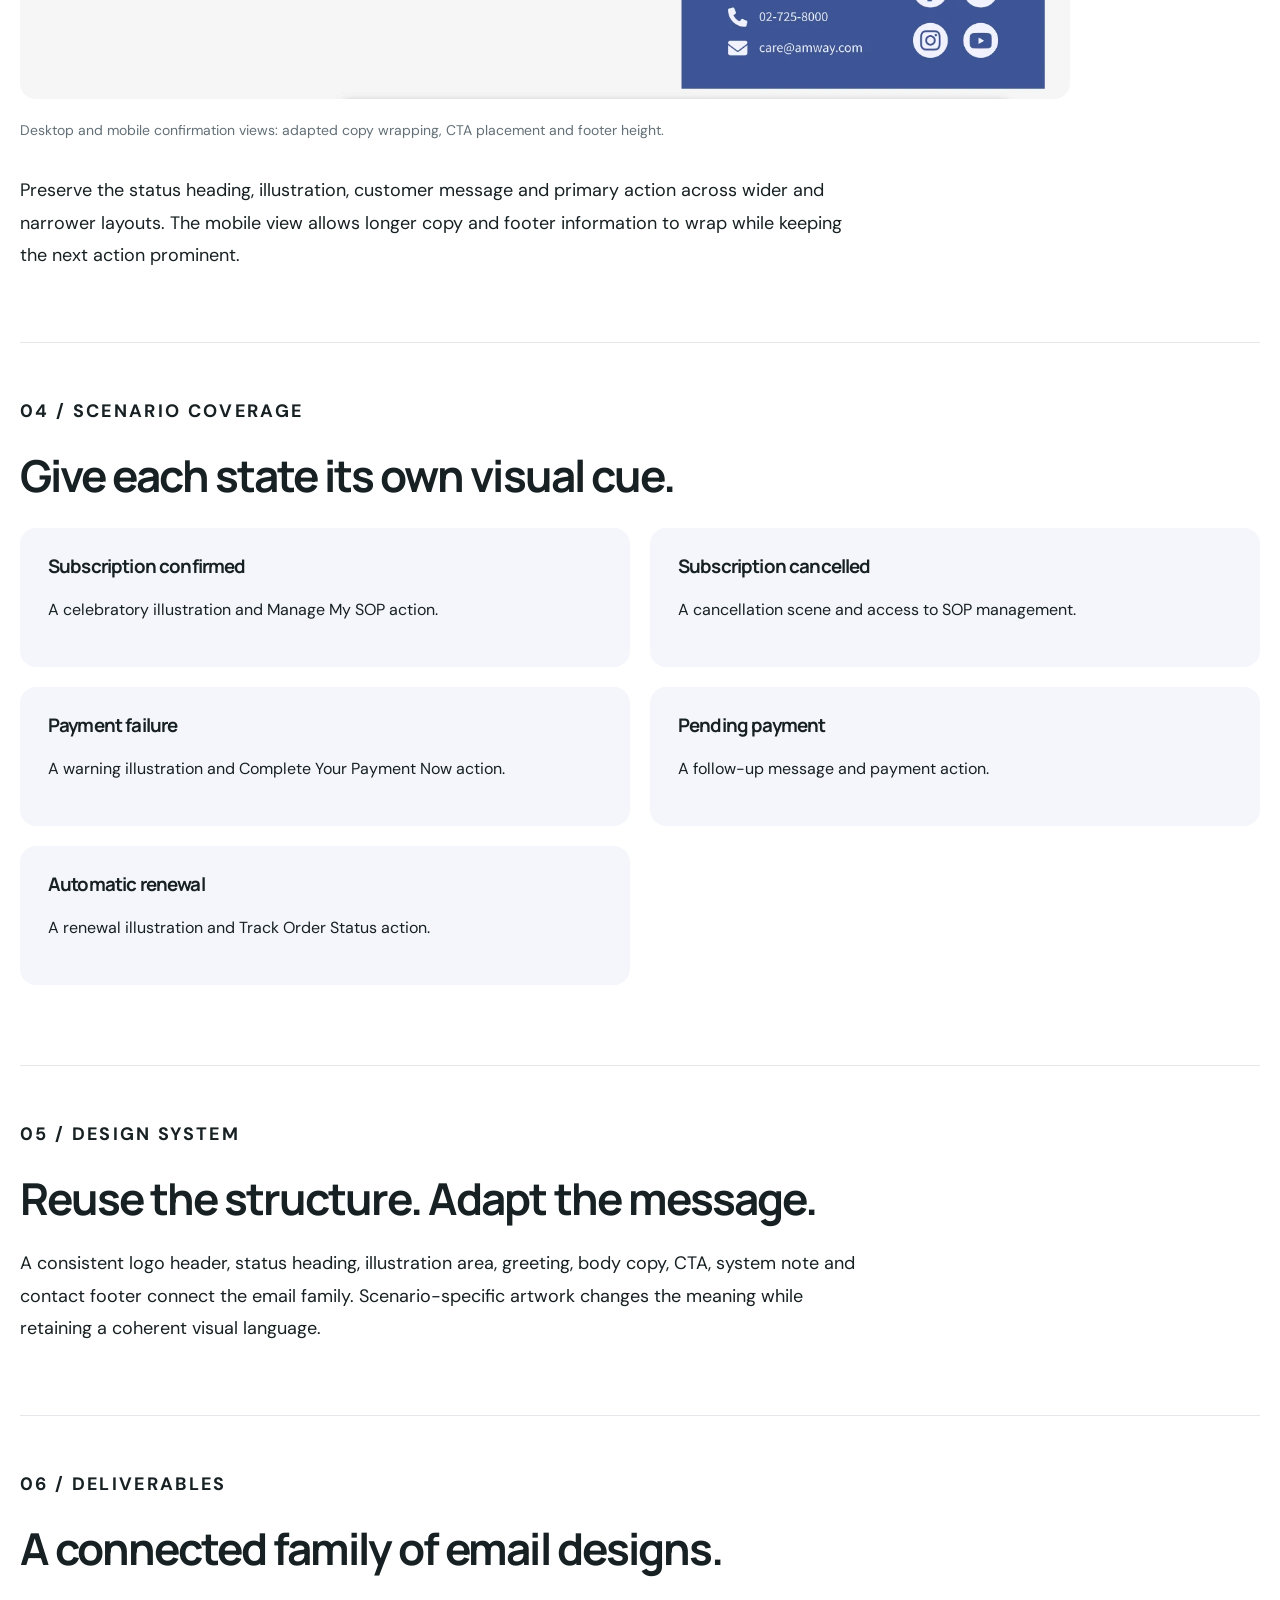
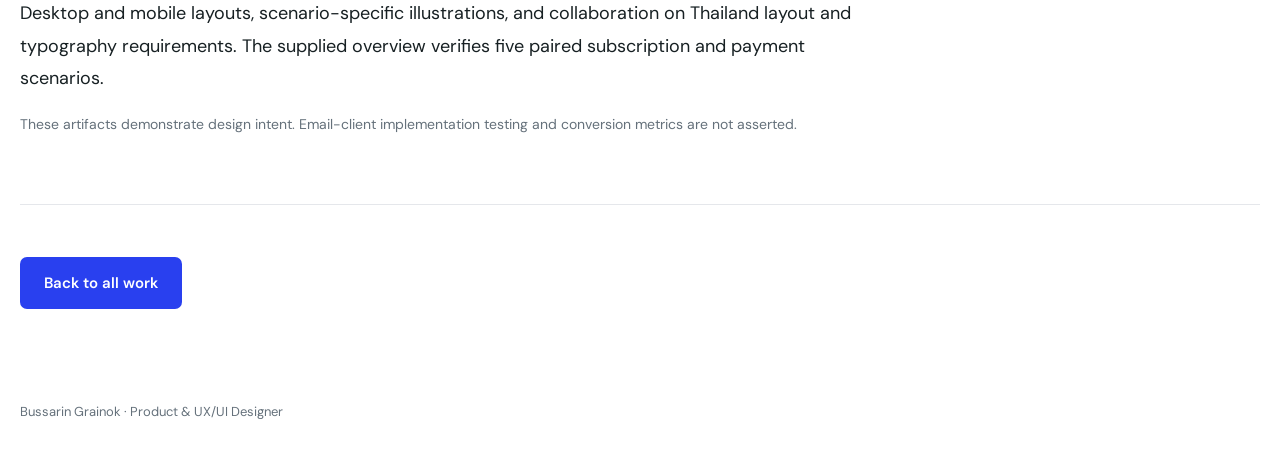
<file: portfolio/nextgen-email-design.html>
<!doctype html><html lang="en"><head><base href="/portfolio/"><meta charset="utf-8"><meta name="viewport" content="width=device-width,initial-scale=1"><title>NextGen Email Design · Bussarin Grainok</title><link rel="stylesheet" href="/style.css"><link rel="stylesheet" href="/nextgen.css"></head><body><a class="skip" href="#case-content">Skip to case study</a><header class="wrap nav"><a class="brand" href="index.html">Bussarin<span>.</span></a><nav aria-label="Main navigation"><a href="index.html#work">All work</a><a href="index.html#about">About</a><a href="mailto:bussarin1702@gmail.com">Let’s talk</a></nav></header><main id="case-content"><section class="wrap case-hero"><p class="eyebrow">NEXTGEN COMMERCE · THAILAND · GLOBAL COLLABORATION</p><h1>NextGen Email Design</h1><p class="case-intro">Transactional emails for desktop and mobile, shaped with the Global NextGen team for Thailand.</p><div class="ng-meta"><span>UX/UI design</span><span>Global & local teams</span><span>Desktop & mobile</span></div><figure class="ng-hero"><img src="/assets/nextgen-email-overview.webp" alt="NextGen Email Design design overview"><figcaption>Selected project designs for the Thailand experience.</figcaption></figure></section><section class="wrap ng-section"><p class="eyebrow">01 / CONTEXT</p><h2>Continue the journey after checkout.</h2><p>I collaborated with the Global NextGen team to define email layout dimensions and typography for Thailand, designed desktop and mobile views, and created illustrations for ordering and subscription scenarios. Each email needed to communicate its status and give customers a clear next step.</p></section><section class="wrap ng-section"><p class="eyebrow">02 / GLOBAL COLLABORATION</p><h2>Align structure, size and typography.</h2><p>Work with the global team on layout dimensions, text hierarchy, image proportions and spacing. Consider font selection, text size, line spacing and wrapping for Thailand’s content while keeping the shared visual direction consistent.</p><p class="ng-note">The supplied designs are labelled TH and show English sample copy. They illustrate layout intent; final Thai typography specifications are not shown here.</p></section><section class="wrap ng-section"><p class="eyebrow">03 / RESPONSIVE DESIGN</p><h2>One hierarchy. Two reading contexts.</h2><figure class="ng-detail"><img src="/assets/nextgen-email-responsive.webp" alt="Subscription confirmation email in desktop and mobile layouts" loading="lazy"><figcaption>Desktop and mobile confirmation views: adapted copy wrapping, CTA placement and footer height.</figcaption></figure><p>Preserve the status heading, illustration, customer message and primary action across wider and narrower layouts. The mobile view allows longer copy and footer information to wrap while keeping the next action prominent.</p></section><section class="wrap ng-section"><p class="eyebrow">04 / SCENARIO COVERAGE</p><h2>Give each state its own visual cue.</h2><div class="ng-grid"><article><h3>Subscription confirmed</h3><p>A celebratory illustration and Manage My SOP action.</p></article><article><h3>Subscription cancelled</h3><p>A cancellation scene and access to SOP management.</p></article><article><h3>Payment failure</h3><p>A warning illustration and Complete Your Payment Now action.</p></article><article><h3>Pending payment</h3><p>A follow-up message and payment action.</p></article><article><h3>Automatic renewal</h3><p>A renewal illustration and Track Order Status action.</p></article></div></section><section class="wrap ng-section"><p class="eyebrow">05 / DESIGN SYSTEM</p><h2>Reuse the structure. Adapt the message.</h2><p>A consistent logo header, status heading, illustration area, greeting, body copy, CTA, system note and contact footer connect the email family. Scenario-specific artwork changes the meaning while retaining a coherent visual language.</p></section><section class="wrap ng-section"><p class="eyebrow">06 / DELIVERABLES</p><h2>A connected family of email designs.</h2><p>Desktop and mobile layouts, scenario-specific illustrations, and collaboration on Thailand layout and typography requirements. The supplied overview verifies five paired subscription and payment scenarios.</p><p class="ng-note">These artifacts demonstrate design intent. Email-client implementation testing and conversion metrics are not asserted.</p></section><section class="wrap ng-section"><a class="button" href="index.html#work">Back to all work</a></section></main><footer class="wrap ng-footer">Bussarin Grainok · Product & UX/UI Designer</footer></body></html>
</file>
<file: style.css>
@import url('https://fonts.googleapis.com/css2?family=DM+Sans:wght@400;500;600;700&family=Manrope:wght@400;500;600;700;800&display=swap');
:root{--ink:#172023;--muted:#627076;--blue:#2940ef;--line:#dfe5e8;--soft:#f3f5f8}*{box-sizing:border-box}html{scroll-behavior:smooth;scroll-padding-top:24px}body{margin:0;background:#fff;color:var(--ink);font-family:'DM Sans',Arial,sans-serif;font-size:16px;line-height:1.65}h1,h2,h3,.brand{font-family:Manrope,Arial,sans-serif;line-height:1.12;letter-spacing:-.045em}h1,h2,h3,p{margin-top:0}a{color:inherit;text-decoration:none}button{font:inherit;color:inherit;cursor:pointer}.wrap{max-width:1240px;padding-inline:48px;margin:auto}.nav{height:110px;display:flex;align-items:center;justify-content:space-between}.brand{font-size:30px;font-weight:800;letter-spacing:-1.5px}.brand span{color:var(--blue);font-size:16px;vertical-align:super;margin-left:3px}nav{display:flex;gap:32px;align-items:center;font-size:15px;font-weight:500}.nav-contact{border:1px solid var(--line);border-radius:100px;padding:10px 22px}a:hover,.project-info button:hover{color:var(--blue)}.hero{display:grid;grid-template-columns:1.35fr 1fr;gap:50px;align-items:center;padding-top:55px;padding-bottom:84px}.eyebrow{font-size:12px;font-weight:700;letter-spacing:.13em;line-height:1.5;margin-bottom:24px}.hero h1{font-size:clamp(42px,5.2vw,68px);font-weight:800;margin-bottom:28px}.hero h1 span{color:var(--blue)}.intro{max-width:490px;font-size:20px;line-height:1.65;color:var(--muted)}.actions{display:flex;gap:28px;align-items:center;margin-top:33px}.button{display:inline-flex;background:var(--blue);color:#fff;border-radius:7px;padding:14px 24px;font-weight:600;font-size:15px}.button:hover{background:#1c2ab4;color:#fff}.text-link{font-size:15px;font-weight:600;border-bottom:1px solid var(--ink);padding-bottom:5px}.hero-note{margin-top:48px;display:flex;align-items:center;gap:24px}.hero-note strong{font-family:Manrope,sans-serif;font-size:30px;letter-spacing:-.04em}.hero-note span{font-size:14px;line-height:1.5;border-left:1px solid var(--line);padding-left:24px;color:var(--muted)}.portrait{position:relative;isolation:isolate;padding:26px 0 0 22px}.portrait-backdrop{position:absolute;inset:0 26px 36px 0;border-radius:150px 150px 16px 16px;background:#cdd9ff;z-index:-1}.portrait img{display:block;width:100%;height:390px;object-fit:cover;object-position:center 35%;border-radius:130px 130px 12px 12px;filter:saturate(.85)}.portrait-caption{background:var(--ink);color:#fff;padding:18px 24px;display:flex;flex-direction:column;position:relative;margin-left:35px;margin-top:-24px;border-radius:8px;font-size:17px;line-height:1.5;width:max-content;max-width:90%}.portrait-caption span:last-child{color:#a7b3f9}.expertise-strip{border-top:1px solid var(--line);border-bottom:1px solid var(--line)}.expertise-strip .wrap{display:flex;justify-content:space-between;gap:20px;padding-block:24px;font-size:15px;font-weight:500}.section{padding-block:96px}.section-heading{display:flex;justify-content:space-between;gap:50px;align-items:end;margin-bottom:42px}h2{font-size:44px;font-weight:700;margin-bottom:0}.section-heading>p{max-width:330px;color:var(--muted);margin-bottom:4px}.projects{display:grid;grid-template-columns:1fr 1fr;gap:42px 30px}.featured{grid-column:1/-1}.project-image{display:block;position:relative;padding:40px;border:0;width:100%;height:330px;overflow:hidden;border-radius:12px}.featured .project-image{height:440px;padding:45px 90px}.create{background:#d9e4fd}.exo{background:#f4e8da}.selfguide{background:#e7efea}.project-image img{width:100%;height:100%;object-fit:contain;transition:transform .35s}.project-image:hover img{transform:scale(1.035)}.view-tag{position:absolute;bottom:18px;right:18px;border-radius:100px;background:white;padding:8px 16px;font-size:13px;font-weight:600;box-shadow:0 4px 15px #00000008}.project-info{display:flex;justify-content:space-between;padding-top:22px}.project-info .eyebrow{font-size:12px;margin-bottom:7px;color:var(--muted)}.project-info h3{font-size:27px;margin-bottom:9px}.project-info h3 button{padding:0;border:0;background:none;text-align:left;font:inherit;letter-spacing:inherit}.project-info p:last-child{font-size:15px;color:var(--muted);margin:0}.project-number{font-size:14px;color:var(--muted)}.archive{display:inline-block;margin-top:42px}.about{background:var(--soft);padding-block:88px}.about-grid{display:grid;grid-template-columns:1fr 1.2fr;gap:80px}.about h2{font-size:50px}.about h2 span{color:var(--blue)}.about-lead{font-size:24px;line-height:1.5;letter-spacing:-.025em;color:var(--ink)!important}.about-grid>div>p:not(.eyebrow){color:var(--muted)}.skills{display:flex;gap:8px;flex-wrap:wrap;margin:27px 0}.skills span{font-size:13px;padding:6px 12px;border:1px solid #cfd7e1;border-radius:5px;background:#fff}.secondary{background:var(--ink)}.career{display:grid;grid-template-columns:repeat(3,1fr);gap:36px;margin-top:34px}.career>div{border-top:1px solid var(--line);padding-top:24px}.career span{font-size:14px;color:var(--blue)}.career h3{font-size:23px;line-height:1.3;margin:16px 0 9px}.career p{font-size:14px;color:var(--muted)}.contact{background:var(--blue);color:#fff;padding-block:72px}.contact h2{font-size:64px;margin-bottom:30px}.email{font-size:25px;border-bottom:1px solid #ffffff70;word-break:break-word}.contact a:hover{color:#d2ddff}.contact-bottom{display:flex;gap:35px;align-items:end;margin-top:48px;font-size:14px}.contact-bottom p{margin:0;flex:1;color:#d0d7ff}footer{display:flex;justify-content:space-between;padding-block:25px;font-size:13px;color:var(--muted)}dialog{border:0;border-radius:16px;padding:45px;max-width:800px;width:calc(100% - 32px);max-height:90vh;color:var(--ink)}dialog::backdrop{background:#101a2bcc;backdrop-filter:blur(6px)}dialog h2{font-size:36px;margin-bottom:20px}dialog h3{font-size:20px;margin-top:27px;letter-spacing:-.02em}dialog img{display:block;width:100%;height:260px;object-fit:contain;background:var(--soft);border-radius:10px;margin-bottom:25px}dialog p{color:var(--muted)}.close{position:absolute;right:14px;top:10px;background:transparent;border:0;font-size:30px;width:40px;height:40px;line-height:1}.skip{position:absolute;left:12px;top:-100px;background:var(--ink);color:white;padding:10px;z-index:10}.skip:focus{top:10px}:focus-visible{outline:3px solid #f49038;outline-offset:5px}@media(max-width:800px){.wrap{padding-inline:24px}.nav{height:85px}.brand{font-size:25px}nav{gap:18px;font-size:14px}.nav-contact{display:none}.hero{grid-template-columns:1fr;gap:45px;padding-top:35px;padding-bottom:55px}.hero h1{font-size:clamp(40px,8vw,64px)}.intro{font-size:19px}.portrait{max-width:450px;justify-self:center;width:100%}.portrait img{height:360px}.expertise-strip .wrap{flex-wrap:wrap;justify-content:flex-start;gap:12px 25px;font-size:14px}.section{padding-block:60px}.section-heading{display:block}.section-heading>p{margin-top:24px}h2{font-size:36px}.projects{grid-template-columns:1fr}.featured{grid-column:auto}.project-image,.featured .project-image{height:310px;padding:25px}.about{padding-block:60px}.about-grid{grid-template-columns:1fr;gap:32px}.about h2{font-size:42px}.about-lead{font-size:22px}.career{grid-template-columns:1fr;gap:20px}.contact h2{font-size:46px}.email{font-size:20px}.contact-bottom{flex-wrap:wrap;align-items:start;gap:20px}.contact-bottom p{flex-basis:100%}.actions{gap:18px;flex-wrap:wrap}dialog{padding:45px 24px 28px}dialog img{height:190px}}@media(prefers-reduced-motion:reduce){html{scroll-behavior:auto}.project-image img{transition:none}}
.aquest{background:#dce8ff;padding:25px!important}.aquest-cover{display:flex;justify-content:center;gap:25px;height:100%}.aquest-cover img{width:auto;max-width:44%;height:100%;object-fit:contain;border-radius:10px;box-shadow:0 12px 28px #13244c20}.case-hero{padding-top:50px;padding-bottom:55px;max-width:1050px}.case-hero h1{font-size:clamp(55px,9vw,100px);color:var(--blue);margin-bottom:24px}.case-intro{font-size:29px;line-height:1.4;letter-spacing:-.03em;max-width:760px}.case-hero>p:last-of-type{max-width:760px;color:var(--muted);font-size:18px}.case-meta{display:flex;gap:45px;padding-top:30px;border-top:1px solid var(--line);margin-top:36px;flex-wrap:wrap}.case-meta div{display:flex;flex-direction:column;gap:6px}.case-meta span{font-size:13px;color:var(--muted)}.case-meta strong{font-size:15px}.case-showcase{background:#f3f5fa;padding-block:65px}.case-showcase-title{display:flex;justify-content:space-between;align-items:end;gap:25px;margin-bottom:35px}.theme-toggle{display:flex;border:1px solid #b7c3d5;border-radius:100px;padding:5px;background:white}.theme-toggle button{border:0;background:none;padding:9px 24px;border-radius:100px;font-size:15px}.theme-toggle button.active{background:var(--blue);color:white}.app-preview{display:grid;grid-template-columns:1fr 1fr;align-items:center;gap:70px;border-radius:18px;padding:50px 70px;transition:background .2s,color .2s}.app-preview.dark{background:#002037;color:#fff}.app-preview.light{background:#dbefff;color:#092b3a}.app-preview>img{display:block;max-height:650px;width:100%;height:auto;object-fit:contain}.app-preview-copy h3{font-size:38px;max-width:300px}.app-preview-copy p{opacity:.8}.app-preview-copy .text-link{border-color:currentColor;display:inline-block;margin-top:15px}.app-preview.dark a:hover{color:#bfcaff}.process-grid{display:grid;grid-template-columns:repeat(4,1fr);gap:30px;margin-top:45px}.process-grid>div{border-top:1px solid var(--line);padding-top:20px}.process-grid span{color:var(--blue);font-size:14px}.process-grid h3{font-size:22px;line-height:1.3;margin:14px 0}.process-grid p{color:var(--muted);font-size:16px}.case-low{background:#f4f6f8}.case-description{max-width:750px;margin-top:25px;color:var(--muted);font-size:18px}.case-figure{margin:40px 0 0}.case-figure img{display:block;width:100%;height:auto;border-radius:12px;background:#eee}.case-figure a{display:block}.case-figure figcaption{margin-top:14px;font-size:14px;color:var(--muted)}.palette-figure{max-width:820px;margin-inline:auto}.case-end{padding-block:60px;background:#eef1ff}.case-end h2{font-size:34px;margin-bottom:28px}.case-end .text-link{margin-left:25px}@media(max-width:800px){.case-hero{padding-top:30px}.case-intro{font-size:24px}.case-meta{gap:20px}.case-showcase{padding-block:45px}.case-showcase-title{align-items:start;flex-direction:column}.app-preview{grid-template-columns:1fr;padding:28px;gap:28px}.app-preview>img{max-height:560px}.app-preview-copy h3{font-size:30px;max-width:none}.process-grid{grid-template-columns:1fr 1fr;gap:24px}.case-end .text-link{display:inline-block;margin:20px 0 0 15px}}@media(max-width:480px){.process-grid{grid-template-columns:1fr}.aquest-cover{gap:12px}.case-meta{flex-direction:column}.case-end .text-link{margin-left:0;display:block;width:max-content}}

.aquest-cover video{width:auto;max-width:44%;height:100%;object-fit:contain;border-radius:10px;box-shadow:0 12px 28px #13244c20}.app-preview>video{display:block;max-height:650px;width:100%;height:auto;object-fit:contain;border-radius:16px}@media(max-width:800px){.app-preview>video{max-height:560px}}
/* Clip the recording's rectangular corners to the rounded phone silhouette. */
.aquest-cover video{border-radius:16% / 8%;overflow:hidden;clip-path:inset(0 round 16% / 8%)}
.app-preview>video{width:auto;max-width:100%;justify-self:center;border-radius:16% / 8%;overflow:hidden;clip-path:inset(0 round 16% / 8%)}

.ai-cover{background:linear-gradient(120deg,#e7e9ff,#e8f8fa)}.featured .ai-cover{height:440px;padding:24px}.ai-cover img{border-radius:16px}.ai-figure{max-width:1000px;margin-inline:auto}.ai-tall{max-width:540px}.ai-figure img{border-radius:24px;box-shadow:0 15px 45px #17202312}.ai-gallery-section h2{max-width:800px}@media(max-width:800px){.featured .ai-cover{height:300px;padding:16px}.ai-figure img{border-radius:16px}}

.animation-section{background:#eef1ff}.motion-grid{display:grid;grid-template-columns:1fr 1fr;gap:30px}.motion-player{background:linear-gradient(145deg,#d9e3ff,#e8edf8);border-radius:24px;padding:32px;display:flex;justify-content:center}.motion-player video{display:block;width:auto;max-width:100%;height:530px;object-fit:contain;border-radius:16% / 8%;clip-path:inset(0 round 16% / 8%)}.motion-copy{padding-top:24px}.motion-copy .eyebrow{margin-bottom:12px;color:var(--muted)}.motion-copy h3{font-size:28px;margin-bottom:14px}.motion-copy>p:not(.eyebrow){color:var(--muted)}@media(max-width:800px){.motion-grid{grid-template-columns:1fr;gap:40px}.motion-player{padding:24px}.motion-player video{height:auto;max-height:560px;width:100%}}
</file>
<file: nextgen.css>
.ng-section{padding:52px 0;border-top:1px solid #e5e7eb}.ng-section>p{max-width:850px;font-size:18px;line-height:1.8}.ng-section h2{margin:12px 0 24px}.ng-meta{display:flex;gap:12px;flex-wrap:wrap;margin:28px 0}.ng-meta span{padding:9px 14px;border-radius:30px;background:#eef0ff;color:#2940ef}.ng-hero img,.ng-detail img{width:100%;height:auto;border-radius:16px}.ng-hero,.ng-detail{margin:32px 0}.ng-detail{max-width:1050px}.ng-hero figcaption,.ng-detail figcaption{font-size:14px;color:#637078;margin-top:12px}.ng-grid{display:grid;grid-template-columns:repeat(2,minmax(0,1fr));gap:20px;margin:28px 0}.ng-grid article,.ng-flow{padding:28px;background:#f4f6fb;border-radius:16px}.ng-grid p,.ng-flow p{line-height:1.7}.ng-note{font-size:14px!important;color:#65717b}.ng-footer{padding:40px 0;color:#65717b}@media(max-width:700px){.ng-grid{grid-template-columns:1fr}.ng-section{padding:32px 0}.ng-section>p{font-size:16px}}
</file>
